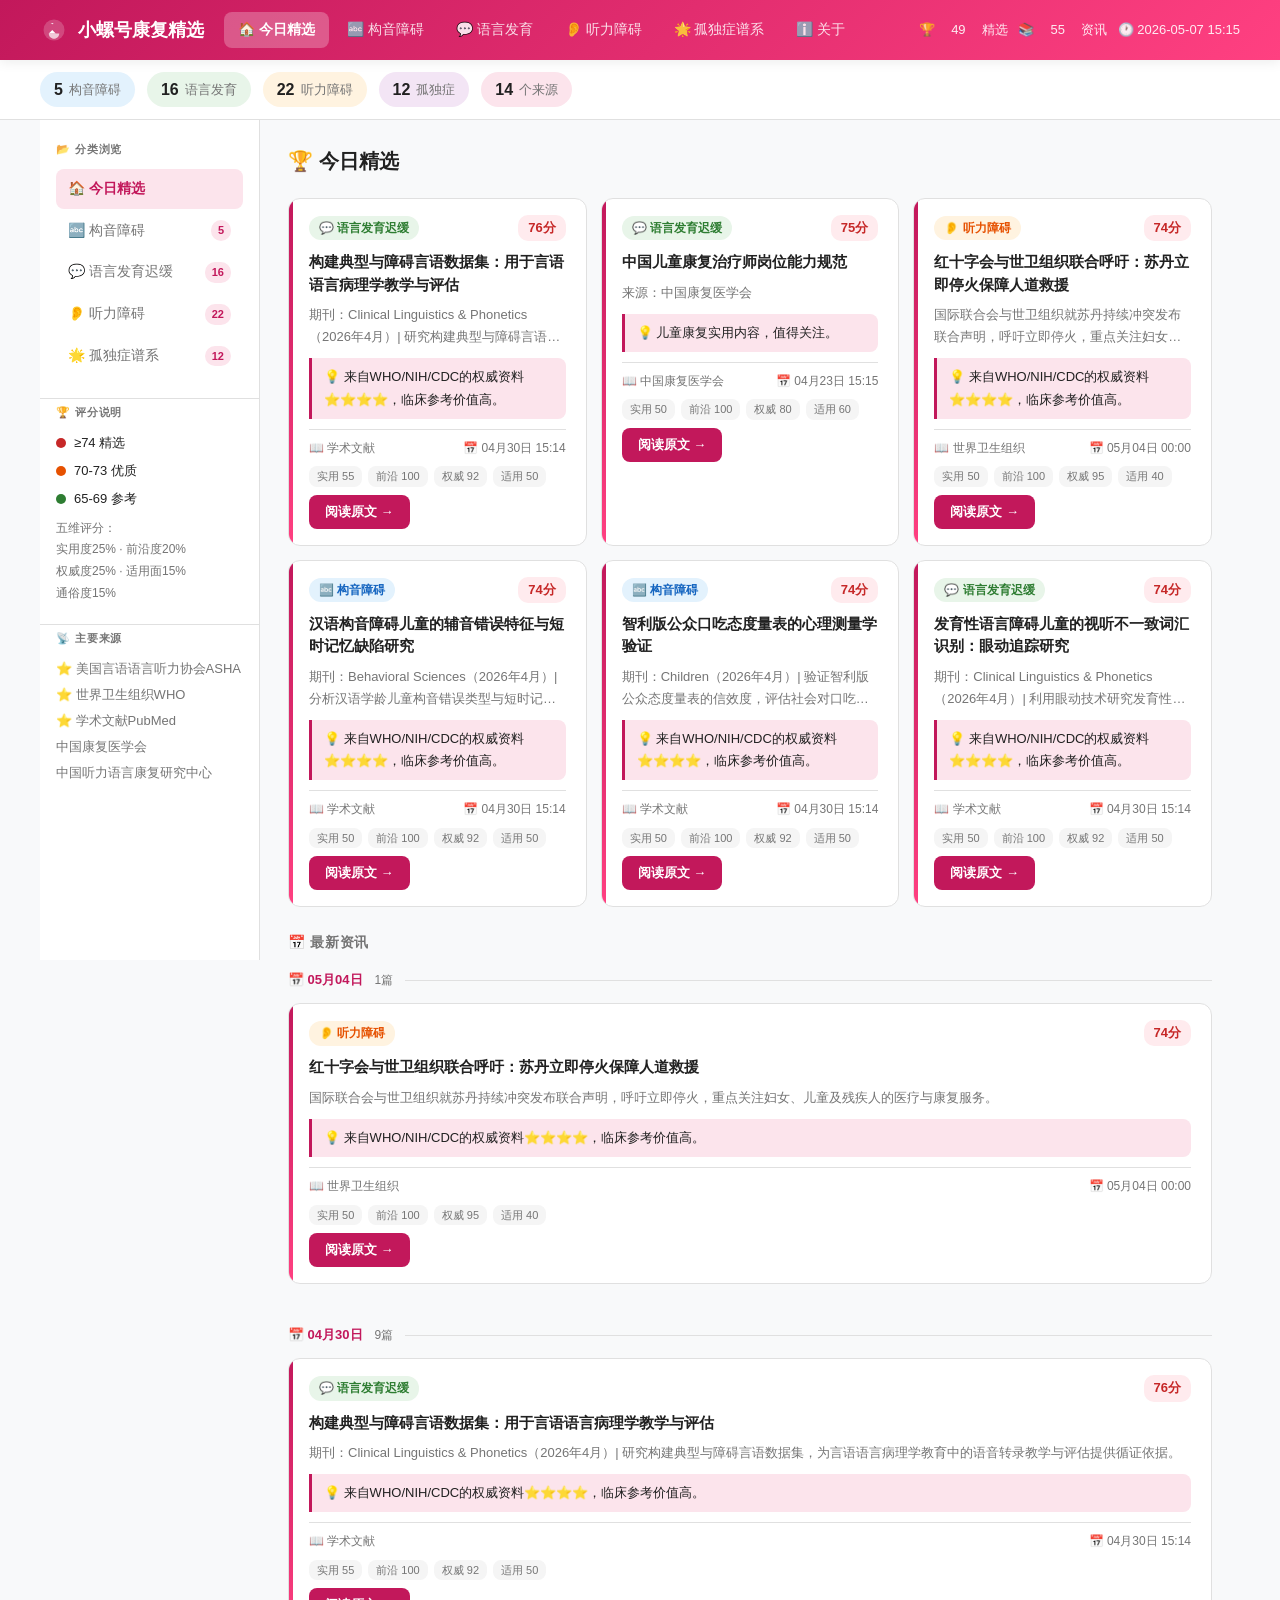
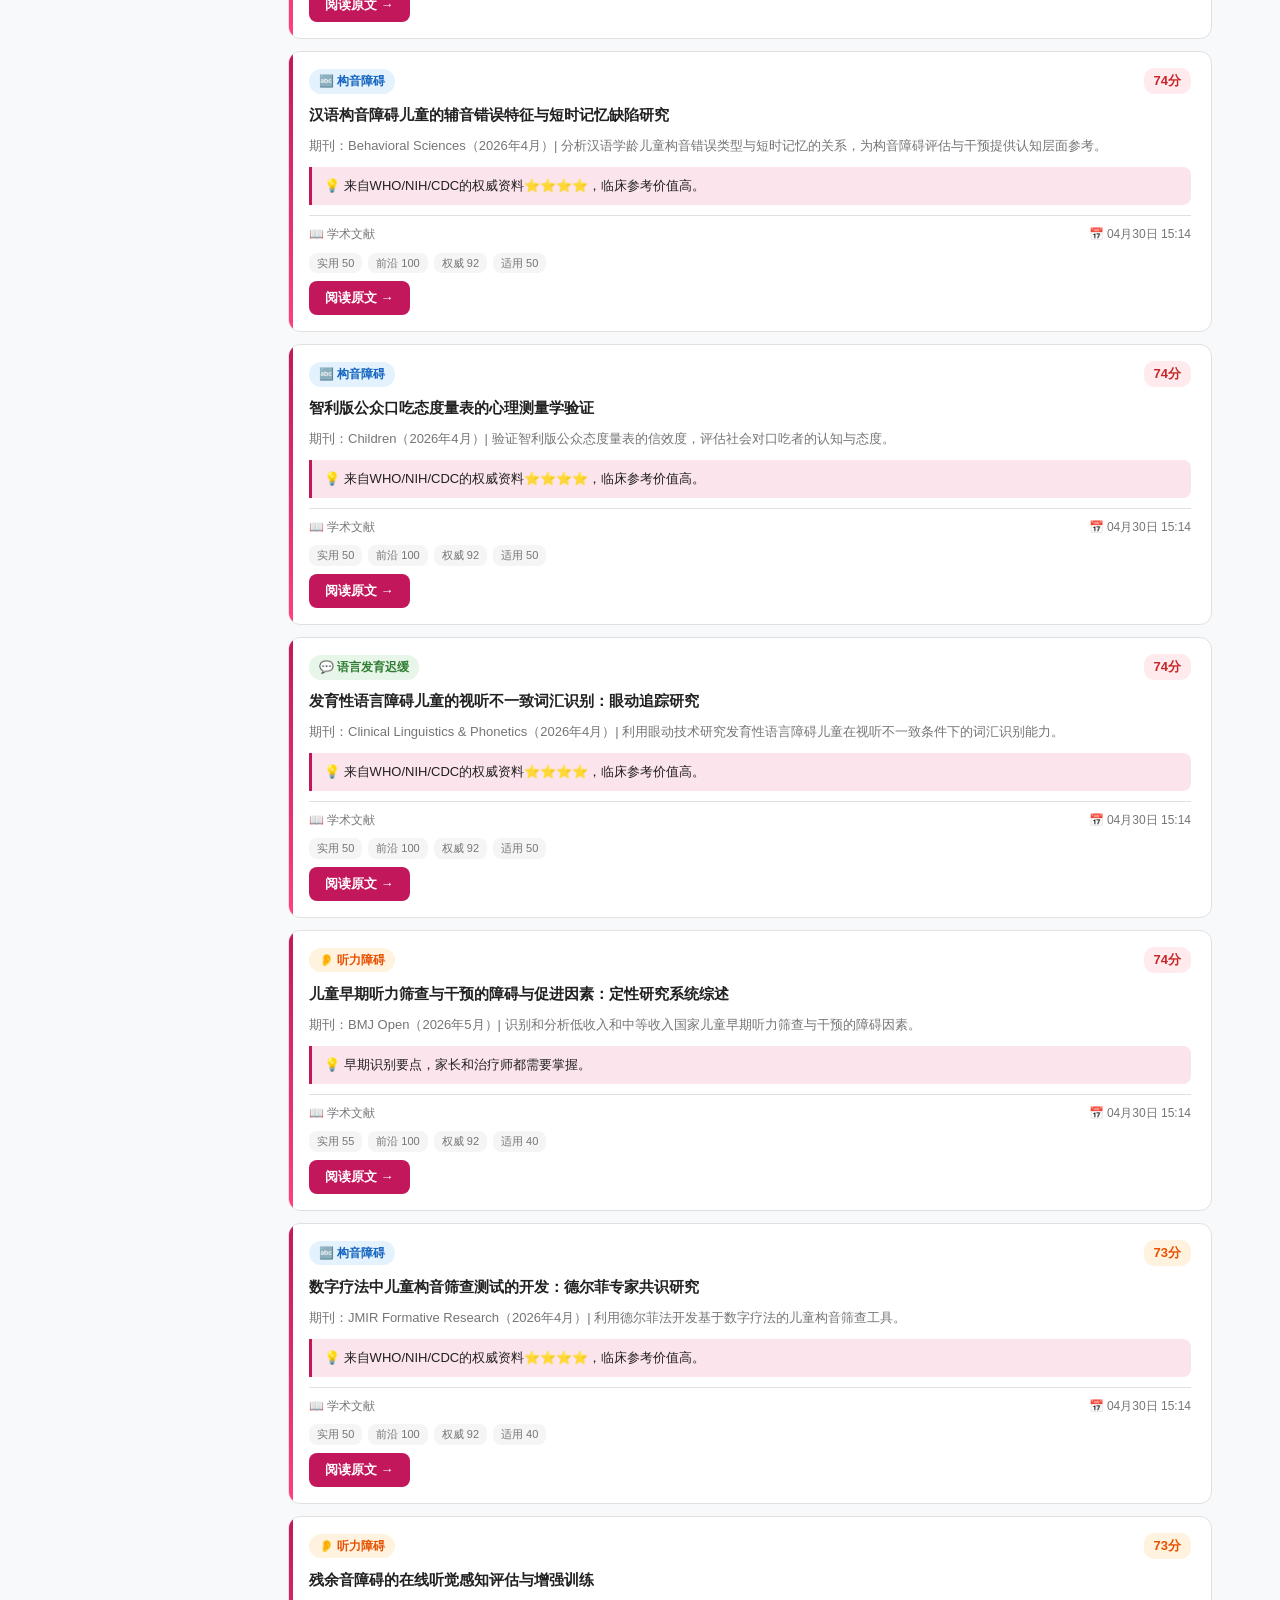
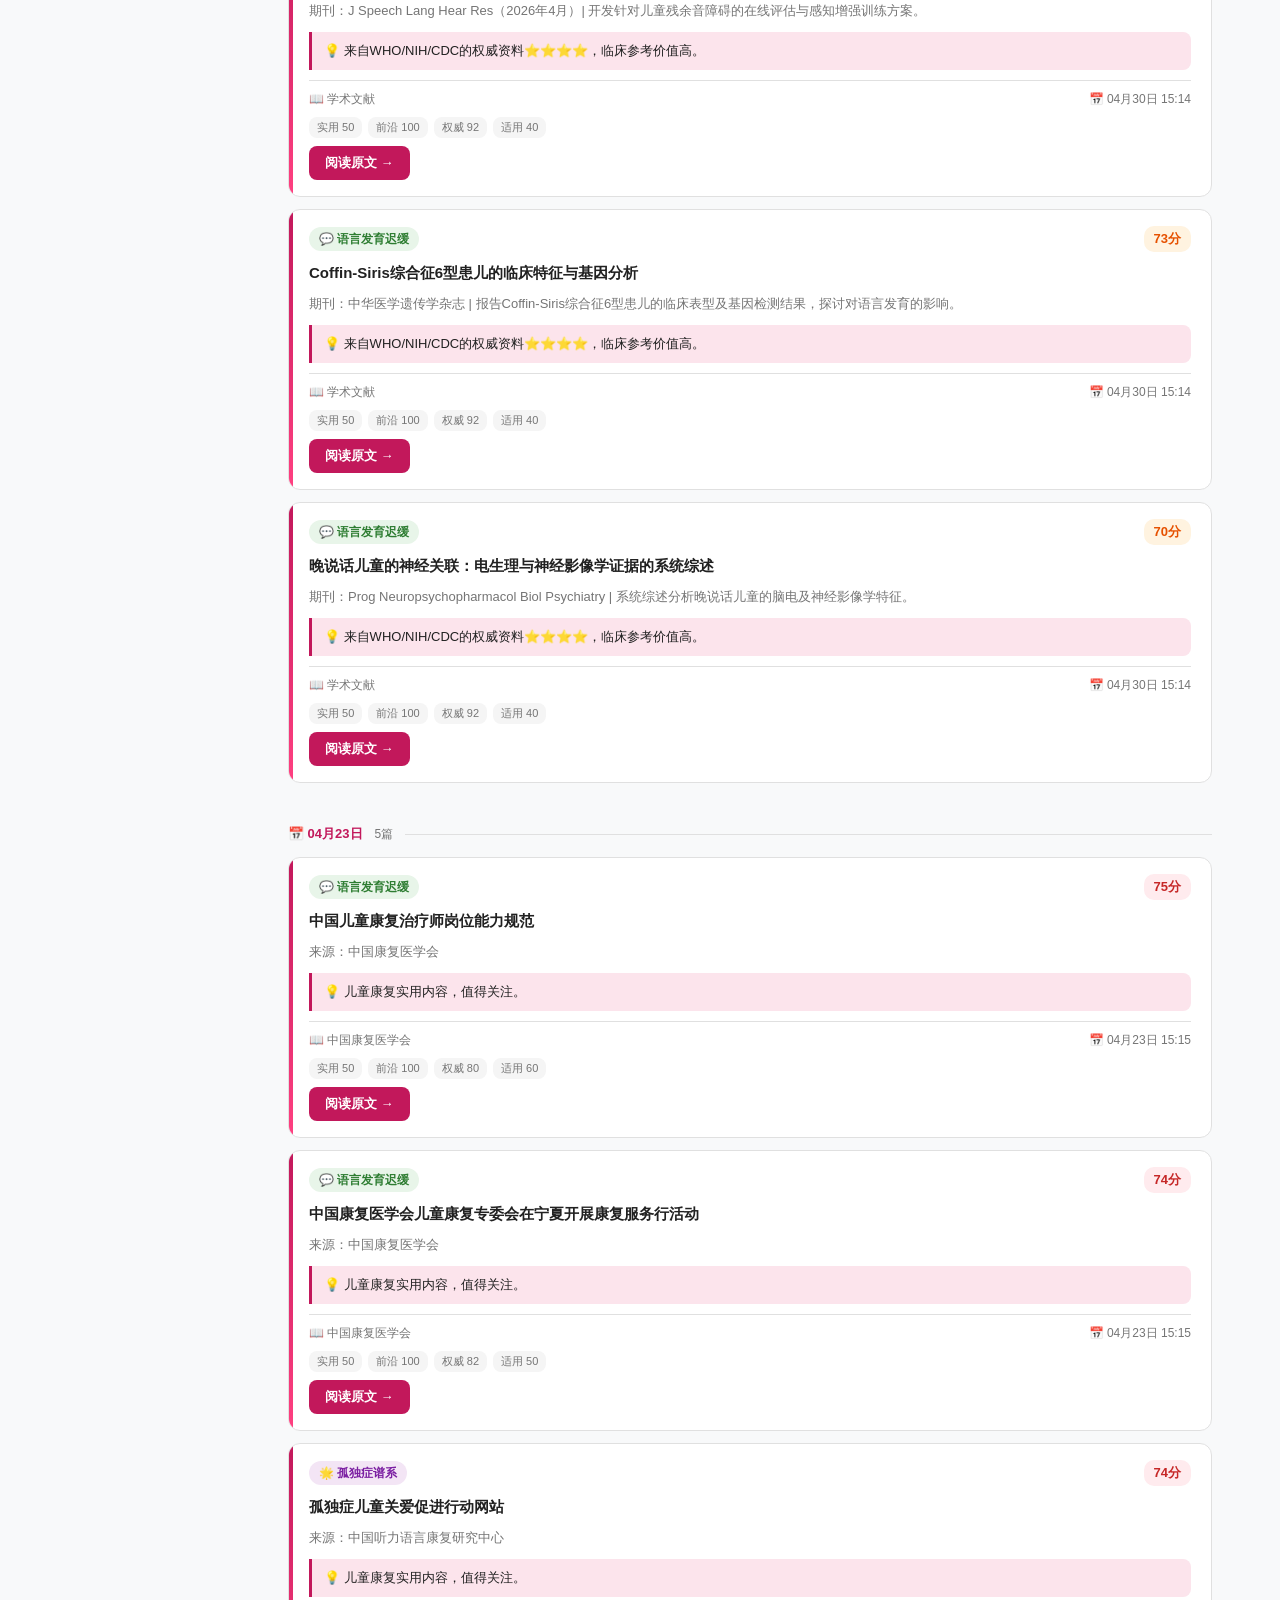
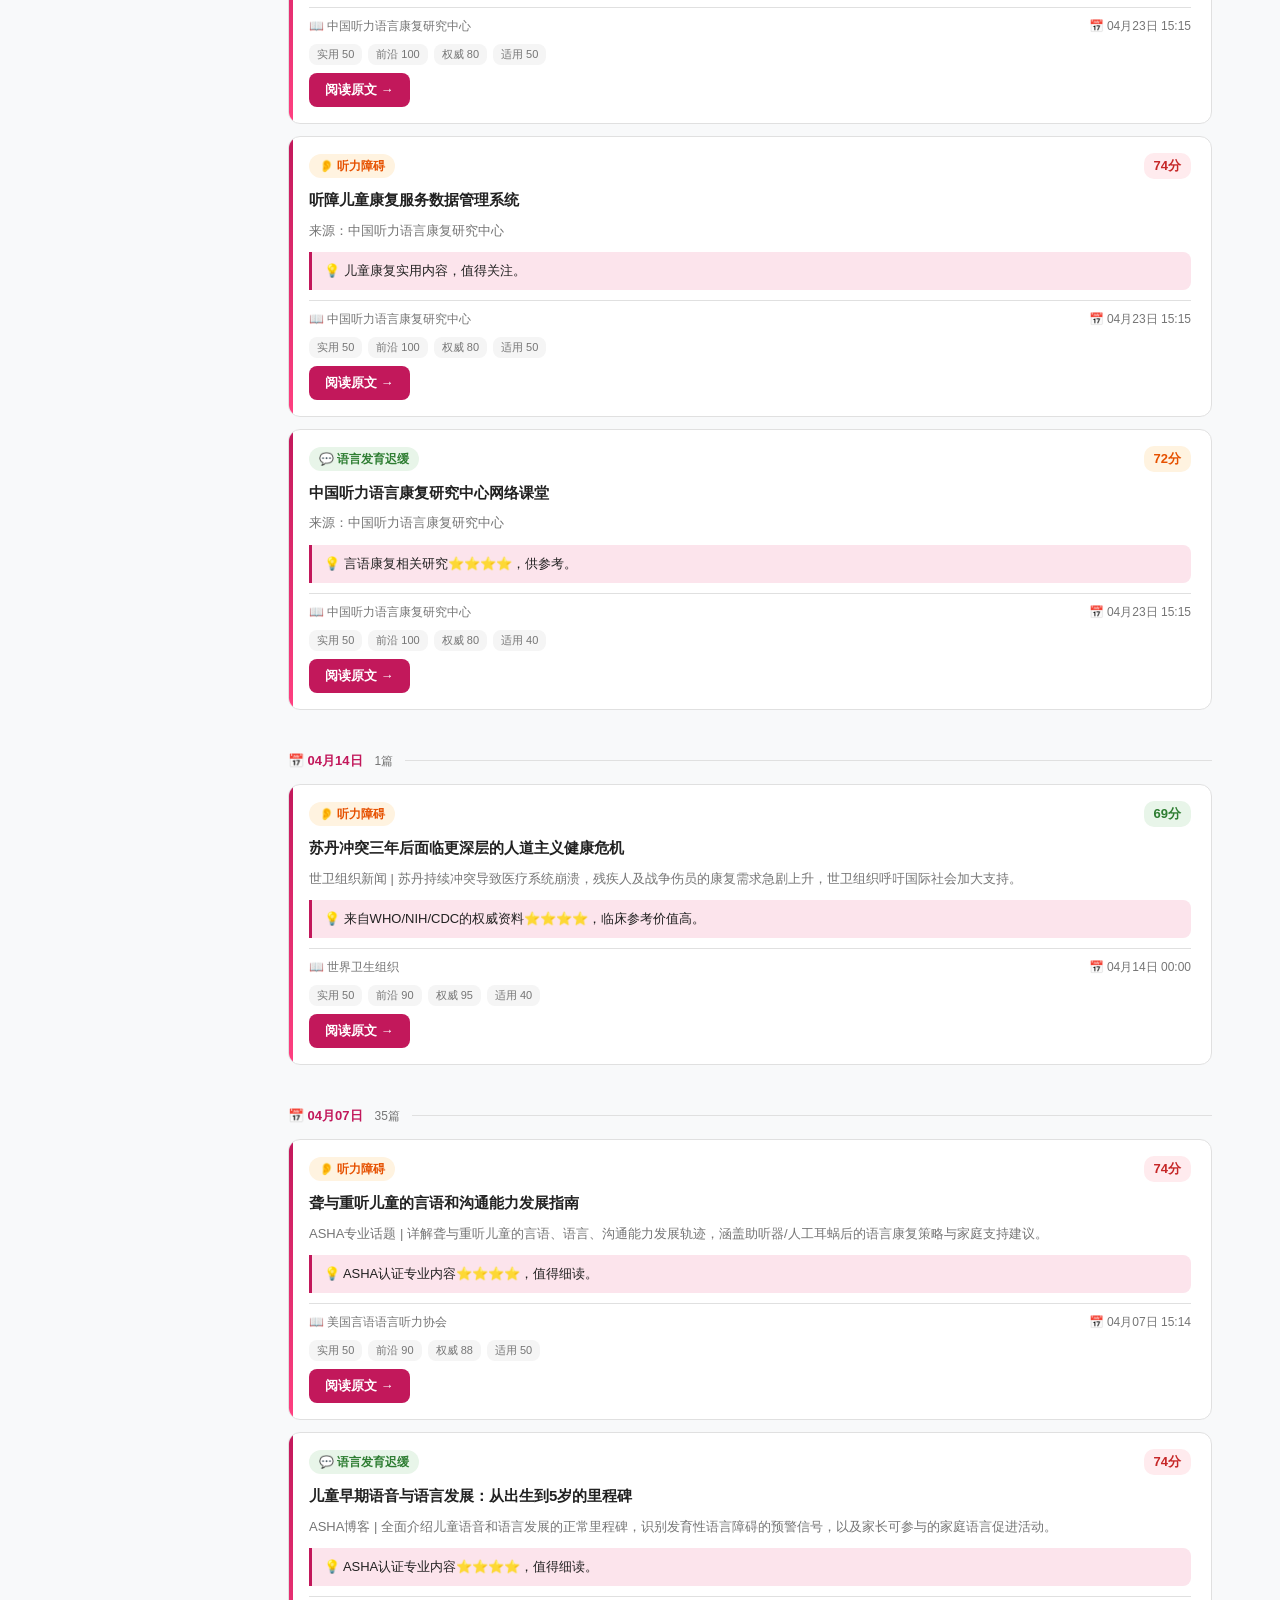
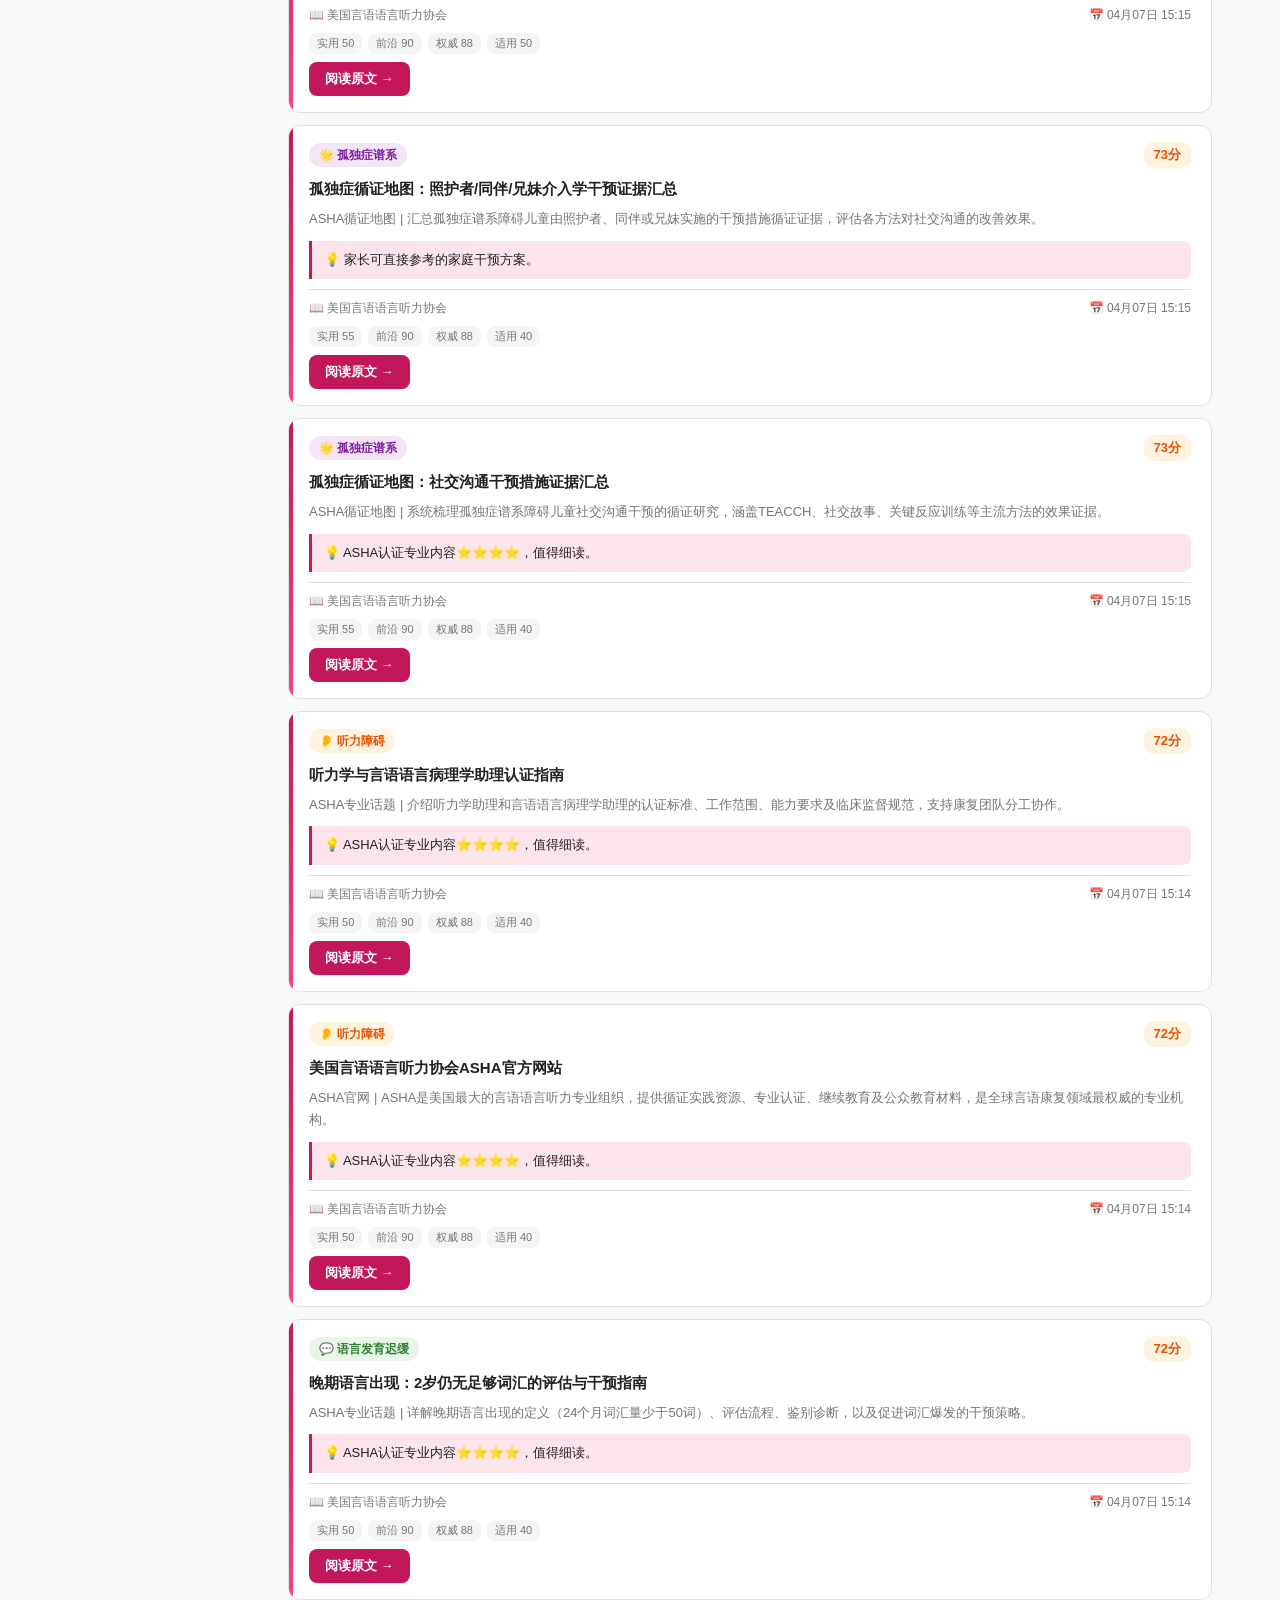
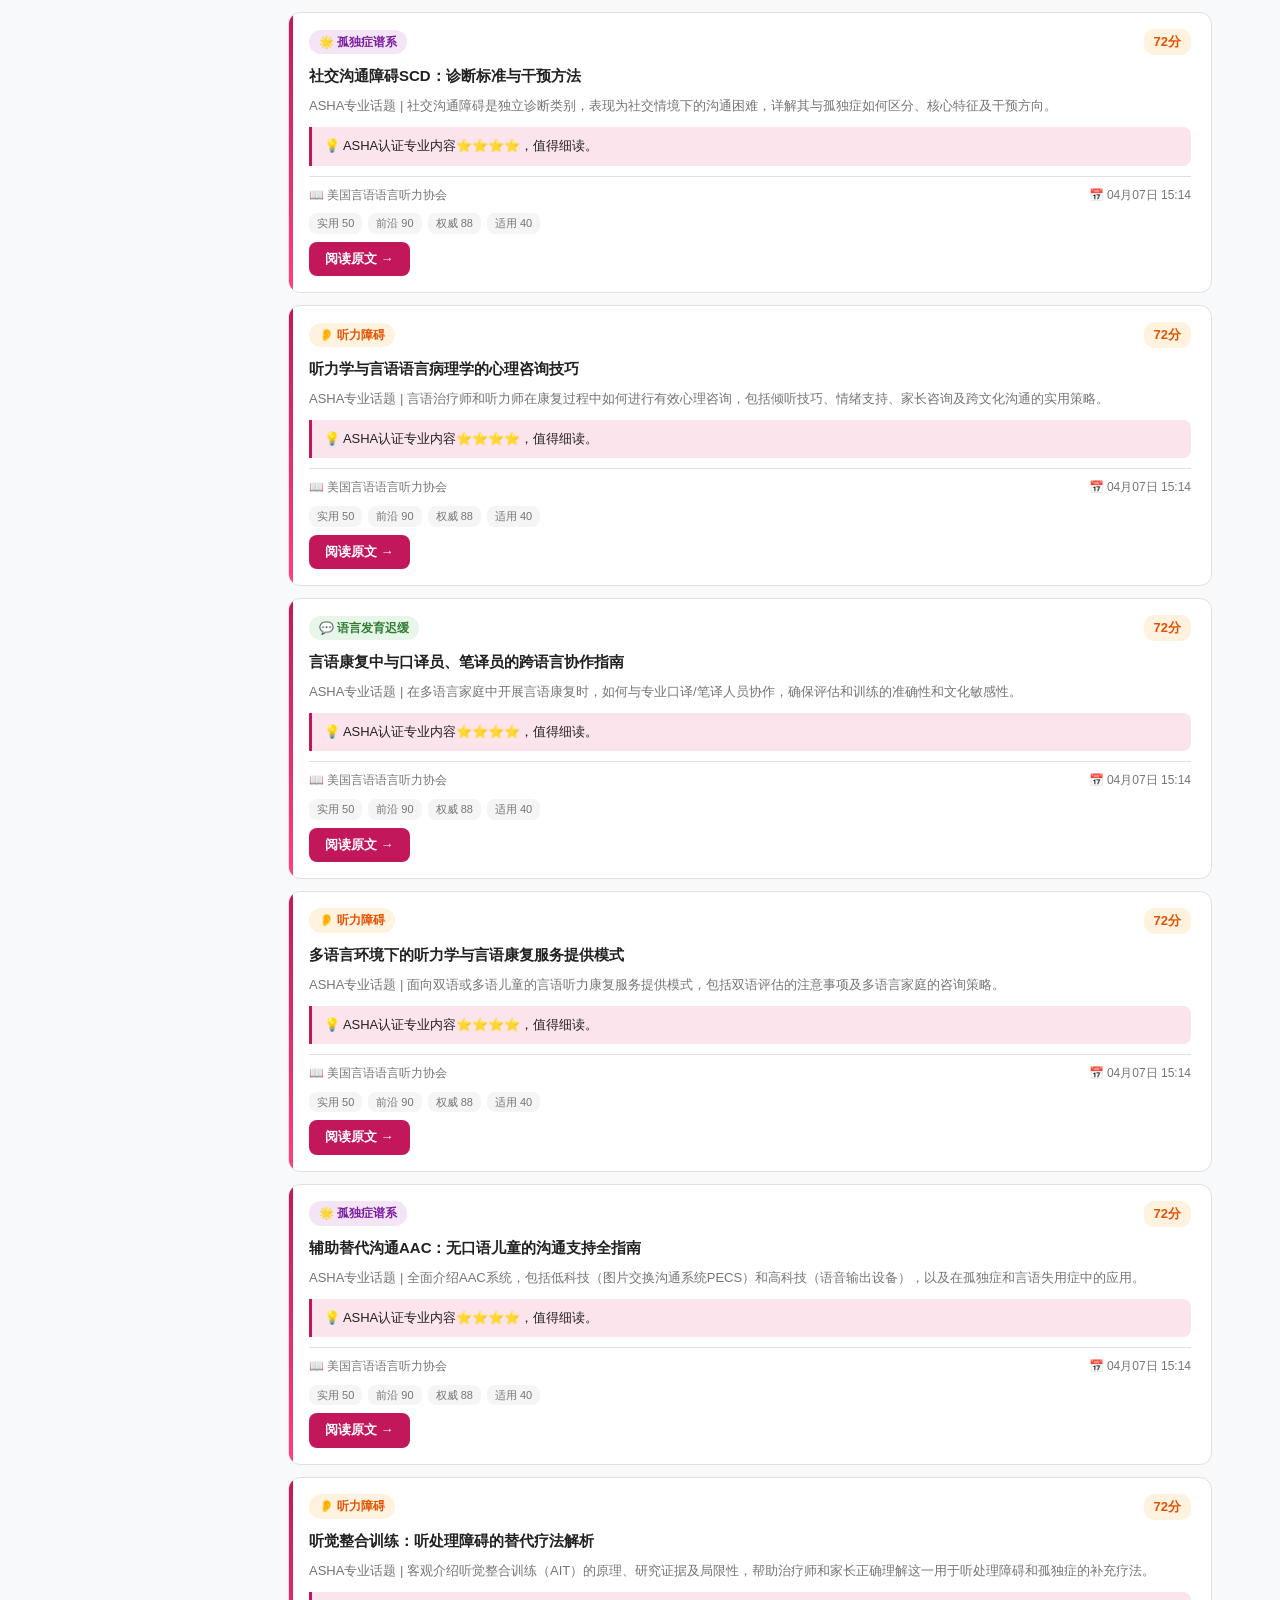
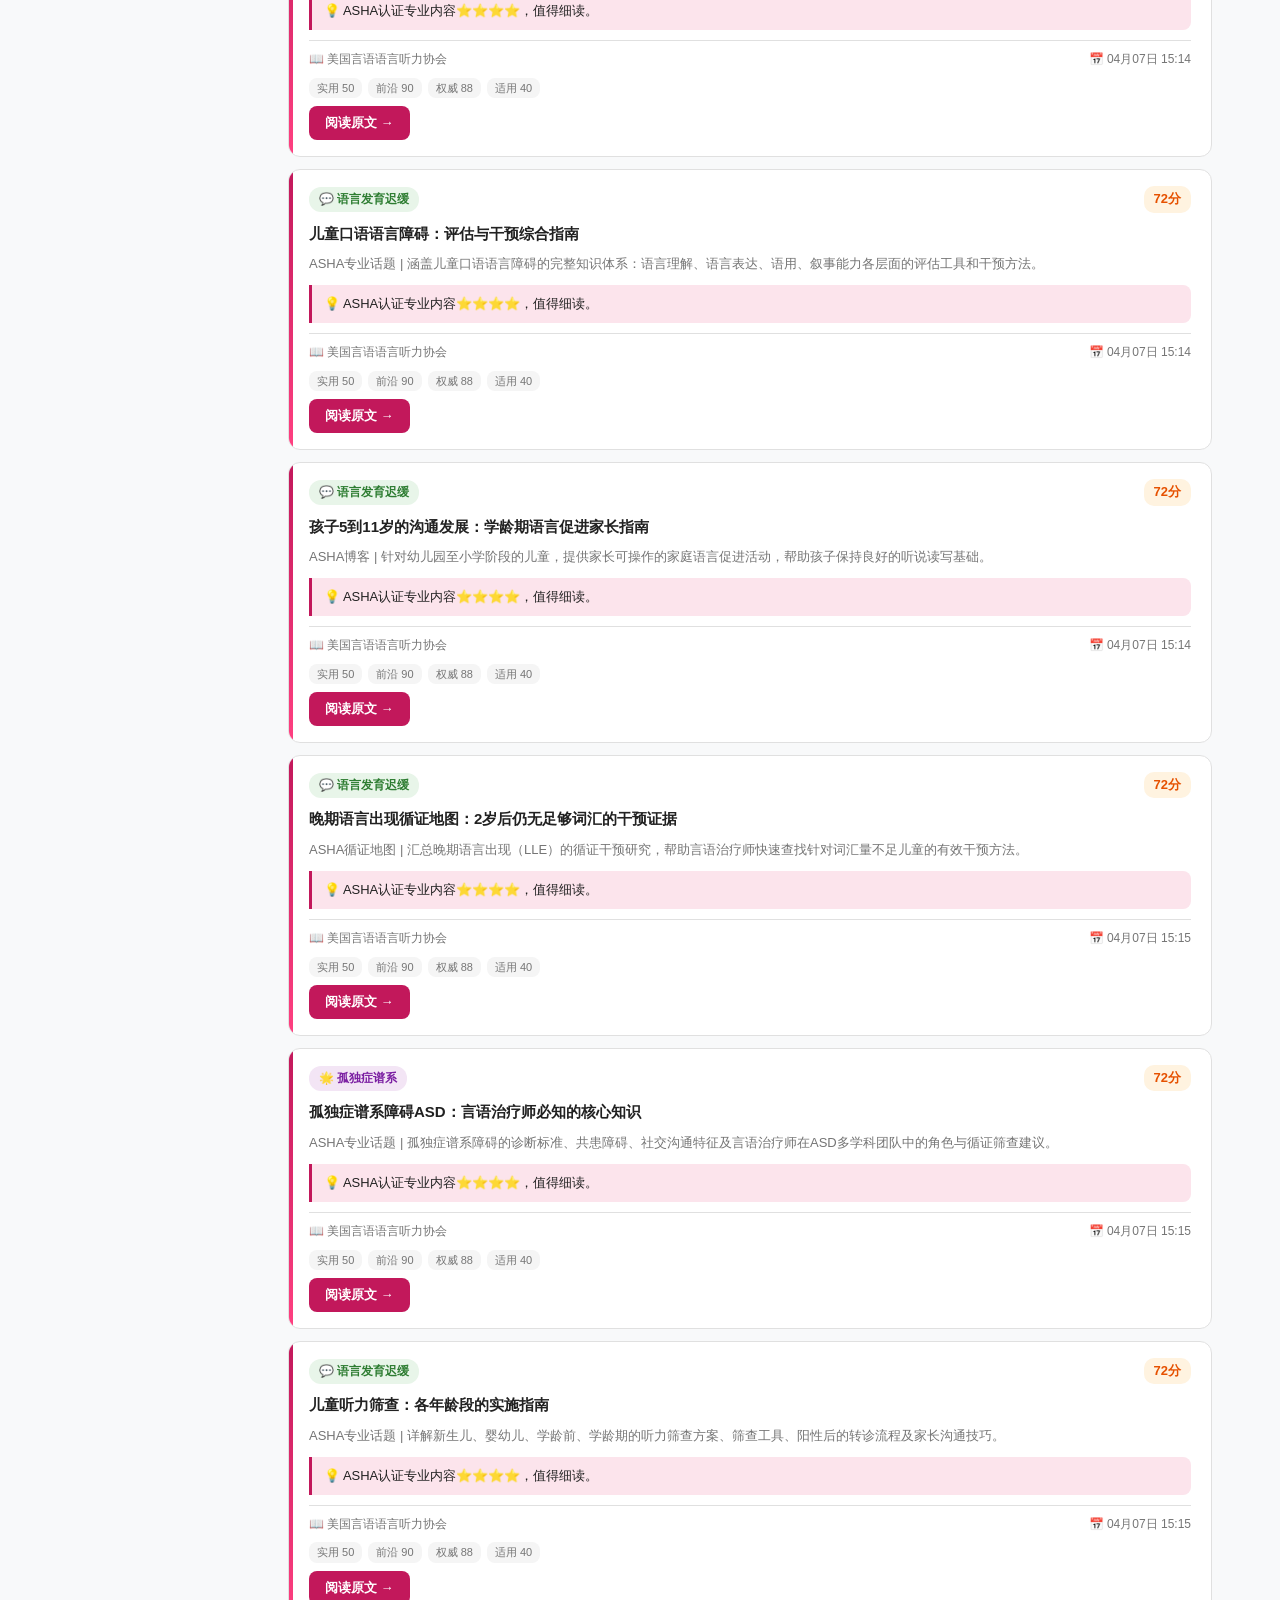
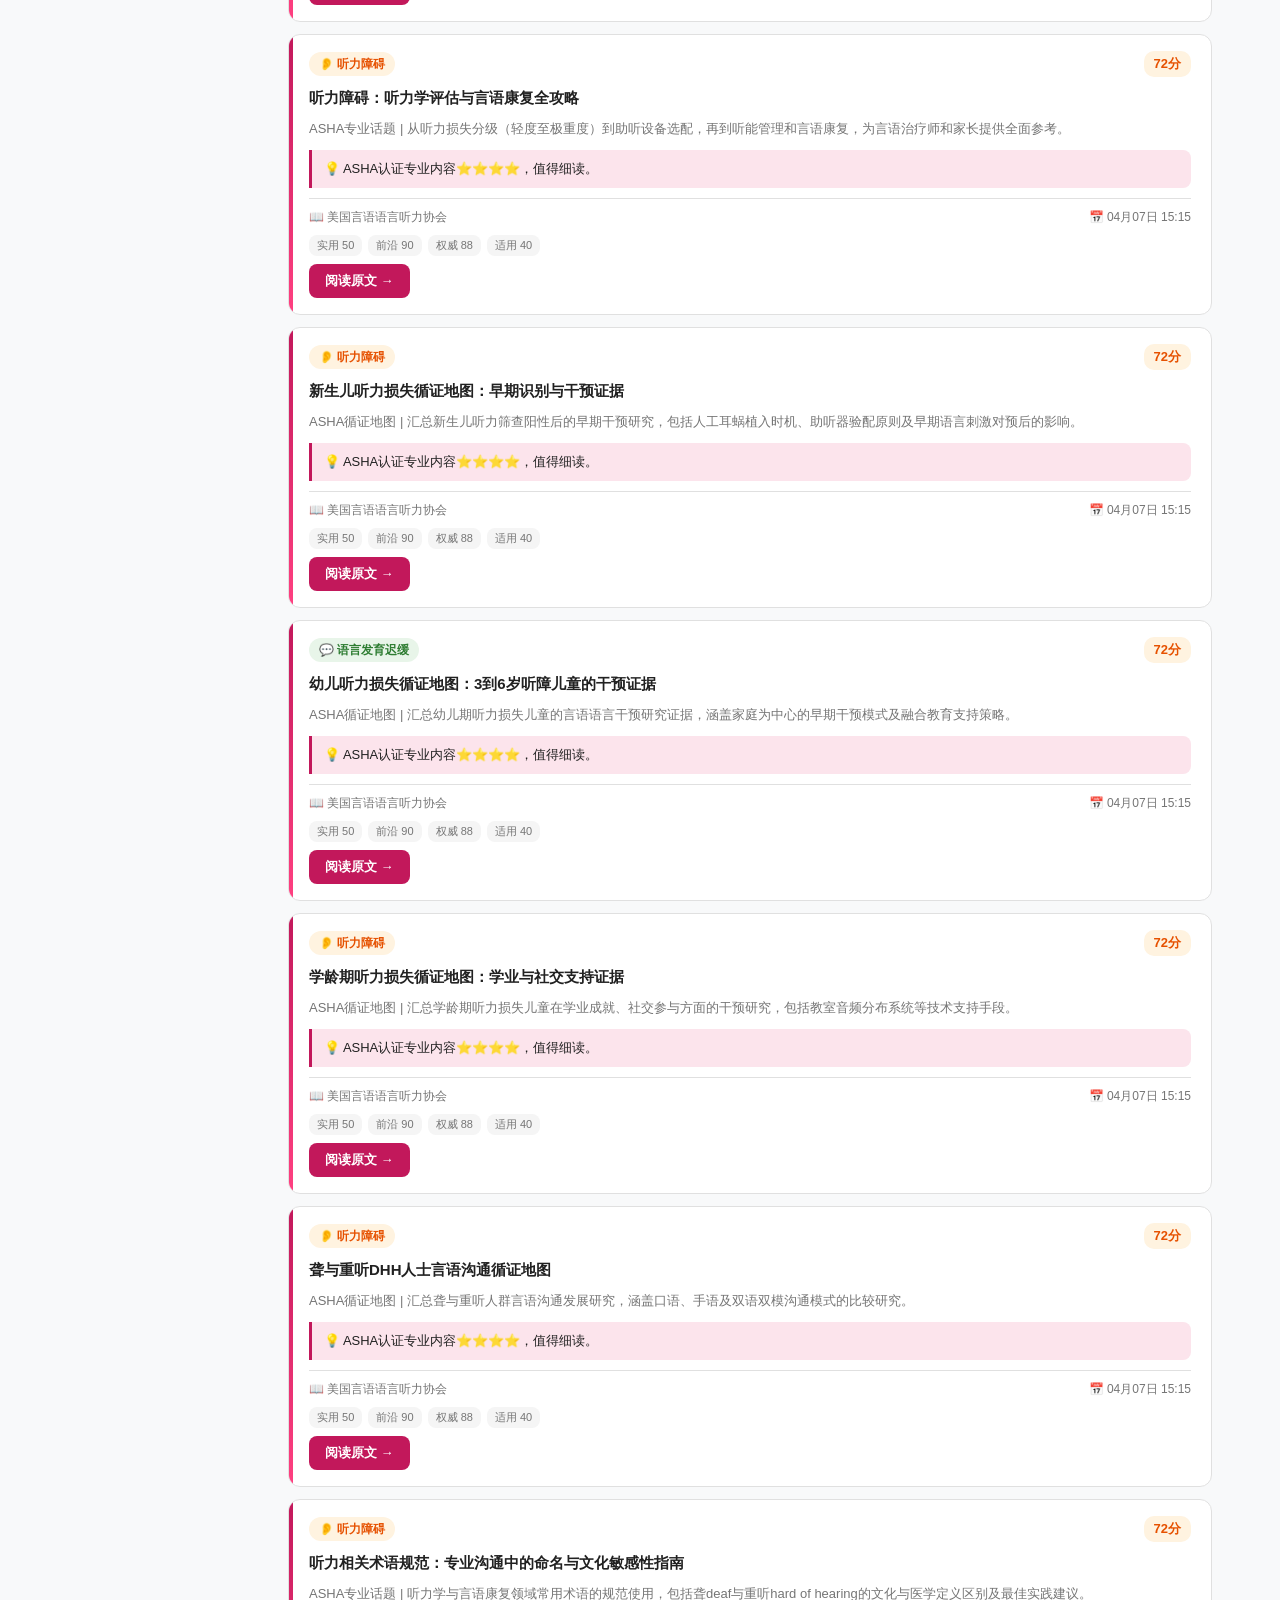
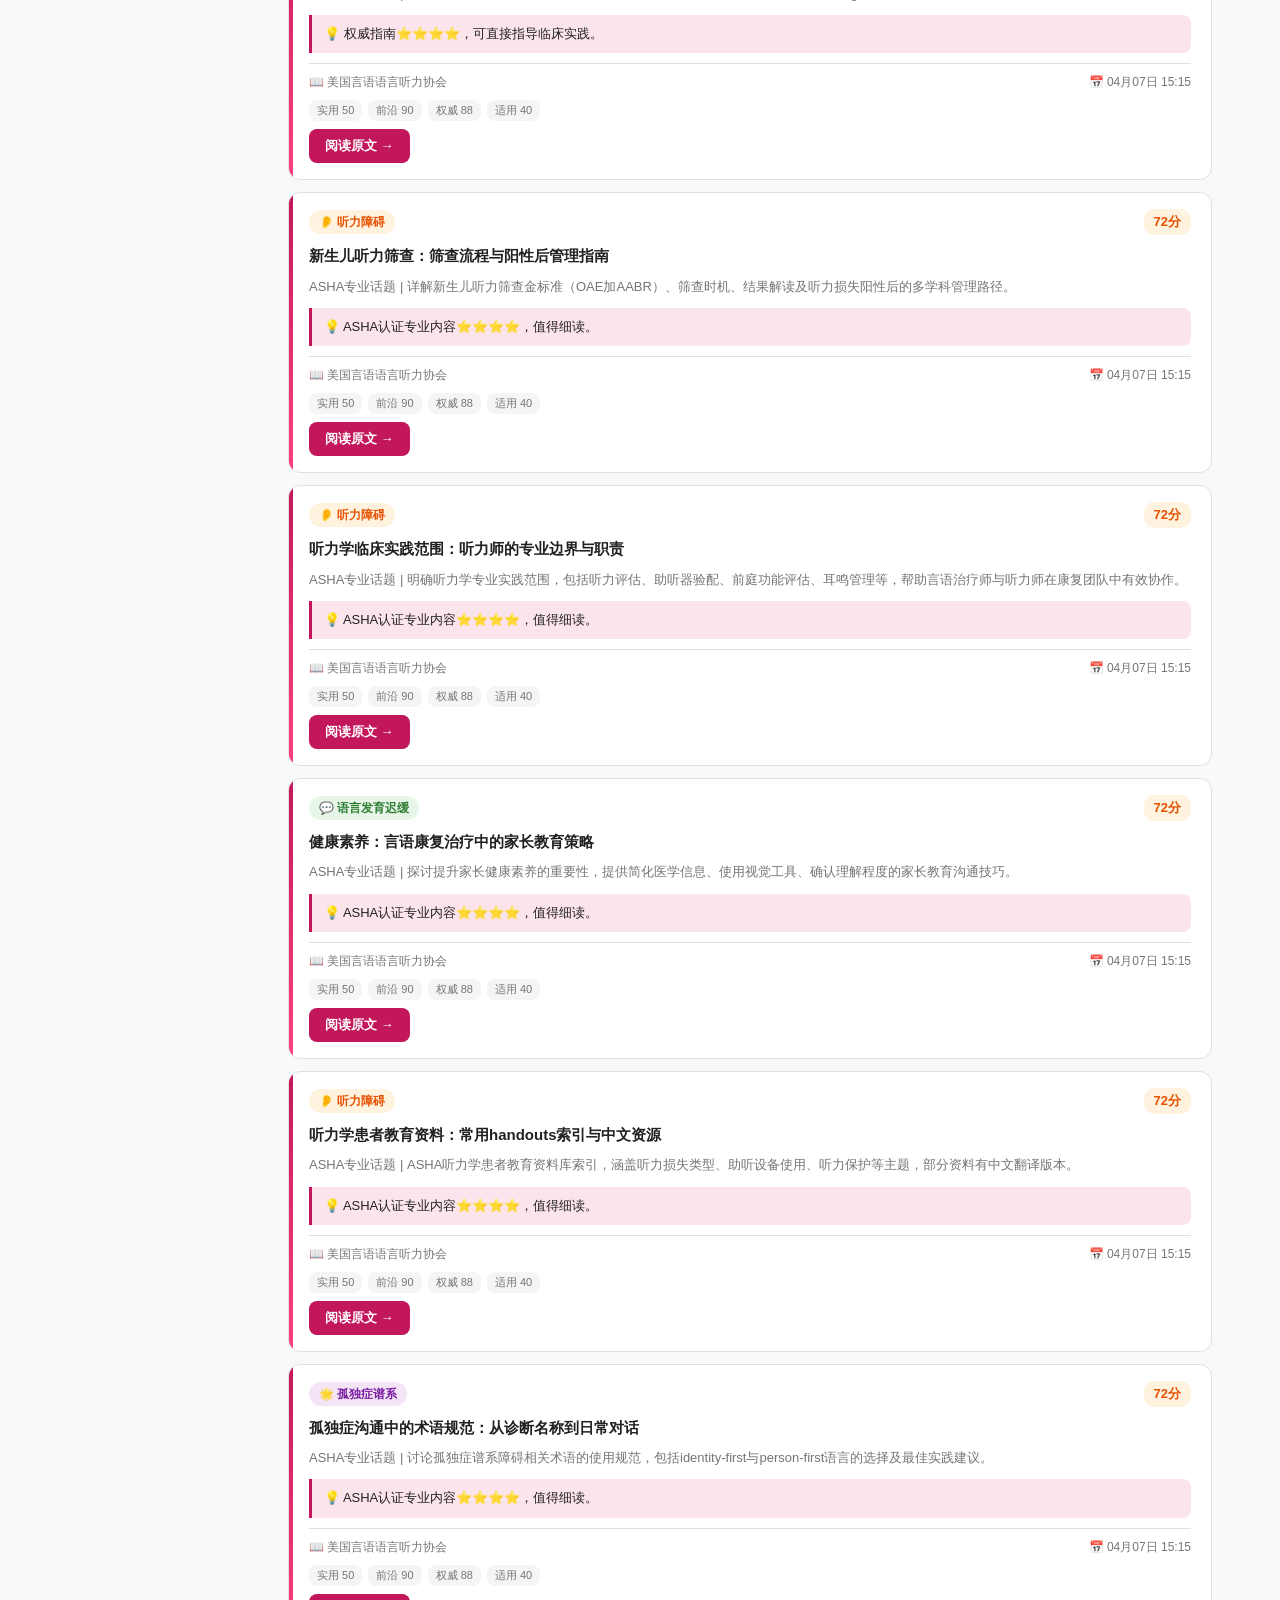
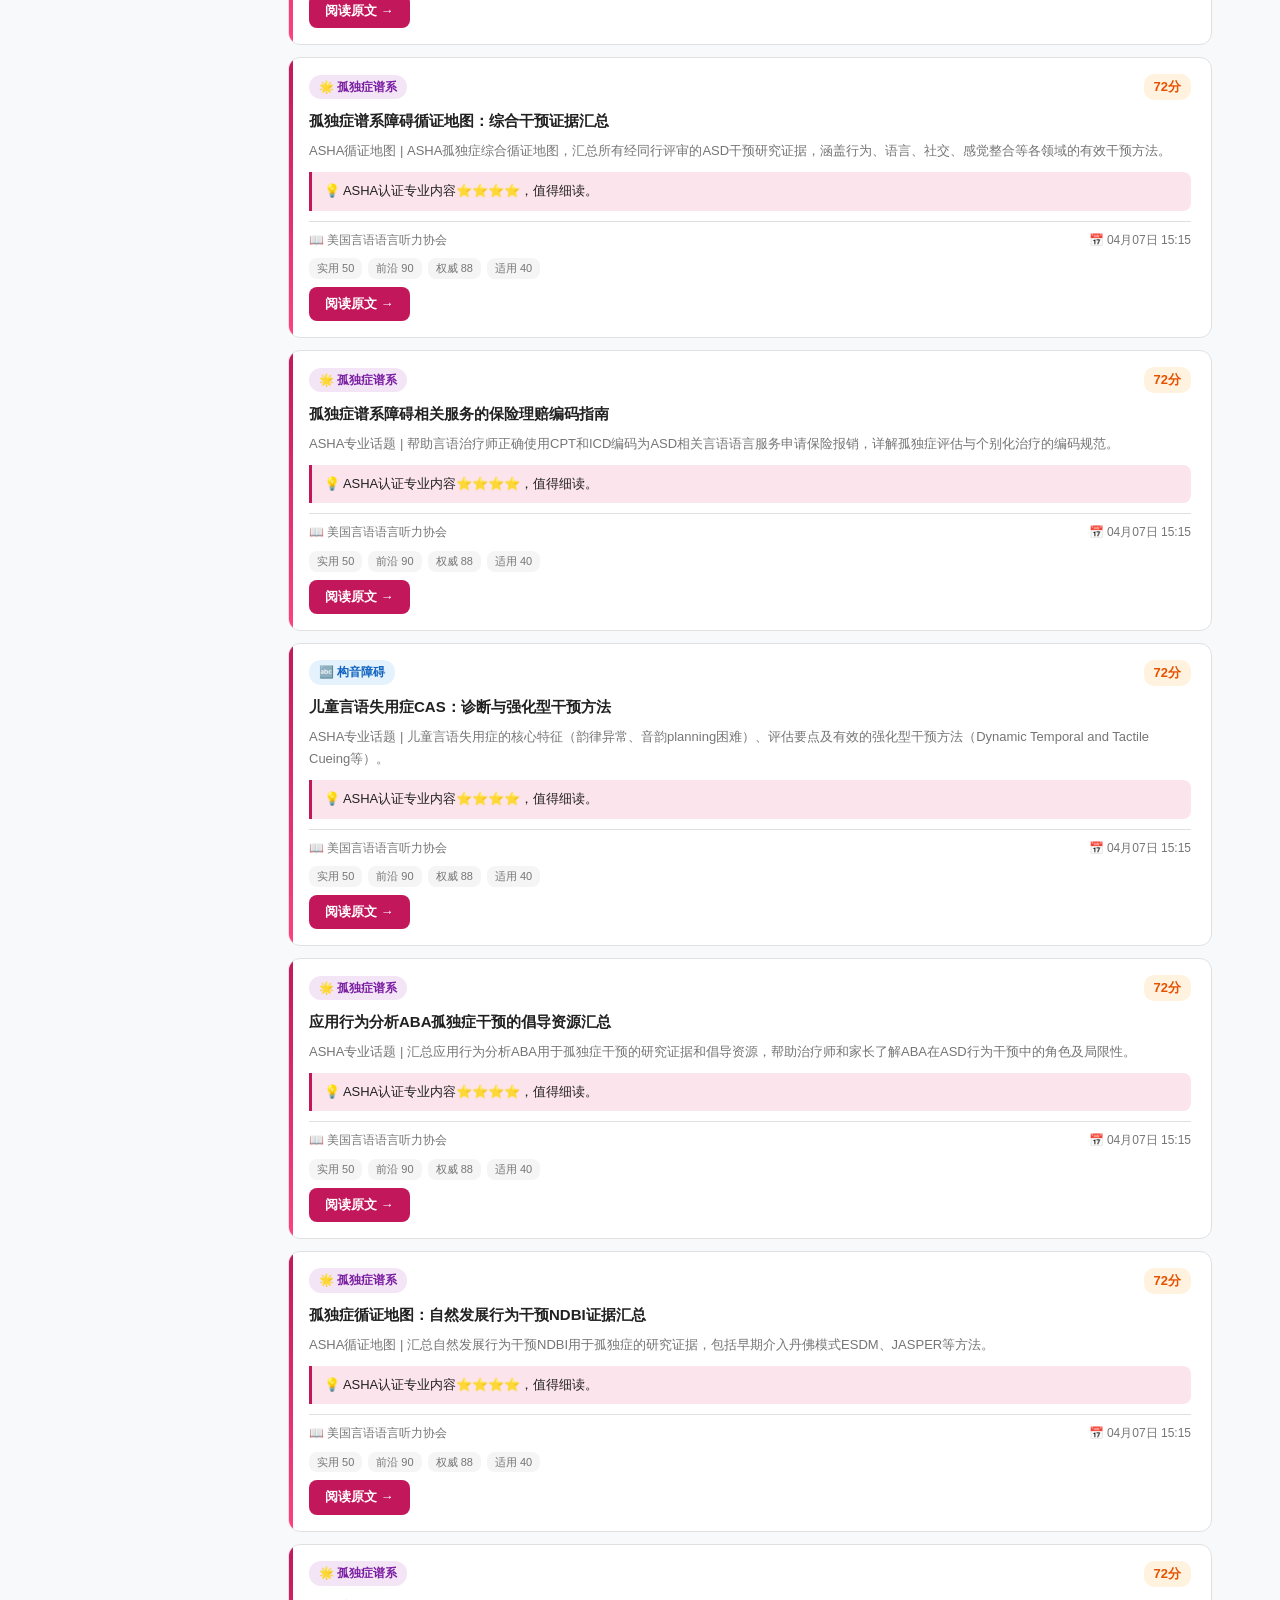
<file: index.html>
<!DOCTYPE html>
<html lang="zh-CN">
<head>
<meta charset="UTF-8">
<meta name="viewport" content="width=device-width, initial-scale=1.0">
<title>小螺号康复精选 — 每日精选言语康复/语言发育迟缓/听力障碍/孤独症资讯</title>
<link rel="icon" href="data:image/svg+xml,<svg xmlns='http://www.w3.org/2000/svg' viewBox='0 0 100 100'><text y='.9em' font-size='90'>🐚</text></svg>">
<style>
:root {
  --primary: #C2185B;
  --primary-light: #E91E8C;
  --primary-bg: #FCE4EC;
  --accent: #FF4081;
  --bg: #F8F9FA;
  --surface: #FFFFFF;
  --border: #E0E0E0;
  --text: #212121;
  --text-muted: #757575;
  --radius: 12px;
  --radius-sm: 8px;
  --shadow: 0 2px 12px rgba(0,0,0,.08);
  --shadow-lg: 0 8px 32px rgba(0,0,0,.12);
}
* { box-sizing: border-box; margin: 0; padding: 0; }
body { font-family: -apple-system, "PingFang SC", "Microsoft YaHei", sans-serif; background: var(--bg); color: var(--text); line-height: 1.7; }
.site-header { background: linear-gradient(135deg, var(--primary), var(--accent)); color: #fff; padding: 0 24px; position: sticky; top: 0; z-index: 100; box-shadow: var(--shadow); }
.header-inner { display: flex; align-items: center; gap: 20px; height: 60px; max-width: 1200px; margin: 0 auto; }
.logo { display: flex; align-items: center; gap: 10px; text-decoration: none; color: #fff; font-size: 18px; font-weight: 700; }
.logo svg { flex-shrink: 0; }
.header-nav { display: flex; gap: 4px; flex: 1; }
.header-nav a { color: rgba(255,255,255,.85); text-decoration: none; padding: 6px 14px; border-radius: var(--radius-sm); font-size: 14px; font-weight: 500; transition: all .2s; }
.header-nav a:hover { background: rgba(255,255,255,.2); color: #fff; }
.header-nav a.active { background: rgba(255,255,255,.25); color: #fff; font-weight: 700; }
.header-stats { display: flex; gap: 16px; font-size: 13px; opacity: .9; }
.stats-bar { background: var(--surface); border-bottom: 1px solid var(--border); padding: 12px 24px; }
.stats-inner { max-width: 1200px; margin: 0 auto; display: flex; gap: 12px; flex-wrap: wrap; }
.stat-pill { display: flex; align-items: center; gap: 6px; padding: 4px 14px; border-radius: 20px; font-size: 13px; }
.stat-num { font-weight: 800; font-size: 16px; }
.stat-label { color: var(--text-muted); }
.container { max-width: 1200px; margin: 0 auto; }
.content-grid { display: grid; grid-template-columns: 220px 1fr; gap: 0; min-height: calc(100vh - 120px); }
.sidebar { background: var(--surface); border-right: 1px solid var(--border); padding: 20px 0; position: sticky; top: 60px; height: calc(100vh - 60px); overflow-y: auto; }
.sidebar-section { padding: 0 16px 20px; border-bottom: 1px solid var(--border); margin-bottom: 4px; }
.sidebar-section:last-child { border-bottom: none; }
.sidebar-title { font-size: 11px; font-weight: 700; color: var(--text-muted); text-transform: uppercase; letter-spacing: .08em; margin-bottom: 10px; }
.sidebar-nav { list-style: none; }
.sidebar-nav li { margin-bottom: 2px; }
.sidebar-nav a { display: flex; align-items: center; gap: 8px; padding: 8px 12px; border-radius: var(--radius-sm); text-decoration: none; color: var(--text-muted); font-size: 14px; transition: all .2s; }
.sidebar-nav a:hover { background: var(--primary-bg); color: var(--primary); }
.sidebar-nav a.active { background: var(--primary-bg); color: var(--primary); font-weight: 700; }
.badge { background: var(--primary-bg); color: var(--primary); font-size: 11px; font-weight: 700; padding: 1px 7px; border-radius: 10px; margin-left: auto; }
.score-legend { display: flex; flex-direction: column; gap: 6px; margin-bottom: 8px; }
.legend-item { display: flex; align-items: center; gap: 8px; font-size: 13px; }
.legend-dot { width: 10px; height: 10px; border-radius: 50%; flex-shrink: 0; }
.sidebar-desc { font-size: 12px; color: var(--text-muted); line-height: 1.8; }
.source-list { display: flex; flex-direction: column; gap: 4px; }
.source-item { font-size: 13px; color: var(--text-muted); }
.articles-area { padding: 24px 28px; }
.articles-header { display: flex; align-items: center; justify-content: space-between; margin-bottom: 20px; flex-wrap: wrap; gap: 12px; }
.section-title { font-size: 20px; font-weight: 700; color: var(--text); }
.articles-controls { display: flex; gap: 10px; align-items: center; }
.search-input { padding: 8px 14px; border: 1px solid var(--border); border-radius: var(--radius-sm); font-size: 14px; width: 220px; outline: none; transition: border-color .2s; }
.search-input:focus { border-color: var(--primary); }
.filter-select { padding: 8px 12px; border: 1px solid var(--border); border-radius: var(--radius-sm); font-size: 14px; outline: none; background: #fff; cursor: pointer; }
.subsection-title { font-size: 14px; font-weight: 700; color: var(--text-muted); text-transform: uppercase; letter-spacing: .05em; margin-bottom: 14px; margin-top: 0; }
.date-group { margin-bottom: 28px; }
.date-label-row { display: flex; align-items: center; gap: 12px; margin-bottom: 12px; }
.date-label { font-size: 13px; font-weight: 700; color: var(--primary); white-space: nowrap; }
.date-label-row::after { content: ''; flex: 1; height: 1px; background: var(--border); }
.date-count { font-size: 12px; color: var(--text-muted); white-space: nowrap; }
.date-articles { display: flex; flex-direction: column; gap: 12px; }
.article-card { background: var(--surface); border: 1px solid var(--border); border-radius: var(--radius); padding: 16px 20px; transition: box-shadow .2s, transform .2s; position: relative; overflow: hidden; }
.article-card:hover { box-shadow: var(--shadow-lg); transform: translateY(-2px); }
.article-card::before { content: ''; position: absolute; left: 0; top: 0; bottom: 0; width: 4px; background: linear-gradient(to bottom, var(--primary), var(--accent)); border-radius: 0 2px 2px 0; }
.card-header { display: flex; align-items: center; justify-content: space-between; margin-bottom: 10px; gap: 10px; }
.cat-badge { display: inline-flex; align-items: center; gap: 4px; padding: 2px 10px; border-radius: 12px; font-size: 12px; font-weight: 600; }
.cat-articulation { background: #E3F2FD; color: #1565C0; }
.cat-language { background: #E8F5E9; color: #2E7D32; }
.cat-hearing { background: #FFF3E0; color: #E65100; }
.cat-autism { background: #F3E5F5; color: #7B1FA2; }
.score-badge { display: inline-flex; align-items: center; padding: 2px 10px; border-radius: 10px; font-size: 13px; font-weight: 800; }
.score-top { background: #FFEBEE; color: #C62828; }
.score-high { background: #FFF3E0; color: #E65100; }
.score-mid { background: #E8F5E9; color: #2E7D32; }
.card-title { font-size: 15px; font-weight: 600; margin-bottom: 8px; line-height: 1.5; }
.card-title a { color: var(--text); text-decoration: none; transition: color .2s; }
.card-title a:hover { color: var(--primary); }
.card-summary { font-size: 13px; color: var(--text-muted); line-height: 1.7; margin-bottom: 10px; display: -webkit-box; -webkit-line-clamp: 2; -webkit-box-orient: vertical; overflow: hidden; }
.card-reason { background: var(--primary-bg); border-left: 3px solid var(--primary); padding: 8px 12px; border-radius: 0 var(--radius-sm) var(--radius-sm) 0; font-size: 13px; color: var(--text); margin-bottom: 10px; }
.card-footer { display: flex; align-items: center; justify-content: space-between; font-size: 12px; color: var(--text-muted); padding-top: 8px; border-top: 1px solid var(--border); }
.card-scores { display: flex; gap: 6px; margin: 8px 0; flex-wrap: wrap; }
.score-dim { background: #f5f5f5; padding: 1px 8px; border-radius: 8px; font-size: 11px; color: var(--text-muted); }
.score-dim.ok { background: #E8F5E9; color: #2E7D32; }
.read-btn { display: inline-flex; align-items: center; padding: 6px 16px; border-radius: var(--radius-sm); background: var(--primary); color: #fff; text-decoration: none; font-size: 13px; font-weight: 600; transition: opacity .2s; }
.read-btn:hover { opacity: .8; }
.site-footer { background: var(--surface); border-top: 1px solid var(--border); padding: 20px 24px; text-align: center; }
.footer-inner { max-width: 1200px; margin: 0 auto; }
.site-footer p { font-size: 13px; color: var(--text-muted); }
.selected-grid { display: grid; grid-template-columns: repeat(auto-fill, minmax(280px, 1fr)); gap: 14px; margin-bottom: 24px; }
.about-content { max-width: 760px; padding: 36px 28px; }
.about-content h2 { font-size: 20px; margin: 28px 0 10px; color: var(--text); }
.about-content p { font-size: 15px; color: var(--text-muted); margin-bottom: 10px; }
.source-table { width: 100%; border-collapse: collapse; margin: 16px 0; font-size: 14px; }
.source-table th, .source-table td { padding: 10px 14px; text-align: left; border-bottom: 1px solid var(--border); }
.source-table th { background: var(--primary-bg); color: var(--primary); font-weight: 700; }
.source-table tr:hover { background: #FAFAFA; }
.status-ok { color: #2E7D32; font-weight: 700; }
@media (max-width: 768px) { .content-grid { grid-template-columns: 1fr; } .sidebar { position: static; height: auto; border-right: none; border-bottom: 1px solid var(--border); } .header-nav { display: none; } .header-stats { display: none; } .articles-area { padding: 16px; } }
</style>
</head>
<body>
<header class="site-header">
  <div class="header-inner">
    <a href="index.html" class="logo">
      <svg width="28" height="28" viewBox="0 0 32 32" fill="none">
        <circle cx="16" cy="16" r="12" fill="rgba(255,255,255,.2)"/>
        <path d="M16 8c-1.1 0-2 .9-2 2v6l-4 4h8l-4-4v-6c0-1.1-.9-2-2-2z" fill="#fff"/>
        <path d="M10 20c0 3.3 2.7 6 6 6s6-2.7 6-6H10z" fill="rgba(255,255,255,.7)"/>
      </svg>
      小螺号康复精选
    </a>
    <nav class="header-nav"><a href="index.html" class="active">🏠 今日精选</a><a href="articulation.html" class="">🔤 构音障碍</a><a href="language.html" class="">💬 语言发育</a><a href="hearing.html" class="">👂 听力障碍</a><a href="autism.html" class="">🌟 孤独症谱系</a><a href="about.html" class="">ℹ️ 关于</a></nav>
    <div class="header-stats">🏆 <span>49</span> 精选 &nbsp; 📚 <span>55</span> 资讯 &nbsp; 🕐 2026-05-07 15:15</div>
  </div>
</header>
<div class="stats-bar">
  <div class="stats-inner">
    <div class="stat-pill" style="background:#E3F2FD"><span class="stat-num">5</span><span class="stat-label">构音障碍</span></div>
    <div class="stat-pill" style="background:#E8F5E9"><span class="stat-num">16</span><span class="stat-label">语言发育</span></div>
    <div class="stat-pill" style="background:#FFF3E0"><span class="stat-num">22</span><span class="stat-label">听力障碍</span></div>
    <div class="stat-pill" style="background:#F3E5F5"><span class="stat-num">12</span><span class="stat-label">孤独症</span></div>
    <div class="stat-pill" style="background:#FCE4EC"><span class="stat-num">14</span><span class="stat-label">个来源</span></div>
  </div>
</div>
<div class="container">
  <div class="content-grid">
    <aside class="sidebar">
      <div class="sidebar-section">
        <h3 class="sidebar-title">📂 分类浏览</h3>
        <ul class="sidebar-nav">
          <li><a href="index.html" class="active">🏠 今日精选</a></li>
          <li><a href="articulation.html" class="">🔤 构音障碍 <span class="badge">5</span></a></li>
          <li><a href="language.html" class="">💬 语言发育迟缓 <span class="badge">16</span></a></li>
          <li><a href="hearing.html" class="">👂 听力障碍 <span class="badge">22</span></a></li>
          <li><a href="autism.html" class="">🌟 孤独症谱系 <span class="badge">12</span></a></li>
        </ul>
      </div>
      <div class="sidebar-section">
        <h3 class="sidebar-title">🏆 评分说明</h3>
        <div class="score-legend">
          <div class="legend-item"><span class="legend-dot" style="background:#C62828"></span> ≥74 精选</div>
          <div class="legend-item"><span class="legend-dot" style="background:#E65100"></span> 70-73 优质</div>
          <div class="legend-item"><span class="legend-dot" style="background:#2E7D32"></span> 65-69 参考</div>
        </div>
        <div class="sidebar-desc">五维评分：<br>实用度25% · 前沿度20%<br>权威度25% · 适用面15%<br>通俗度15%</div>
      </div>
      <div class="sidebar-section">
        <h3 class="sidebar-title">📡 主要来源</h3>
        <div class="source-list">
          <div class="source-item">⭐ 美国言语语言听力协会ASHA</div>
          <div class="source-item">⭐ 世界卫生组织WHO</div>
          <div class="source-item">⭐ 学术文献PubMed</div>
          <div class="source-item">中国康复医学会</div>
          <div class="source-item">中国听力语言康复研究中心</div>
        </div>
      </div>
    </aside>
    <section class="articles-area">
      <div class="articles-header"><h2 class="section-title">🏆 今日精选</h2></div>
      <div class="selected-grid"><div class="article-card">
  <div class="card-header">
    <span class="cat-badge cat-language">💬 语言发育迟缓</span>
    <span class="score-badge score-top">76分</span>
  </div>
  <h3 class="card-title"><a href="https://pubmed.ncbi.nlm.nih.gov/41979229/" target="_blank" rel="noopener">构建典型与障碍言语数据集：用于言语语言病理学教学与评估</a></h3>
  <p class="card-summary">期刊：Clinical Linguistics &amp; Phonetics（2026年4月）| 研究构建典型与障碍言语数据集，为言语语言病理学教育中的语音转录教学与评估提供循证依据。</p>
  <div class="card-reason">💡 来自WHO/NIH/CDC的权威资料⭐⭐⭐⭐，临床参考价值高。</div>
  <div class="card-footer">
    <span>📖 学术文献</span>
    <span>📅 04月30日 15:14</span>
  </div>
  <div class="card-scores">
    <span class="score-dim">实用 55</span>
    <span class="score-dim">前沿 100</span>
    <span class="score-dim">权威 92</span>
    <span class="score-dim">适用 50</span>
  </div>
  <a href="https://pubmed.ncbi.nlm.nih.gov/41979229/" target="_blank" rel="noopener" class="read-btn">阅读原文 →</a>
</div><div class="article-card">
  <div class="card-header">
    <span class="cat-badge cat-language">💬 语言发育迟缓</span>
    <span class="score-badge score-top">75分</span>
  </div>
  <h3 class="card-title"><a href="https://www.ttbz.org.cn/StandardManage/Detail/95576/" target="_blank" rel="noopener">中国儿童康复治疗师岗位能力规范</a></h3>
  <p class="card-summary">来源：中国康复医学会</p>
  <div class="card-reason">💡 儿童康复实用内容，值得关注。</div>
  <div class="card-footer">
    <span>📖 中国康复医学会</span>
    <span>📅 04月23日 15:15</span>
  </div>
  <div class="card-scores">
    <span class="score-dim">实用 50</span>
    <span class="score-dim">前沿 100</span>
    <span class="score-dim">权威 80</span>
    <span class="score-dim">适用 60</span>
  </div>
  <a href="https://www.ttbz.org.cn/StandardManage/Detail/95576/" target="_blank" rel="noopener" class="read-btn">阅读原文 →</a>
</div><div class="article-card">
  <div class="card-header">
    <span class="cat-badge cat-hearing">👂 听力障碍</span>
    <span class="score-badge score-top">74分</span>
  </div>
  <h3 class="card-title"><a href="https://www.who.int/news/item/04-05-2026-joint-call-by-the-president-of-the-icrc--the-director-general-of-who-and-the-international-president-of-msf" target="_blank" rel="noopener">红十字会与世卫组织联合呼吁：苏丹立即停火保障人道救援</a></h3>
  <p class="card-summary">国际联合会与世卫组织就苏丹持续冲突发布联合声明，呼吁立即停火，重点关注妇女、儿童及残疾人的医疗与康复服务。</p>
  <div class="card-reason">💡 来自WHO/NIH/CDC的权威资料⭐⭐⭐⭐，临床参考价值高。</div>
  <div class="card-footer">
    <span>📖 世界卫生组织</span>
    <span>📅 05月04日 00:00</span>
  </div>
  <div class="card-scores">
    <span class="score-dim">实用 50</span>
    <span class="score-dim">前沿 100</span>
    <span class="score-dim">权威 95</span>
    <span class="score-dim">适用 40</span>
  </div>
  <a href="https://www.who.int/news/item/04-05-2026-joint-call-by-the-president-of-the-icrc--the-director-general-of-who-and-the-international-president-of-msf" target="_blank" rel="noopener" class="read-btn">阅读原文 →</a>
</div><div class="article-card">
  <div class="card-header">
    <span class="cat-badge cat-articulation">🔤 构音障碍</span>
    <span class="score-badge score-top">74分</span>
  </div>
  <h3 class="card-title"><a href="https://pubmed.ncbi.nlm.nih.gov/42073903/" target="_blank" rel="noopener">汉语构音障碍儿童的辅音错误特征与短时记忆缺陷研究</a></h3>
  <p class="card-summary">期刊：Behavioral Sciences（2026年4月）| 分析汉语学龄儿童构音错误类型与短时记忆的关系，为构音障碍评估与干预提供认知层面参考。</p>
  <div class="card-reason">💡 来自WHO/NIH/CDC的权威资料⭐⭐⭐⭐，临床参考价值高。</div>
  <div class="card-footer">
    <span>📖 学术文献</span>
    <span>📅 04月30日 15:14</span>
  </div>
  <div class="card-scores">
    <span class="score-dim">实用 50</span>
    <span class="score-dim">前沿 100</span>
    <span class="score-dim">权威 92</span>
    <span class="score-dim">适用 50</span>
  </div>
  <a href="https://pubmed.ncbi.nlm.nih.gov/42073903/" target="_blank" rel="noopener" class="read-btn">阅读原文 →</a>
</div><div class="article-card">
  <div class="card-header">
    <span class="cat-badge cat-articulation">🔤 构音障碍</span>
    <span class="score-badge score-top">74分</span>
  </div>
  <h3 class="card-title"><a href="https://pubmed.ncbi.nlm.nih.gov/42073083/" target="_blank" rel="noopener">智利版公众口吃态度量表的心理测量学验证</a></h3>
  <p class="card-summary">期刊：Children（2026年4月）| 验证智利版公众态度量表的信效度，评估社会对口吃者的认知与态度。</p>
  <div class="card-reason">💡 来自WHO/NIH/CDC的权威资料⭐⭐⭐⭐，临床参考价值高。</div>
  <div class="card-footer">
    <span>📖 学术文献</span>
    <span>📅 04月30日 15:14</span>
  </div>
  <div class="card-scores">
    <span class="score-dim">实用 50</span>
    <span class="score-dim">前沿 100</span>
    <span class="score-dim">权威 92</span>
    <span class="score-dim">适用 50</span>
  </div>
  <a href="https://pubmed.ncbi.nlm.nih.gov/42073083/" target="_blank" rel="noopener" class="read-btn">阅读原文 →</a>
</div><div class="article-card">
  <div class="card-header">
    <span class="cat-badge cat-language">💬 语言发育迟缓</span>
    <span class="score-badge score-top">74分</span>
  </div>
  <h3 class="card-title"><a href="https://pubmed.ncbi.nlm.nih.gov/42017686/" target="_blank" rel="noopener">发育性语言障碍儿童的视听不一致词汇识别：眼动追踪研究</a></h3>
  <p class="card-summary">期刊：Clinical Linguistics &amp; Phonetics（2026年4月）| 利用眼动技术研究发育性语言障碍儿童在视听不一致条件下的词汇识别能力。</p>
  <div class="card-reason">💡 来自WHO/NIH/CDC的权威资料⭐⭐⭐⭐，临床参考价值高。</div>
  <div class="card-footer">
    <span>📖 学术文献</span>
    <span>📅 04月30日 15:14</span>
  </div>
  <div class="card-scores">
    <span class="score-dim">实用 50</span>
    <span class="score-dim">前沿 100</span>
    <span class="score-dim">权威 92</span>
    <span class="score-dim">适用 50</span>
  </div>
  <a href="https://pubmed.ncbi.nlm.nih.gov/42017686/" target="_blank" rel="noopener" class="read-btn">阅读原文 →</a>
</div></div>
      <h3 class="subsection-title">📅 最新资讯</h3>
      <div class="date-articles"><div class="date-group">
      <div class="date-label-row"><span class="date-label">📅 05月04日</span><span class="date-count">1篇</span></div>
      <div class="date-articles"><div class="article-card">
  <div class="card-header">
    <span class="cat-badge cat-hearing">👂 听力障碍</span>
    <span class="score-badge score-top">74分</span>
  </div>
  <h3 class="card-title"><a href="https://www.who.int/news/item/04-05-2026-joint-call-by-the-president-of-the-icrc--the-director-general-of-who-and-the-international-president-of-msf" target="_blank" rel="noopener">红十字会与世卫组织联合呼吁：苏丹立即停火保障人道救援</a></h3>
  <p class="card-summary">国际联合会与世卫组织就苏丹持续冲突发布联合声明，呼吁立即停火，重点关注妇女、儿童及残疾人的医疗与康复服务。</p>
  <div class="card-reason">💡 来自WHO/NIH/CDC的权威资料⭐⭐⭐⭐，临床参考价值高。</div>
  <div class="card-footer">
    <span>📖 世界卫生组织</span>
    <span>📅 05月04日 00:00</span>
  </div>
  <div class="card-scores">
    <span class="score-dim">实用 50</span>
    <span class="score-dim">前沿 100</span>
    <span class="score-dim">权威 95</span>
    <span class="score-dim">适用 40</span>
  </div>
  <a href="https://www.who.int/news/item/04-05-2026-joint-call-by-the-president-of-the-icrc--the-director-general-of-who-and-the-international-president-of-msf" target="_blank" rel="noopener" class="read-btn">阅读原文 →</a>
</div></div>
    </div><div class="date-group">
      <div class="date-label-row"><span class="date-label">📅 04月30日</span><span class="date-count">9篇</span></div>
      <div class="date-articles"><div class="article-card">
  <div class="card-header">
    <span class="cat-badge cat-language">💬 语言发育迟缓</span>
    <span class="score-badge score-top">76分</span>
  </div>
  <h3 class="card-title"><a href="https://pubmed.ncbi.nlm.nih.gov/41979229/" target="_blank" rel="noopener">构建典型与障碍言语数据集：用于言语语言病理学教学与评估</a></h3>
  <p class="card-summary">期刊：Clinical Linguistics &amp; Phonetics（2026年4月）| 研究构建典型与障碍言语数据集，为言语语言病理学教育中的语音转录教学与评估提供循证依据。</p>
  <div class="card-reason">💡 来自WHO/NIH/CDC的权威资料⭐⭐⭐⭐，临床参考价值高。</div>
  <div class="card-footer">
    <span>📖 学术文献</span>
    <span>📅 04月30日 15:14</span>
  </div>
  <div class="card-scores">
    <span class="score-dim">实用 55</span>
    <span class="score-dim">前沿 100</span>
    <span class="score-dim">权威 92</span>
    <span class="score-dim">适用 50</span>
  </div>
  <a href="https://pubmed.ncbi.nlm.nih.gov/41979229/" target="_blank" rel="noopener" class="read-btn">阅读原文 →</a>
</div><div class="article-card">
  <div class="card-header">
    <span class="cat-badge cat-articulation">🔤 构音障碍</span>
    <span class="score-badge score-top">74分</span>
  </div>
  <h3 class="card-title"><a href="https://pubmed.ncbi.nlm.nih.gov/42073903/" target="_blank" rel="noopener">汉语构音障碍儿童的辅音错误特征与短时记忆缺陷研究</a></h3>
  <p class="card-summary">期刊：Behavioral Sciences（2026年4月）| 分析汉语学龄儿童构音错误类型与短时记忆的关系，为构音障碍评估与干预提供认知层面参考。</p>
  <div class="card-reason">💡 来自WHO/NIH/CDC的权威资料⭐⭐⭐⭐，临床参考价值高。</div>
  <div class="card-footer">
    <span>📖 学术文献</span>
    <span>📅 04月30日 15:14</span>
  </div>
  <div class="card-scores">
    <span class="score-dim">实用 50</span>
    <span class="score-dim">前沿 100</span>
    <span class="score-dim">权威 92</span>
    <span class="score-dim">适用 50</span>
  </div>
  <a href="https://pubmed.ncbi.nlm.nih.gov/42073903/" target="_blank" rel="noopener" class="read-btn">阅读原文 →</a>
</div><div class="article-card">
  <div class="card-header">
    <span class="cat-badge cat-articulation">🔤 构音障碍</span>
    <span class="score-badge score-top">74分</span>
  </div>
  <h3 class="card-title"><a href="https://pubmed.ncbi.nlm.nih.gov/42073083/" target="_blank" rel="noopener">智利版公众口吃态度量表的心理测量学验证</a></h3>
  <p class="card-summary">期刊：Children（2026年4月）| 验证智利版公众态度量表的信效度，评估社会对口吃者的认知与态度。</p>
  <div class="card-reason">💡 来自WHO/NIH/CDC的权威资料⭐⭐⭐⭐，临床参考价值高。</div>
  <div class="card-footer">
    <span>📖 学术文献</span>
    <span>📅 04月30日 15:14</span>
  </div>
  <div class="card-scores">
    <span class="score-dim">实用 50</span>
    <span class="score-dim">前沿 100</span>
    <span class="score-dim">权威 92</span>
    <span class="score-dim">适用 50</span>
  </div>
  <a href="https://pubmed.ncbi.nlm.nih.gov/42073083/" target="_blank" rel="noopener" class="read-btn">阅读原文 →</a>
</div><div class="article-card">
  <div class="card-header">
    <span class="cat-badge cat-language">💬 语言发育迟缓</span>
    <span class="score-badge score-top">74分</span>
  </div>
  <h3 class="card-title"><a href="https://pubmed.ncbi.nlm.nih.gov/42017686/" target="_blank" rel="noopener">发育性语言障碍儿童的视听不一致词汇识别：眼动追踪研究</a></h3>
  <p class="card-summary">期刊：Clinical Linguistics &amp; Phonetics（2026年4月）| 利用眼动技术研究发育性语言障碍儿童在视听不一致条件下的词汇识别能力。</p>
  <div class="card-reason">💡 来自WHO/NIH/CDC的权威资料⭐⭐⭐⭐，临床参考价值高。</div>
  <div class="card-footer">
    <span>📖 学术文献</span>
    <span>📅 04月30日 15:14</span>
  </div>
  <div class="card-scores">
    <span class="score-dim">实用 50</span>
    <span class="score-dim">前沿 100</span>
    <span class="score-dim">权威 92</span>
    <span class="score-dim">适用 50</span>
  </div>
  <a href="https://pubmed.ncbi.nlm.nih.gov/42017686/" target="_blank" rel="noopener" class="read-btn">阅读原文 →</a>
</div><div class="article-card">
  <div class="card-header">
    <span class="cat-badge cat-hearing">👂 听力障碍</span>
    <span class="score-badge score-top">74分</span>
  </div>
  <h3 class="card-title"><a href="https://pubmed.ncbi.nlm.nih.gov/42082249/" target="_blank" rel="noopener">儿童早期听力筛查与干预的障碍与促进因素：定性研究系统综述</a></h3>
  <p class="card-summary">期刊：BMJ Open（2026年5月）| 识别和分析低收入和中等收入国家儿童早期听力筛查与干预的障碍因素。</p>
  <div class="card-reason">💡 早期识别要点，家长和治疗师都需要掌握。</div>
  <div class="card-footer">
    <span>📖 学术文献</span>
    <span>📅 04月30日 15:14</span>
  </div>
  <div class="card-scores">
    <span class="score-dim">实用 55</span>
    <span class="score-dim">前沿 100</span>
    <span class="score-dim">权威 92</span>
    <span class="score-dim">适用 40</span>
  </div>
  <a href="https://pubmed.ncbi.nlm.nih.gov/42082249/" target="_blank" rel="noopener" class="read-btn">阅读原文 →</a>
</div><div class="article-card">
  <div class="card-header">
    <span class="cat-badge cat-articulation">🔤 构音障碍</span>
    <span class="score-badge score-high">73分</span>
  </div>
  <h3 class="card-title"><a href="https://pubmed.ncbi.nlm.nih.gov/42024868/" target="_blank" rel="noopener">数字疗法中儿童构音筛查测试的开发：德尔菲专家共识研究</a></h3>
  <p class="card-summary">期刊：JMIR Formative Research（2026年4月）| 利用德尔菲法开发基于数字疗法的儿童构音筛查工具。</p>
  <div class="card-reason">💡 来自WHO/NIH/CDC的权威资料⭐⭐⭐⭐，临床参考价值高。</div>
  <div class="card-footer">
    <span>📖 学术文献</span>
    <span>📅 04月30日 15:14</span>
  </div>
  <div class="card-scores">
    <span class="score-dim">实用 50</span>
    <span class="score-dim">前沿 100</span>
    <span class="score-dim">权威 92</span>
    <span class="score-dim">适用 40</span>
  </div>
  <a href="https://pubmed.ncbi.nlm.nih.gov/42024868/" target="_blank" rel="noopener" class="read-btn">阅读原文 →</a>
</div><div class="article-card">
  <div class="card-header">
    <span class="cat-badge cat-hearing">👂 听力障碍</span>
    <span class="score-badge score-high">73分</span>
  </div>
  <h3 class="card-title"><a href="https://pubmed.ncbi.nlm.nih.gov/42017749/" target="_blank" rel="noopener">残余音障碍的在线听觉感知评估与增强训练</a></h3>
  <p class="card-summary">期刊：J Speech Lang Hear Res（2026年4月）| 开发针对儿童残余音障碍的在线评估与感知增强训练方案。</p>
  <div class="card-reason">💡 来自WHO/NIH/CDC的权威资料⭐⭐⭐⭐，临床参考价值高。</div>
  <div class="card-footer">
    <span>📖 学术文献</span>
    <span>📅 04月30日 15:14</span>
  </div>
  <div class="card-scores">
    <span class="score-dim">实用 50</span>
    <span class="score-dim">前沿 100</span>
    <span class="score-dim">权威 92</span>
    <span class="score-dim">适用 40</span>
  </div>
  <a href="https://pubmed.ncbi.nlm.nih.gov/42017749/" target="_blank" rel="noopener" class="read-btn">阅读原文 →</a>
</div><div class="article-card">
  <div class="card-header">
    <span class="cat-badge cat-language">💬 语言发育迟缓</span>
    <span class="score-badge score-high">73分</span>
  </div>
  <h3 class="card-title"><a href="https://pubmed.ncbi.nlm.nih.gov/42091196/" target="_blank" rel="noopener">Coffin-Siris综合征6型患儿的临床特征与基因分析</a></h3>
  <p class="card-summary">期刊：中华医学遗传学杂志 | 报告Coffin-Siris综合征6型患儿的临床表型及基因检测结果，探讨对语言发育的影响。</p>
  <div class="card-reason">💡 来自WHO/NIH/CDC的权威资料⭐⭐⭐⭐，临床参考价值高。</div>
  <div class="card-footer">
    <span>📖 学术文献</span>
    <span>📅 04月30日 15:14</span>
  </div>
  <div class="card-scores">
    <span class="score-dim">实用 50</span>
    <span class="score-dim">前沿 100</span>
    <span class="score-dim">权威 92</span>
    <span class="score-dim">适用 40</span>
  </div>
  <a href="https://pubmed.ncbi.nlm.nih.gov/42091196/" target="_blank" rel="noopener" class="read-btn">阅读原文 →</a>
</div><div class="article-card">
  <div class="card-header">
    <span class="cat-badge cat-language">💬 语言发育迟缓</span>
    <span class="score-badge score-high">70分</span>
  </div>
  <h3 class="card-title"><a href="https://pubmed.ncbi.nlm.nih.gov/42031205/" target="_blank" rel="noopener">晚说话儿童的神经关联：电生理与神经影像学证据的系统综述</a></h3>
  <p class="card-summary">期刊：Prog Neuropsychopharmacol Biol Psychiatry | 系统综述分析晚说话儿童的脑电及神经影像学特征。</p>
  <div class="card-reason">💡 来自WHO/NIH/CDC的权威资料⭐⭐⭐⭐，临床参考价值高。</div>
  <div class="card-footer">
    <span>📖 学术文献</span>
    <span>📅 04月30日 15:14</span>
  </div>
  <div class="card-scores">
    <span class="score-dim">实用 50</span>
    <span class="score-dim">前沿 100</span>
    <span class="score-dim">权威 92</span>
    <span class="score-dim">适用 40</span>
  </div>
  <a href="https://pubmed.ncbi.nlm.nih.gov/42031205/" target="_blank" rel="noopener" class="read-btn">阅读原文 →</a>
</div></div>
    </div><div class="date-group">
      <div class="date-label-row"><span class="date-label">📅 04月23日</span><span class="date-count">5篇</span></div>
      <div class="date-articles"><div class="article-card">
  <div class="card-header">
    <span class="cat-badge cat-language">💬 语言发育迟缓</span>
    <span class="score-badge score-top">75分</span>
  </div>
  <h3 class="card-title"><a href="https://www.ttbz.org.cn/StandardManage/Detail/95576/" target="_blank" rel="noopener">中国儿童康复治疗师岗位能力规范</a></h3>
  <p class="card-summary">来源：中国康复医学会</p>
  <div class="card-reason">💡 儿童康复实用内容，值得关注。</div>
  <div class="card-footer">
    <span>📖 中国康复医学会</span>
    <span>📅 04月23日 15:15</span>
  </div>
  <div class="card-scores">
    <span class="score-dim">实用 50</span>
    <span class="score-dim">前沿 100</span>
    <span class="score-dim">权威 80</span>
    <span class="score-dim">适用 60</span>
  </div>
  <a href="https://www.ttbz.org.cn/StandardManage/Detail/95576/" target="_blank" rel="noopener" class="read-btn">阅读原文 →</a>
</div><div class="article-card">
  <div class="card-header">
    <span class="cat-badge cat-language">💬 语言发育迟缓</span>
    <span class="score-badge score-top">74分</span>
  </div>
  <h3 class="card-title"><a href="https://www.carm.org.cn/djgz/kffwx/art/2025/art_d9cfa94c37af43e1a7e50ea7ba30970c.html" target="_blank" rel="noopener">中国康复医学会儿童康复专委会在宁夏开展康复服务行活动</a></h3>
  <p class="card-summary">来源：中国康复医学会</p>
  <div class="card-reason">💡 儿童康复实用内容，值得关注。</div>
  <div class="card-footer">
    <span>📖 中国康复医学会</span>
    <span>📅 04月23日 15:15</span>
  </div>
  <div class="card-scores">
    <span class="score-dim">实用 50</span>
    <span class="score-dim">前沿 100</span>
    <span class="score-dim">权威 82</span>
    <span class="score-dim">适用 50</span>
  </div>
  <a href="https://www.carm.org.cn/djgz/kffwx/art/2025/art_d9cfa94c37af43e1a7e50ea7ba30970c.html" target="_blank" rel="noopener" class="read-btn">阅读原文 →</a>
</div><div class="article-card">
  <div class="card-header">
    <span class="cat-badge cat-autism">🌟 孤独症谱系</span>
    <span class="score-badge score-top">74分</span>
  </div>
  <h3 class="card-title"><a href="https://www.aitongxing.cn
" target="_blank" rel="noopener">孤独症儿童关爱促进行动网站</a></h3>
  <p class="card-summary">来源：中国听力语言康复研究中心</p>
  <div class="card-reason">💡 儿童康复实用内容，值得关注。</div>
  <div class="card-footer">
    <span>📖 中国听力语言康复研究中心</span>
    <span>📅 04月23日 15:15</span>
  </div>
  <div class="card-scores">
    <span class="score-dim">实用 50</span>
    <span class="score-dim">前沿 100</span>
    <span class="score-dim">权威 80</span>
    <span class="score-dim">适用 50</span>
  </div>
  <a href="https://www.aitongxing.cn
" target="_blank" rel="noopener" class="read-btn">阅读原文 →</a>
</div><div class="article-card">
  <div class="card-header">
    <span class="cat-badge cat-hearing">👂 听力障碍</span>
    <span class="score-badge score-top">74分</span>
  </div>
  <h3 class="card-title"><a href="https://rdms.hearhealth.com/
" target="_blank" rel="noopener">听障儿童康复服务数据管理系统</a></h3>
  <p class="card-summary">来源：中国听力语言康复研究中心</p>
  <div class="card-reason">💡 儿童康复实用内容，值得关注。</div>
  <div class="card-footer">
    <span>📖 中国听力语言康复研究中心</span>
    <span>📅 04月23日 15:15</span>
  </div>
  <div class="card-scores">
    <span class="score-dim">实用 50</span>
    <span class="score-dim">前沿 100</span>
    <span class="score-dim">权威 80</span>
    <span class="score-dim">适用 50</span>
  </div>
  <a href="https://rdms.hearhealth.com/
" target="_blank" rel="noopener" class="read-btn">阅读原文 →</a>
</div><div class="article-card">
  <div class="card-header">
    <span class="cat-badge cat-language">💬 语言发育迟缓</span>
    <span class="score-badge score-high">72分</span>
  </div>
  <h3 class="card-title"><a href="https://crrchsi.webtrn.cn/cms/
" target="_blank" rel="noopener">中国听力语言康复研究中心网络课堂</a></h3>
  <p class="card-summary">来源：中国听力语言康复研究中心</p>
  <div class="card-reason">💡 言语康复相关研究⭐⭐⭐⭐，供参考。</div>
  <div class="card-footer">
    <span>📖 中国听力语言康复研究中心</span>
    <span>📅 04月23日 15:15</span>
  </div>
  <div class="card-scores">
    <span class="score-dim">实用 50</span>
    <span class="score-dim">前沿 100</span>
    <span class="score-dim">权威 80</span>
    <span class="score-dim">适用 40</span>
  </div>
  <a href="https://crrchsi.webtrn.cn/cms/
" target="_blank" rel="noopener" class="read-btn">阅读原文 →</a>
</div></div>
    </div><div class="date-group">
      <div class="date-label-row"><span class="date-label">📅 04月14日</span><span class="date-count">1篇</span></div>
      <div class="date-articles"><div class="article-card">
  <div class="card-header">
    <span class="cat-badge cat-hearing">👂 听力障碍</span>
    <span class="score-badge score-mid">69分</span>
  </div>
  <h3 class="card-title"><a href="https://www.who.int/news/item/14-04-2026-after-three-years-of-conflict--sudan-faces-a-deeper-health-crisis" target="_blank" rel="noopener">苏丹冲突三年后面临更深层的人道主义健康危机</a></h3>
  <p class="card-summary">世卫组织新闻 | 苏丹持续冲突导致医疗系统崩溃，残疾人及战争伤员的康复需求急剧上升，世卫组织呼吁国际社会加大支持。</p>
  <div class="card-reason">💡 来自WHO/NIH/CDC的权威资料⭐⭐⭐⭐，临床参考价值高。</div>
  <div class="card-footer">
    <span>📖 世界卫生组织</span>
    <span>📅 04月14日 00:00</span>
  </div>
  <div class="card-scores">
    <span class="score-dim">实用 50</span>
    <span class="score-dim">前沿 90</span>
    <span class="score-dim">权威 95</span>
    <span class="score-dim">适用 40</span>
  </div>
  <a href="https://www.who.int/news/item/14-04-2026-after-three-years-of-conflict--sudan-faces-a-deeper-health-crisis" target="_blank" rel="noopener" class="read-btn">阅读原文 →</a>
</div></div>
    </div><div class="date-group">
      <div class="date-label-row"><span class="date-label">📅 04月07日</span><span class="date-count">35篇</span></div>
      <div class="date-articles"><div class="article-card">
  <div class="card-header">
    <span class="cat-badge cat-hearing">👂 听力障碍</span>
    <span class="score-badge score-top">74分</span>
  </div>
  <h3 class="card-title"><a href="https://www.asha.org/practice-portal/professional-issues/language-communication-deaf-hard-of-hearing-children/" target="_blank" rel="noopener">聋与重听儿童的言语和沟通能力发展指南</a></h3>
  <p class="card-summary">ASHA专业话题 | 详解聋与重听儿童的言语、语言、沟通能力发展轨迹，涵盖助听器/人工耳蜗后的语言康复策略与家庭支持建议。</p>
  <div class="card-reason">💡 ASHA认证专业内容⭐⭐⭐⭐，值得细读。</div>
  <div class="card-footer">
    <span>📖 美国言语语言听力协会</span>
    <span>📅 04月07日 15:14</span>
  </div>
  <div class="card-scores">
    <span class="score-dim">实用 50</span>
    <span class="score-dim">前沿 90</span>
    <span class="score-dim">权威 88</span>
    <span class="score-dim">适用 50</span>
  </div>
  <a href="https://www.asha.org/practice-portal/professional-issues/language-communication-deaf-hard-of-hearing-children/" target="_blank" rel="noopener" class="read-btn">阅读原文 →</a>
</div><div class="article-card">
  <div class="card-header">
    <span class="cat-badge cat-language">💬 语言发育迟缓</span>
    <span class="score-badge score-top">74分</span>
  </div>
  <h3 class="card-title"><a href="http://blog.asha.org/2013/09/16/early-speech-and-language-development-of-children/" target="_blank" rel="noopener">儿童早期语音与语言发展：从出生到5岁的里程碑</a></h3>
  <p class="card-summary">ASHA博客 | 全面介绍儿童语音和语言发展的正常里程碑，识别发育性语言障碍的预警信号，以及家长可参与的家庭语言促进活动。</p>
  <div class="card-reason">💡 ASHA认证专业内容⭐⭐⭐⭐，值得细读。</div>
  <div class="card-footer">
    <span>📖 美国言语语言听力协会</span>
    <span>📅 04月07日 15:15</span>
  </div>
  <div class="card-scores">
    <span class="score-dim">实用 50</span>
    <span class="score-dim">前沿 90</span>
    <span class="score-dim">权威 88</span>
    <span class="score-dim">适用 50</span>
  </div>
  <a href="http://blog.asha.org/2013/09/16/early-speech-and-language-development-of-children/" target="_blank" rel="noopener" class="read-btn">阅读原文 →</a>
</div><div class="article-card">
  <div class="card-header">
    <span class="cat-badge cat-autism">🌟 孤独症谱系</span>
    <span class="score-badge score-high">73分</span>
  </div>
  <h3 class="card-title"><a href="https://apps.asha.org/EvidenceMaps/Maps/LandingPage/599c96cf-09d4-4b85-bec0-114b990ea30d?&amp;filters=/34d5aa91-29c7-4bef-b1fb-22c2dd2ad1e8,d8d90aab-ccbb-43b1-a99a-ba7f3758d8f1,2870e1e5-d703-47bc-a9a2-1f43b58c5d05,200be14e-8ebe-ed11-8145-005056834e2b/" target="_blank" rel="noopener">孤独症循证地图：照护者/同伴/兄妹介入学干预证据汇总</a></h3>
  <p class="card-summary">ASHA循证地图 | 汇总孤独症谱系障碍儿童由照护者、同伴或兄妹实施的干预措施循证证据，评估各方法对社交沟通的改善效果。</p>
  <div class="card-reason">💡 家长可直接参考的家庭干预方案。</div>
  <div class="card-footer">
    <span>📖 美国言语语言听力协会</span>
    <span>📅 04月07日 15:15</span>
  </div>
  <div class="card-scores">
    <span class="score-dim">实用 55</span>
    <span class="score-dim">前沿 90</span>
    <span class="score-dim">权威 88</span>
    <span class="score-dim">适用 40</span>
  </div>
  <a href="https://apps.asha.org/EvidenceMaps/Maps/LandingPage/599c96cf-09d4-4b85-bec0-114b990ea30d?&amp;filters=/34d5aa91-29c7-4bef-b1fb-22c2dd2ad1e8,d8d90aab-ccbb-43b1-a99a-ba7f3758d8f1,2870e1e5-d703-47bc-a9a2-1f43b58c5d05,200be14e-8ebe-ed11-8145-005056834e2b/" target="_blank" rel="noopener" class="read-btn">阅读原文 →</a>
</div><div class="article-card">
  <div class="card-header">
    <span class="cat-badge cat-autism">🌟 孤独症谱系</span>
    <span class="score-badge score-high">73分</span>
  </div>
  <h3 class="card-title"><a href="https://apps.asha.org/EvidenceMaps/Maps/LandingPage/599c96cf-09d4-4b85-bec0-114b990ea30d?&amp;filters=/34d5aa91-29c7-4bef-b1fb-22c2dd2ad1e8,25b5e7f6-ee0b-4a83-a2e1-6532c9d34ac0/" target="_blank" rel="noopener">孤独症循证地图：社交沟通干预措施证据汇总</a></h3>
  <p class="card-summary">ASHA循证地图 | 系统梳理孤独症谱系障碍儿童社交沟通干预的循证研究，涵盖TEACCH、社交故事、关键反应训练等主流方法的效果证据。</p>
  <div class="card-reason">💡 ASHA认证专业内容⭐⭐⭐⭐，值得细读。</div>
  <div class="card-footer">
    <span>📖 美国言语语言听力协会</span>
    <span>📅 04月07日 15:15</span>
  </div>
  <div class="card-scores">
    <span class="score-dim">实用 55</span>
    <span class="score-dim">前沿 90</span>
    <span class="score-dim">权威 88</span>
    <span class="score-dim">适用 40</span>
  </div>
  <a href="https://apps.asha.org/EvidenceMaps/Maps/LandingPage/599c96cf-09d4-4b85-bec0-114b990ea30d?&amp;filters=/34d5aa91-29c7-4bef-b1fb-22c2dd2ad1e8,25b5e7f6-ee0b-4a83-a2e1-6532c9d34ac0/" target="_blank" rel="noopener" class="read-btn">阅读原文 →</a>
</div><div class="article-card">
  <div class="card-header">
    <span class="cat-badge cat-hearing">👂 听力障碍</span>
    <span class="score-badge score-high">72分</span>
  </div>
  <h3 class="card-title"><a href="https://www.asha.org/assistants-certification-program/" target="_blank" rel="noopener">听力学与言语语言病理学助理认证指南</a></h3>
  <p class="card-summary">ASHA专业话题 | 介绍听力学助理和言语语言病理学助理的认证标准、工作范围、能力要求及临床监督规范，支持康复团队分工协作。</p>
  <div class="card-reason">💡 ASHA认证专业内容⭐⭐⭐⭐，值得细读。</div>
  <div class="card-footer">
    <span>📖 美国言语语言听力协会</span>
    <span>📅 04月07日 15:14</span>
  </div>
  <div class="card-scores">
    <span class="score-dim">实用 50</span>
    <span class="score-dim">前沿 90</span>
    <span class="score-dim">权威 88</span>
    <span class="score-dim">适用 40</span>
  </div>
  <a href="https://www.asha.org/assistants-certification-program/" target="_blank" rel="noopener" class="read-btn">阅读原文 →</a>
</div><div class="article-card">
  <div class="card-header">
    <span class="cat-badge cat-hearing">👂 听力障碍</span>
    <span class="score-badge score-high">72分</span>
  </div>
  <h3 class="card-title"><a href="https://www.asha.org/" target="_blank" rel="noopener">美国言语语言听力协会ASHA官方网站</a></h3>
  <p class="card-summary">ASHA官网 | ASHA是美国最大的言语语言听力专业组织，提供循证实践资源、专业认证、继续教育及公众教育材料，是全球言语康复领域最权威的专业机构。</p>
  <div class="card-reason">💡 ASHA认证专业内容⭐⭐⭐⭐，值得细读。</div>
  <div class="card-footer">
    <span>📖 美国言语语言听力协会</span>
    <span>📅 04月07日 15:14</span>
  </div>
  <div class="card-scores">
    <span class="score-dim">实用 50</span>
    <span class="score-dim">前沿 90</span>
    <span class="score-dim">权威 88</span>
    <span class="score-dim">适用 40</span>
  </div>
  <a href="https://www.asha.org/" target="_blank" rel="noopener" class="read-btn">阅读原文 →</a>
</div><div class="article-card">
  <div class="card-header">
    <span class="cat-badge cat-language">💬 语言发育迟缓</span>
    <span class="score-badge score-high">72分</span>
  </div>
  <h3 class="card-title"><a href="https://www.asha.org/practice-portal/clinical-topics/late-language-emergence/" target="_blank" rel="noopener">晚期语言出现：2岁仍无足够词汇的评估与干预指南</a></h3>
  <p class="card-summary">ASHA专业话题 | 详解晚期语言出现的定义（24个月词汇量少于50词）、评估流程、鉴别诊断，以及促进词汇爆发的干预策略。</p>
  <div class="card-reason">💡 ASHA认证专业内容⭐⭐⭐⭐，值得细读。</div>
  <div class="card-footer">
    <span>📖 美国言语语言听力协会</span>
    <span>📅 04月07日 15:14</span>
  </div>
  <div class="card-scores">
    <span class="score-dim">实用 50</span>
    <span class="score-dim">前沿 90</span>
    <span class="score-dim">权威 88</span>
    <span class="score-dim">适用 40</span>
  </div>
  <a href="https://www.asha.org/practice-portal/clinical-topics/late-language-emergence/" target="_blank" rel="noopener" class="read-btn">阅读原文 →</a>
</div><div class="article-card">
  <div class="card-header">
    <span class="cat-badge cat-autism">🌟 孤独症谱系</span>
    <span class="score-badge score-high">72分</span>
  </div>
  <h3 class="card-title"><a href="https://www.asha.org/practice-portal/clinical-topics/social-communication-disorder/" target="_blank" rel="noopener">社交沟通障碍SCD：诊断标准与干预方法</a></h3>
  <p class="card-summary">ASHA专业话题 | 社交沟通障碍是独立诊断类别，表现为社交情境下的沟通困难，详解其与孤独症如何区分、核心特征及干预方向。</p>
  <div class="card-reason">💡 ASHA认证专业内容⭐⭐⭐⭐，值得细读。</div>
  <div class="card-footer">
    <span>📖 美国言语语言听力协会</span>
    <span>📅 04月07日 15:14</span>
  </div>
  <div class="card-scores">
    <span class="score-dim">实用 50</span>
    <span class="score-dim">前沿 90</span>
    <span class="score-dim">权威 88</span>
    <span class="score-dim">适用 40</span>
  </div>
  <a href="https://www.asha.org/practice-portal/clinical-topics/social-communication-disorder/" target="_blank" rel="noopener" class="read-btn">阅读原文 →</a>
</div><div class="article-card">
  <div class="card-header">
    <span class="cat-badge cat-hearing">👂 听力障碍</span>
    <span class="score-badge score-high">72分</span>
  </div>
  <h3 class="card-title"><a href="https://www.asha.org/practice-portal/professional-issues/counseling-in-audiology-and-speech-language-pathology/" target="_blank" rel="noopener">听力学与言语语言病理学的心理咨询技巧</a></h3>
  <p class="card-summary">ASHA专业话题 | 言语治疗师和听力师在康复过程中如何进行有效心理咨询，包括倾听技巧、情绪支持、家长咨询及跨文化沟通的实用策略。</p>
  <div class="card-reason">💡 ASHA认证专业内容⭐⭐⭐⭐，值得细读。</div>
  <div class="card-footer">
    <span>📖 美国言语语言听力协会</span>
    <span>📅 04月07日 15:14</span>
  </div>
  <div class="card-scores">
    <span class="score-dim">实用 50</span>
    <span class="score-dim">前沿 90</span>
    <span class="score-dim">权威 88</span>
    <span class="score-dim">适用 40</span>
  </div>
  <a href="https://www.asha.org/practice-portal/professional-issues/counseling-in-audiology-and-speech-language-pathology/" target="_blank" rel="noopener" class="read-btn">阅读原文 →</a>
</div><div class="article-card">
  <div class="card-header">
    <span class="cat-badge cat-language">💬 语言发育迟缓</span>
    <span class="score-badge score-high">72分</span>
  </div>
  <h3 class="card-title"><a href="https://www.asha.org/practice-portal/professional-issues/collaborating-with-interpreters/" target="_blank" rel="noopener">言语康复中与口译员、笔译员的跨语言协作指南</a></h3>
  <p class="card-summary">ASHA专业话题 | 在多语言家庭中开展言语康复时，如何与专业口译/笔译人员协作，确保评估和训练的准确性和文化敏感性。</p>
  <div class="card-reason">💡 ASHA认证专业内容⭐⭐⭐⭐，值得细读。</div>
  <div class="card-footer">
    <span>📖 美国言语语言听力协会</span>
    <span>📅 04月07日 15:14</span>
  </div>
  <div class="card-scores">
    <span class="score-dim">实用 50</span>
    <span class="score-dim">前沿 90</span>
    <span class="score-dim">权威 88</span>
    <span class="score-dim">适用 40</span>
  </div>
  <a href="https://www.asha.org/practice-portal/professional-issues/collaborating-with-interpreters/" target="_blank" rel="noopener" class="read-btn">阅读原文 →</a>
</div><div class="article-card">
  <div class="card-header">
    <span class="cat-badge cat-hearing">👂 听力障碍</span>
    <span class="score-badge score-high">72分</span>
  </div>
  <h3 class="card-title"><a href="https://www.asha.org/practice-portal/professional-issues/multilingual-service-delivery/" target="_blank" rel="noopener">多语言环境下的听力学与言语康复服务提供模式</a></h3>
  <p class="card-summary">ASHA专业话题 | 面向双语或多语儿童的言语听力康复服务提供模式，包括双语评估的注意事项及多语言家庭的咨询策略。</p>
  <div class="card-reason">💡 ASHA认证专业内容⭐⭐⭐⭐，值得细读。</div>
  <div class="card-footer">
    <span>📖 美国言语语言听力协会</span>
    <span>📅 04月07日 15:14</span>
  </div>
  <div class="card-scores">
    <span class="score-dim">实用 50</span>
    <span class="score-dim">前沿 90</span>
    <span class="score-dim">权威 88</span>
    <span class="score-dim">适用 40</span>
  </div>
  <a href="https://www.asha.org/practice-portal/professional-issues/multilingual-service-delivery/" target="_blank" rel="noopener" class="read-btn">阅读原文 →</a>
</div><div class="article-card">
  <div class="card-header">
    <span class="cat-badge cat-autism">🌟 孤独症谱系</span>
    <span class="score-badge score-high">72分</span>
  </div>
  <h3 class="card-title"><a href="https://www.asha.org/practice-portal/professional-issues/augmentative-and-alternative-communication/" target="_blank" rel="noopener">辅助替代沟通AAC：无口语儿童的沟通支持全指南</a></h3>
  <p class="card-summary">ASHA专业话题 | 全面介绍AAC系统，包括低科技（图片交换沟通系统PECS）和高科技（语音输出设备），以及在孤独症和言语失用症中的应用。</p>
  <div class="card-reason">💡 ASHA认证专业内容⭐⭐⭐⭐，值得细读。</div>
  <div class="card-footer">
    <span>📖 美国言语语言听力协会</span>
    <span>📅 04月07日 15:14</span>
  </div>
  <div class="card-scores">
    <span class="score-dim">实用 50</span>
    <span class="score-dim">前沿 90</span>
    <span class="score-dim">权威 88</span>
    <span class="score-dim">适用 40</span>
  </div>
  <a href="https://www.asha.org/practice-portal/professional-issues/augmentative-and-alternative-communication/" target="_blank" rel="noopener" class="read-btn">阅读原文 →</a>
</div><div class="article-card">
  <div class="card-header">
    <span class="cat-badge cat-hearing">👂 听力障碍</span>
    <span class="score-badge score-high">72分</span>
  </div>
  <h3 class="card-title"><a href="https://www.asha.org/policy/ps2004-00218/" target="_blank" rel="noopener">听觉整合训练：听处理障碍的替代疗法解析</a></h3>
  <p class="card-summary">ASHA专业话题 | 客观介绍听觉整合训练（AIT）的原理、研究证据及局限性，帮助治疗师和家长正确理解这一用于听处理障碍和孤独症的补充疗法。</p>
  <div class="card-reason">💡 ASHA认证专业内容⭐⭐⭐⭐，值得细读。</div>
  <div class="card-footer">
    <span>📖 美国言语语言听力协会</span>
    <span>📅 04月07日 15:14</span>
  </div>
  <div class="card-scores">
    <span class="score-dim">实用 50</span>
    <span class="score-dim">前沿 90</span>
    <span class="score-dim">权威 88</span>
    <span class="score-dim">适用 40</span>
  </div>
  <a href="https://www.asha.org/policy/ps2004-00218/" target="_blank" rel="noopener" class="read-btn">阅读原文 →</a>
</div><div class="article-card">
  <div class="card-header">
    <span class="cat-badge cat-language">💬 语言发育迟缓</span>
    <span class="score-badge score-high">72分</span>
  </div>
  <h3 class="card-title"><a href="https://www.asha.org/public/speech/disorders/preschool-language-disorders/" target="_blank" rel="noopener">儿童口语语言障碍：评估与干预综合指南</a></h3>
  <p class="card-summary">ASHA专业话题 | 涵盖儿童口语语言障碍的完整知识体系：语言理解、语言表达、语用、叙事能力各层面的评估工具和干预方法。</p>
  <div class="card-reason">💡 ASHA认证专业内容⭐⭐⭐⭐，值得细读。</div>
  <div class="card-footer">
    <span>📖 美国言语语言听力协会</span>
    <span>📅 04月07日 15:14</span>
  </div>
  <div class="card-scores">
    <span class="score-dim">实用 50</span>
    <span class="score-dim">前沿 90</span>
    <span class="score-dim">权威 88</span>
    <span class="score-dim">适用 40</span>
  </div>
  <a href="https://www.asha.org/public/speech/disorders/preschool-language-disorders/" target="_blank" rel="noopener" class="read-btn">阅读原文 →</a>
</div><div class="article-card">
  <div class="card-header">
    <span class="cat-badge cat-language">💬 语言发育迟缓</span>
    <span class="score-badge score-high">72分</span>
  </div>
  <h3 class="card-title"><a href="https://www.asha.org/public/speech/development/communicationdevelopment/" target="_blank" rel="noopener">孩子5到11岁的沟通发展：学龄期语言促进家长指南</a></h3>
  <p class="card-summary">ASHA博客 | 针对幼儿园至小学阶段的儿童，提供家长可操作的家庭语言促进活动，帮助孩子保持良好的听说读写基础。</p>
  <div class="card-reason">💡 ASHA认证专业内容⭐⭐⭐⭐，值得细读。</div>
  <div class="card-footer">
    <span>📖 美国言语语言听力协会</span>
    <span>📅 04月07日 15:14</span>
  </div>
  <div class="card-scores">
    <span class="score-dim">实用 50</span>
    <span class="score-dim">前沿 90</span>
    <span class="score-dim">权威 88</span>
    <span class="score-dim">适用 40</span>
  </div>
  <a href="https://www.asha.org/public/speech/development/communicationdevelopment/" target="_blank" rel="noopener" class="read-btn">阅读原文 →</a>
</div><div class="article-card">
  <div class="card-header">
    <span class="cat-badge cat-language">💬 语言发育迟缓</span>
    <span class="score-badge score-high">72分</span>
  </div>
  <h3 class="card-title"><a href="https://apps.asha.org/EvidenceMaps/Maps/LandingPage/278c5022-32a7-4f3d-85ad-3ce292970cf5" target="_blank" rel="noopener">晚期语言出现循证地图：2岁后仍无足够词汇的干预证据</a></h3>
  <p class="card-summary">ASHA循证地图 | 汇总晚期语言出现（LLE）的循证干预研究，帮助言语治疗师快速查找针对词汇量不足儿童的有效干预方法。</p>
  <div class="card-reason">💡 ASHA认证专业内容⭐⭐⭐⭐，值得细读。</div>
  <div class="card-footer">
    <span>📖 美国言语语言听力协会</span>
    <span>📅 04月07日 15:15</span>
  </div>
  <div class="card-scores">
    <span class="score-dim">实用 50</span>
    <span class="score-dim">前沿 90</span>
    <span class="score-dim">权威 88</span>
    <span class="score-dim">适用 40</span>
  </div>
  <a href="https://apps.asha.org/EvidenceMaps/Maps/LandingPage/278c5022-32a7-4f3d-85ad-3ce292970cf5" target="_blank" rel="noopener" class="read-btn">阅读原文 →</a>
</div><div class="article-card">
  <div class="card-header">
    <span class="cat-badge cat-autism">🌟 孤独症谱系</span>
    <span class="score-badge score-high">72分</span>
  </div>
  <h3 class="card-title"><a href="https://www.asha.org/practice-portal/clinical-topics/autism/" target="_blank" rel="noopener">孤独症谱系障碍ASD：言语治疗师必知的核心知识</a></h3>
  <p class="card-summary">ASHA专业话题 | 孤独症谱系障碍的诊断标准、共患障碍、社交沟通特征及言语治疗师在ASD多学科团队中的角色与循证筛查建议。</p>
  <div class="card-reason">💡 ASHA认证专业内容⭐⭐⭐⭐，值得细读。</div>
  <div class="card-footer">
    <span>📖 美国言语语言听力协会</span>
    <span>📅 04月07日 15:15</span>
  </div>
  <div class="card-scores">
    <span class="score-dim">实用 50</span>
    <span class="score-dim">前沿 90</span>
    <span class="score-dim">权威 88</span>
    <span class="score-dim">适用 40</span>
  </div>
  <a href="https://www.asha.org/practice-portal/clinical-topics/autism/" target="_blank" rel="noopener" class="read-btn">阅读原文 →</a>
</div><div class="article-card">
  <div class="card-header">
    <span class="cat-badge cat-language">💬 语言发育迟缓</span>
    <span class="score-badge score-high">72分</span>
  </div>
  <h3 class="card-title"><a href="https://www.asha.org/practice-portal/professional-issues/childhood-hearing-screening/" target="_blank" rel="noopener">儿童听力筛查：各年龄段的实施指南</a></h3>
  <p class="card-summary">ASHA专业话题 | 详解新生儿、婴幼儿、学龄前、学龄期的听力筛查方案、筛查工具、阳性后的转诊流程及家长沟通技巧。</p>
  <div class="card-reason">💡 ASHA认证专业内容⭐⭐⭐⭐，值得细读。</div>
  <div class="card-footer">
    <span>📖 美国言语语言听力协会</span>
    <span>📅 04月07日 15:15</span>
  </div>
  <div class="card-scores">
    <span class="score-dim">实用 50</span>
    <span class="score-dim">前沿 90</span>
    <span class="score-dim">权威 88</span>
    <span class="score-dim">适用 40</span>
  </div>
  <a href="https://www.asha.org/practice-portal/professional-issues/childhood-hearing-screening/" target="_blank" rel="noopener" class="read-btn">阅读原文 →</a>
</div><div class="article-card">
  <div class="card-header">
    <span class="cat-badge cat-hearing">👂 听力障碍</span>
    <span class="score-badge score-high">72分</span>
  </div>
  <h3 class="card-title"><a href="https://www.asha.org/practice-portal/clinical-topics/hearing-loss-in-children/" target="_blank" rel="noopener">听力障碍：听力学评估与言语康复全攻略</a></h3>
  <p class="card-summary">ASHA专业话题 | 从听力损失分级（轻度至极重度）到助听设备选配，再到听能管理和言语康复，为言语治疗师和家长提供全面参考。</p>
  <div class="card-reason">💡 ASHA认证专业内容⭐⭐⭐⭐，值得细读。</div>
  <div class="card-footer">
    <span>📖 美国言语语言听力协会</span>
    <span>📅 04月07日 15:15</span>
  </div>
  <div class="card-scores">
    <span class="score-dim">实用 50</span>
    <span class="score-dim">前沿 90</span>
    <span class="score-dim">权威 88</span>
    <span class="score-dim">适用 40</span>
  </div>
  <a href="https://www.asha.org/practice-portal/clinical-topics/hearing-loss-in-children/" target="_blank" rel="noopener" class="read-btn">阅读原文 →</a>
</div><div class="article-card">
  <div class="card-header">
    <span class="cat-badge cat-hearing">👂 听力障碍</span>
    <span class="score-badge score-high">72分</span>
  </div>
  <h3 class="card-title"><a href="https://apps.asha.org/EvidenceMaps/Maps/LandingPage/2a8c13cc-ecf5-4fbb-891f-3f986aacdd35" target="_blank" rel="noopener">新生儿听力损失循证地图：早期识别与干预证据</a></h3>
  <p class="card-summary">ASHA循证地图 | 汇总新生儿听力筛查阳性后的早期干预研究，包括人工耳蜗植入时机、助听器验配原则及早期语言刺激对预后的影响。</p>
  <div class="card-reason">💡 ASHA认证专业内容⭐⭐⭐⭐，值得细读。</div>
  <div class="card-footer">
    <span>📖 美国言语语言听力协会</span>
    <span>📅 04月07日 15:15</span>
  </div>
  <div class="card-scores">
    <span class="score-dim">实用 50</span>
    <span class="score-dim">前沿 90</span>
    <span class="score-dim">权威 88</span>
    <span class="score-dim">适用 40</span>
  </div>
  <a href="https://apps.asha.org/EvidenceMaps/Maps/LandingPage/2a8c13cc-ecf5-4fbb-891f-3f986aacdd35" target="_blank" rel="noopener" class="read-btn">阅读原文 →</a>
</div><div class="article-card">
  <div class="card-header">
    <span class="cat-badge cat-language">💬 语言发育迟缓</span>
    <span class="score-badge score-high">72分</span>
  </div>
  <h3 class="card-title"><a href="https://apps.asha.org/EvidenceMaps/Maps/LandingPage/1b4718bc-349f-488e-9ee2-090e9bd18871" target="_blank" rel="noopener">幼儿听力损失循证地图：3到6岁听障儿童的干预证据</a></h3>
  <p class="card-summary">ASHA循证地图 | 汇总幼儿期听力损失儿童的言语语言干预研究证据，涵盖家庭为中心的早期干预模式及融合教育支持策略。</p>
  <div class="card-reason">💡 ASHA认证专业内容⭐⭐⭐⭐，值得细读。</div>
  <div class="card-footer">
    <span>📖 美国言语语言听力协会</span>
    <span>📅 04月07日 15:15</span>
  </div>
  <div class="card-scores">
    <span class="score-dim">实用 50</span>
    <span class="score-dim">前沿 90</span>
    <span class="score-dim">权威 88</span>
    <span class="score-dim">适用 40</span>
  </div>
  <a href="https://apps.asha.org/EvidenceMaps/Maps/LandingPage/1b4718bc-349f-488e-9ee2-090e9bd18871" target="_blank" rel="noopener" class="read-btn">阅读原文 →</a>
</div><div class="article-card">
  <div class="card-header">
    <span class="cat-badge cat-hearing">👂 听力障碍</span>
    <span class="score-badge score-high">72分</span>
  </div>
  <h3 class="card-title"><a href="https://apps.asha.org/EvidenceMaps/Maps/LandingPage/2c9112ba-f296-4bb7-8b83-8a8b33585e9d" target="_blank" rel="noopener">学龄期听力损失循证地图：学业与社交支持证据</a></h3>
  <p class="card-summary">ASHA循证地图 | 汇总学龄期听力损失儿童在学业成就、社交参与方面的干预研究，包括教室音频分布系统等技术支持手段。</p>
  <div class="card-reason">💡 ASHA认证专业内容⭐⭐⭐⭐，值得细读。</div>
  <div class="card-footer">
    <span>📖 美国言语语言听力协会</span>
    <span>📅 04月07日 15:15</span>
  </div>
  <div class="card-scores">
    <span class="score-dim">实用 50</span>
    <span class="score-dim">前沿 90</span>
    <span class="score-dim">权威 88</span>
    <span class="score-dim">适用 40</span>
  </div>
  <a href="https://apps.asha.org/EvidenceMaps/Maps/LandingPage/2c9112ba-f296-4bb7-8b83-8a8b33585e9d" target="_blank" rel="noopener" class="read-btn">阅读原文 →</a>
</div><div class="article-card">
  <div class="card-header">
    <span class="cat-badge cat-hearing">👂 听力障碍</span>
    <span class="score-badge score-high">72分</span>
  </div>
  <h3 class="card-title"><a href="https://apps.asha.org/EvidenceMaps/Maps/LandingPage/04c03287-8b12-ed11-8135-005056834e2b" target="_blank" rel="noopener">聋与重听DHH人士言语沟通循证地图</a></h3>
  <p class="card-summary">ASHA循证地图 | 汇总聋与重听人群言语沟通发展研究，涵盖口语、手语及双语双模沟通模式的比较研究。</p>
  <div class="card-reason">💡 ASHA认证专业内容⭐⭐⭐⭐，值得细读。</div>
  <div class="card-footer">
    <span>📖 美国言语语言听力协会</span>
    <span>📅 04月07日 15:15</span>
  </div>
  <div class="card-scores">
    <span class="score-dim">实用 50</span>
    <span class="score-dim">前沿 90</span>
    <span class="score-dim">权威 88</span>
    <span class="score-dim">适用 40</span>
  </div>
  <a href="https://apps.asha.org/EvidenceMaps/Maps/LandingPage/04c03287-8b12-ed11-8135-005056834e2b" target="_blank" rel="noopener" class="read-btn">阅读原文 →</a>
</div><div class="article-card">
  <div class="card-header">
    <span class="cat-badge cat-hearing">👂 听力障碍</span>
    <span class="score-badge score-high">72分</span>
  </div>
  <h3 class="card-title"><a href="https://www.asha.org/practice-portal/hearing-related-topics-terminology-guidance/" target="_blank" rel="noopener">听力相关术语规范：专业沟通中的命名与文化敏感性指南</a></h3>
  <p class="card-summary">ASHA专业话题 | 听力学与言语康复领域常用术语的规范使用，包括聋deaf与重听hard of hearing的文化与医学定义区别及最佳实践建议。</p>
  <div class="card-reason">💡 权威指南⭐⭐⭐⭐，可直接指导临床实践。</div>
  <div class="card-footer">
    <span>📖 美国言语语言听力协会</span>
    <span>📅 04月07日 15:15</span>
  </div>
  <div class="card-scores">
    <span class="score-dim">实用 50</span>
    <span class="score-dim">前沿 90</span>
    <span class="score-dim">权威 88</span>
    <span class="score-dim">适用 40</span>
  </div>
  <a href="https://www.asha.org/practice-portal/hearing-related-topics-terminology-guidance/" target="_blank" rel="noopener" class="read-btn">阅读原文 →</a>
</div><div class="article-card">
  <div class="card-header">
    <span class="cat-badge cat-hearing">👂 听力障碍</span>
    <span class="score-badge score-high">72分</span>
  </div>
  <h3 class="card-title"><a href="https://www.asha.org/practice-portal/professional-issues/newborn-hearing-screening/" target="_blank" rel="noopener">新生儿听力筛查：筛查流程与阳性后管理指南</a></h3>
  <p class="card-summary">ASHA专业话题 | 详解新生儿听力筛查金标准（OAE加AABR）、筛查时机、结果解读及听力损失阳性后的多学科管理路径。</p>
  <div class="card-reason">💡 ASHA认证专业内容⭐⭐⭐⭐，值得细读。</div>
  <div class="card-footer">
    <span>📖 美国言语语言听力协会</span>
    <span>📅 04月07日 15:15</span>
  </div>
  <div class="card-scores">
    <span class="score-dim">实用 50</span>
    <span class="score-dim">前沿 90</span>
    <span class="score-dim">权威 88</span>
    <span class="score-dim">适用 40</span>
  </div>
  <a href="https://www.asha.org/practice-portal/professional-issues/newborn-hearing-screening/" target="_blank" rel="noopener" class="read-btn">阅读原文 →</a>
</div><div class="article-card">
  <div class="card-header">
    <span class="cat-badge cat-hearing">👂 听力障碍</span>
    <span class="score-badge score-high">72分</span>
  </div>
  <h3 class="card-title"><a href="https://www.asha.org/policy/sp2018-00353/" target="_blank" rel="noopener">听力学临床实践范围：听力师的专业边界与职责</a></h3>
  <p class="card-summary">ASHA专业话题 | 明确听力学专业实践范围，包括听力评估、助听器验配、前庭功能评估、耳鸣管理等，帮助言语治疗师与听力师在康复团队中有效协作。</p>
  <div class="card-reason">💡 ASHA认证专业内容⭐⭐⭐⭐，值得细读。</div>
  <div class="card-footer">
    <span>📖 美国言语语言听力协会</span>
    <span>📅 04月07日 15:15</span>
  </div>
  <div class="card-scores">
    <span class="score-dim">实用 50</span>
    <span class="score-dim">前沿 90</span>
    <span class="score-dim">权威 88</span>
    <span class="score-dim">适用 40</span>
  </div>
  <a href="https://www.asha.org/policy/sp2018-00353/" target="_blank" rel="noopener" class="read-btn">阅读原文 →</a>
</div><div class="article-card">
  <div class="card-header">
    <span class="cat-badge cat-language">💬 语言发育迟缓</span>
    <span class="score-badge score-high">72分</span>
  </div>
  <h3 class="card-title"><a href="https://www.asha.org/practice/health-literacy/" target="_blank" rel="noopener">健康素养：言语康复治疗中的家长教育策略</a></h3>
  <p class="card-summary">ASHA专业话题 | 探讨提升家长健康素养的重要性，提供简化医学信息、使用视觉工具、确认理解程度的家长教育沟通技巧。</p>
  <div class="card-reason">💡 ASHA认证专业内容⭐⭐⭐⭐，值得细读。</div>
  <div class="card-footer">
    <span>📖 美国言语语言听力协会</span>
    <span>📅 04月07日 15:15</span>
  </div>
  <div class="card-scores">
    <span class="score-dim">实用 50</span>
    <span class="score-dim">前沿 90</span>
    <span class="score-dim">权威 88</span>
    <span class="score-dim">适用 40</span>
  </div>
  <a href="https://www.asha.org/practice/health-literacy/" target="_blank" rel="noopener" class="read-btn">阅读原文 →</a>
</div><div class="article-card">
  <div class="card-header">
    <span class="cat-badge cat-hearing">👂 听力障碍</span>
    <span class="score-badge score-high">72分</span>
  </div>
  <h3 class="card-title"><a href="https://www.asha.org/aud/pei/" target="_blank" rel="noopener">听力学患者教育资料：常用handouts索引与中文资源</a></h3>
  <p class="card-summary">ASHA专业话题 | ASHA听力学患者教育资料库索引，涵盖听力损失类型、助听设备使用、听力保护等主题，部分资料有中文翻译版本。</p>
  <div class="card-reason">💡 ASHA认证专业内容⭐⭐⭐⭐，值得细读。</div>
  <div class="card-footer">
    <span>📖 美国言语语言听力协会</span>
    <span>📅 04月07日 15:15</span>
  </div>
  <div class="card-scores">
    <span class="score-dim">实用 50</span>
    <span class="score-dim">前沿 90</span>
    <span class="score-dim">权威 88</span>
    <span class="score-dim">适用 40</span>
  </div>
  <a href="https://www.asha.org/aud/pei/" target="_blank" rel="noopener" class="read-btn">阅读原文 →</a>
</div><div class="article-card">
  <div class="card-header">
    <span class="cat-badge cat-autism">🌟 孤独症谱系</span>
    <span class="score-badge score-high">72分</span>
  </div>
  <h3 class="card-title"><a href="https://www.asha.org/practice-portal/clinical-topics/autism/communication-about-autism/" target="_blank" rel="noopener">孤独症沟通中的术语规范：从诊断名称到日常对话</a></h3>
  <p class="card-summary">ASHA专业话题 | 讨论孤独症谱系障碍相关术语的使用规范，包括identity-first与person-first语言的选择及最佳实践建议。</p>
  <div class="card-reason">💡 ASHA认证专业内容⭐⭐⭐⭐，值得细读。</div>
  <div class="card-footer">
    <span>📖 美国言语语言听力协会</span>
    <span>📅 04月07日 15:15</span>
  </div>
  <div class="card-scores">
    <span class="score-dim">实用 50</span>
    <span class="score-dim">前沿 90</span>
    <span class="score-dim">权威 88</span>
    <span class="score-dim">适用 40</span>
  </div>
  <a href="https://www.asha.org/practice-portal/clinical-topics/autism/communication-about-autism/" target="_blank" rel="noopener" class="read-btn">阅读原文 →</a>
</div><div class="article-card">
  <div class="card-header">
    <span class="cat-badge cat-autism">🌟 孤独症谱系</span>
    <span class="score-badge score-high">72分</span>
  </div>
  <h3 class="card-title"><a href="https://apps.asha.org/EvidenceMaps/Maps/LandingPage/599c96cf-09d4-4b85-bec0-114b990ea30d" target="_blank" rel="noopener">孤独症谱系障碍循证地图：综合干预证据汇总</a></h3>
  <p class="card-summary">ASHA循证地图 | ASHA孤独症综合循证地图，汇总所有经同行评审的ASD干预研究证据，涵盖行为、语言、社交、感觉整合等各领域的有效干预方法。</p>
  <div class="card-reason">💡 ASHA认证专业内容⭐⭐⭐⭐，值得细读。</div>
  <div class="card-footer">
    <span>📖 美国言语语言听力协会</span>
    <span>📅 04月07日 15:15</span>
  </div>
  <div class="card-scores">
    <span class="score-dim">实用 50</span>
    <span class="score-dim">前沿 90</span>
    <span class="score-dim">权威 88</span>
    <span class="score-dim">适用 40</span>
  </div>
  <a href="https://apps.asha.org/EvidenceMaps/Maps/LandingPage/599c96cf-09d4-4b85-bec0-114b990ea30d" target="_blank" rel="noopener" class="read-btn">阅读原文 →</a>
</div><div class="article-card">
  <div class="card-header">
    <span class="cat-badge cat-autism">🌟 孤独症谱系</span>
    <span class="score-badge score-high">72分</span>
  </div>
  <h3 class="card-title"><a href="https://leader.pubs.asha.org/doi/10.1044/leader.BML.24052019.32" target="_blank" rel="noopener">孤独症谱系障碍相关服务的保险理赔编码指南</a></h3>
  <p class="card-summary">ASHA专业话题 | 帮助言语治疗师正确使用CPT和ICD编码为ASD相关言语语言服务申请保险报销，详解孤独症评估与个别化治疗的编码规范。</p>
  <div class="card-reason">💡 ASHA认证专业内容⭐⭐⭐⭐，值得细读。</div>
  <div class="card-footer">
    <span>📖 美国言语语言听力协会</span>
    <span>📅 04月07日 15:15</span>
  </div>
  <div class="card-scores">
    <span class="score-dim">实用 50</span>
    <span class="score-dim">前沿 90</span>
    <span class="score-dim">权威 88</span>
    <span class="score-dim">适用 40</span>
  </div>
  <a href="https://leader.pubs.asha.org/doi/10.1044/leader.BML.24052019.32" target="_blank" rel="noopener" class="read-btn">阅读原文 →</a>
</div><div class="article-card">
  <div class="card-header">
    <span class="cat-badge cat-articulation">🔤 构音障碍</span>
    <span class="score-badge score-high">72分</span>
  </div>
  <h3 class="card-title"><a href="https://www.asha.org/practice-portal/clinical-topics/childhood-apraxia-of-speech/" target="_blank" rel="noopener">儿童言语失用症CAS：诊断与强化型干预方法</a></h3>
  <p class="card-summary">ASHA专业话题 | 儿童言语失用症的核心特征（韵律异常、音韵planning困难）、评估要点及有效的强化型干预方法（Dynamic Temporal and Tactile Cueing等）。</p>
  <div class="card-reason">💡 ASHA认证专业内容⭐⭐⭐⭐，值得细读。</div>
  <div class="card-footer">
    <span>📖 美国言语语言听力协会</span>
    <span>📅 04月07日 15:15</span>
  </div>
  <div class="card-scores">
    <span class="score-dim">实用 50</span>
    <span class="score-dim">前沿 90</span>
    <span class="score-dim">权威 88</span>
    <span class="score-dim">适用 40</span>
  </div>
  <a href="https://www.asha.org/practice-portal/clinical-topics/childhood-apraxia-of-speech/" target="_blank" rel="noopener" class="read-btn">阅读原文 →</a>
</div><div class="article-card">
  <div class="card-header">
    <span class="cat-badge cat-autism">🌟 孤独症谱系</span>
    <span class="score-badge score-high">72分</span>
  </div>
  <h3 class="card-title"><a href="https://www.asha.org/advocacy/applied-behavior-analysis/" target="_blank" rel="noopener">应用行为分析ABA孤独症干预的倡导资源汇总</a></h3>
  <p class="card-summary">ASHA专业话题 | 汇总应用行为分析ABA用于孤独症干预的研究证据和倡导资源，帮助治疗师和家长了解ABA在ASD行为干预中的角色及局限性。</p>
  <div class="card-reason">💡 ASHA认证专业内容⭐⭐⭐⭐，值得细读。</div>
  <div class="card-footer">
    <span>📖 美国言语语言听力协会</span>
    <span>📅 04月07日 15:15</span>
  </div>
  <div class="card-scores">
    <span class="score-dim">实用 50</span>
    <span class="score-dim">前沿 90</span>
    <span class="score-dim">权威 88</span>
    <span class="score-dim">适用 40</span>
  </div>
  <a href="https://www.asha.org/advocacy/applied-behavior-analysis/" target="_blank" rel="noopener" class="read-btn">阅读原文 →</a>
</div><div class="article-card">
  <div class="card-header">
    <span class="cat-badge cat-autism">🌟 孤独症谱系</span>
    <span class="score-badge score-high">72分</span>
  </div>
  <h3 class="card-title"><a href="https://apps.asha.org/EvidenceMaps/Maps/LandingPage/599c96cf-09d4-4b85-bec0-114b990ea30d?&amp;filters=/34d5aa91-29c7-4bef-b1fb-22c2dd2ad1e8,26ba4458-29c4-ed11-8145-005056834e2b/" target="_blank" rel="noopener">孤独症循证地图：自然发展行为干预NDBI证据汇总</a></h3>
  <p class="card-summary">ASHA循证地图 | 汇总自然发展行为干预NDBI用于孤独症的研究证据，包括早期介入丹佛模式ESDM、JASPER等方法。</p>
  <div class="card-reason">💡 ASHA认证专业内容⭐⭐⭐⭐，值得细读。</div>
  <div class="card-footer">
    <span>📖 美国言语语言听力协会</span>
    <span>📅 04月07日 15:15</span>
  </div>
  <div class="card-scores">
    <span class="score-dim">实用 50</span>
    <span class="score-dim">前沿 90</span>
    <span class="score-dim">权威 88</span>
    <span class="score-dim">适用 40</span>
  </div>
  <a href="https://apps.asha.org/EvidenceMaps/Maps/LandingPage/599c96cf-09d4-4b85-bec0-114b990ea30d?&amp;filters=/34d5aa91-29c7-4bef-b1fb-22c2dd2ad1e8,26ba4458-29c4-ed11-8145-005056834e2b/" target="_blank" rel="noopener" class="read-btn">阅读原文 →</a>
</div><div class="article-card">
  <div class="card-header">
    <span class="cat-badge cat-autism">🌟 孤独症谱系</span>
    <span class="score-badge score-high">72分</span>
  </div>
  <h3 class="card-title"><a href="https://apps.asha.org/EvidenceMaps/Maps/LandingPage/599c96cf-09d4-4b85-bec0-114b990ea30d?&amp;filters=/34d5aa91-29c7-4bef-b1fb-22c2dd2ad1e8,c7c3cdf3-6caa-450a-a924-3dab3bf41448/" target="_blank" rel="noopener">孤独症循证地图：辅助替代沟通AAC干预证据汇总</a></h3>
  <p class="card-summary">ASHA循证地图 | 汇总AAC用于孤独症的循证研究证据，涵盖图片交换系统PECS和语音输出设备VOCA对无口语ASD患者的效果。</p>
  <div class="card-reason">💡 ASHA认证专业内容⭐⭐⭐⭐，值得细读。</div>
  <div class="card-footer">
    <span>📖 美国言语语言听力协会</span>
    <span>📅 04月07日 15:15</span>
  </div>
  <div class="card-scores">
    <span class="score-dim">实用 50</span>
    <span class="score-dim">前沿 90</span>
    <span class="score-dim">权威 88</span>
    <span class="score-dim">适用 40</span>
  </div>
  <a href="https://apps.asha.org/EvidenceMaps/Maps/LandingPage/599c96cf-09d4-4b85-bec0-114b990ea30d?&amp;filters=/34d5aa91-29c7-4bef-b1fb-22c2dd2ad1e8,c7c3cdf3-6caa-450a-a924-3dab3bf41448/" target="_blank" rel="noopener" class="read-btn">阅读原文 →</a>
</div></div>
    </div><div class="date-group">
      <div class="date-label-row"><span class="date-label">📅 03月24日</span><span class="date-count">1篇</span></div>
      <div class="date-articles"><div class="article-card">
  <div class="card-header">
    <span class="cat-badge cat-hearing">👂 听力障碍</span>
    <span class="score-badge score-mid">67分</span>
  </div>
  <h3 class="card-title"><a href="https://www.who.int/news/item/24-03-2026-who-recommends-new-diagnostic-tools-to-help-end-tb" target="_blank" rel="noopener">世卫组织推荐新型诊断工具助力终结结核病</a></h3>
  <p class="card-summary">世卫组织新闻 | 世卫组织发布结核病诊断新工具指南，涵盖儿童及合并听力障碍患者的检测建议，强调早期诊断对康复预后的重要意义。</p>
  <div class="card-reason">💡 来自WHO/NIH/CDC的权威资料⭐⭐⭐⭐，临床参考价值高。</div>
  <div class="card-footer">
    <span>📖 世界卫生组织</span>
    <span>📅 03月24日 00:00</span>
  </div>
  <div class="card-scores">
    <span class="score-dim">实用 50</span>
    <span class="score-dim">前沿 80</span>
    <span class="score-dim">权威 95</span>
    <span class="score-dim">适用 40</span>
  </div>
  <a href="https://www.who.int/news/item/24-03-2026-who-recommends-new-diagnostic-tools-to-help-end-tb" target="_blank" rel="noopener" class="read-btn">阅读原文 →</a>
</div></div>
    </div><div class="date-group">
      <div class="date-label-row"><span class="date-label">📅 02月23日</span><span class="date-count">1篇</span></div>
      <div class="date-articles"><div class="article-card">
  <div class="card-header">
    <span class="cat-badge cat-hearing">👂 听力障碍</span>
    <span class="score-badge score-mid">67分</span>
  </div>
  <h3 class="card-title"><a href="https://www.who.int/news/item/23-02-2026-attacks-on-ukraine-s-health-care-increased-by-20-in-2025" target="_blank" rel="noopener">2025年乌克兰医疗系统遭受攻击同比增加20%</a></h3>
  <p class="card-summary">世卫组织新闻 | 世卫组织记录显示2025年针对乌克兰医疗卫生设施的攻击显著增加，战伤康复、截肢后康复及心理重建需求激增。</p>
  <div class="card-reason">💡 早期识别要点，家长和治疗师都需要掌握。</div>
  <div class="card-footer">
    <span>📖 世界卫生组织</span>
    <span>📅 02月23日 00:00</span>
  </div>
  <div class="card-scores">
    <span class="score-dim">实用 50</span>
    <span class="score-dim">前沿 80</span>
    <span class="score-dim">权威 95</span>
    <span class="score-dim">适用 40</span>
  </div>
  <a href="https://www.who.int/news/item/23-02-2026-attacks-on-ukraine-s-health-care-increased-by-20-in-2025" target="_blank" rel="noopener" class="read-btn">阅读原文 →</a>
</div></div>
    </div><div class="date-group">
      <div class="date-label-row"><span class="date-label">📅 01月01日</span><span class="date-count">2篇</span></div>
      <div class="date-articles"><div class="article-card">
  <div class="card-header">
    <span class="cat-badge cat-articulation">🔤 构音障碍</span>
    <span class="score-badge score-mid">67分</span>
  </div>
  <h3 class="card-title"><a href="https://pubmed.ncbi.nlm.nih.gov/42028038/" target="_blank" rel="noopener">揭秘口吃：从临床与生理视角解析表现评估与治疗</a></h3>
  <p class="card-summary">期刊：Frontiers in Human Neuroscience | 综合分析口吃的神经生理机制、临床评估方法及干预手段的最新进展。</p>
  <div class="card-reason">💡 来自WHO/NIH/CDC的权威资料⭐⭐⭐⭐，临床参考价值高。</div>
  <div class="card-footer">
    <span>📖 学术文献</span>
    <span>📅 01月01日 00:00</span>
  </div>
  <div class="card-scores">
    <span class="score-dim">实用 50</span>
    <span class="score-dim">前沿 70</span>
    <span class="score-dim">权威 92</span>
    <span class="score-dim">适用 40</span>
  </div>
  <a href="https://pubmed.ncbi.nlm.nih.gov/42028038/" target="_blank" rel="noopener" class="read-btn">阅读原文 →</a>
</div><div class="article-card">
  <div class="card-header">
    <span class="cat-badge cat-hearing">👂 听力障碍</span>
    <span class="score-badge score-mid">67分</span>
  </div>
  <h3 class="card-title"><a href="https://pubmed.ncbi.nlm.nih.gov/41983811/" target="_blank" rel="noopener">声学控制听力阈值测试中皮层听觉诱发电位的后掩蔽效应</a></h3>
  <p class="card-summary">期刊：Codas | 探讨不同听力损失儿童在皮层听觉诱发电位测试中的后掩蔽现象。</p>
  <div class="card-reason">💡 来自WHO/NIH/CDC的权威资料⭐⭐⭐⭐，临床参考价值高。</div>
  <div class="card-footer">
    <span>📖 学术文献</span>
    <span>📅 01月01日 00:00</span>
  </div>
  <div class="card-scores">
    <span class="score-dim">实用 50</span>
    <span class="score-dim">前沿 70</span>
    <span class="score-dim">权威 92</span>
    <span class="score-dim">适用 40</span>
  </div>
  <a href="https://pubmed.ncbi.nlm.nih.gov/41983811/" target="_blank" rel="noopener" class="read-btn">阅读原文 →</a>
</div></div>
    </div></div>
    </section>
  </div>
</div>
<footer class="site-footer">
  <div class="footer-inner">
    <p>小螺号康复精选 · 每日自动抓取 · 更新时间：2026-05-07 15:15</p>
    <p>信息来源：ASHA · WHO · 学术文献 · 中国康复医学会 · 中国听力语言康复研究中心</p>
  </div>
</footer>
</body>
</html>
</file>
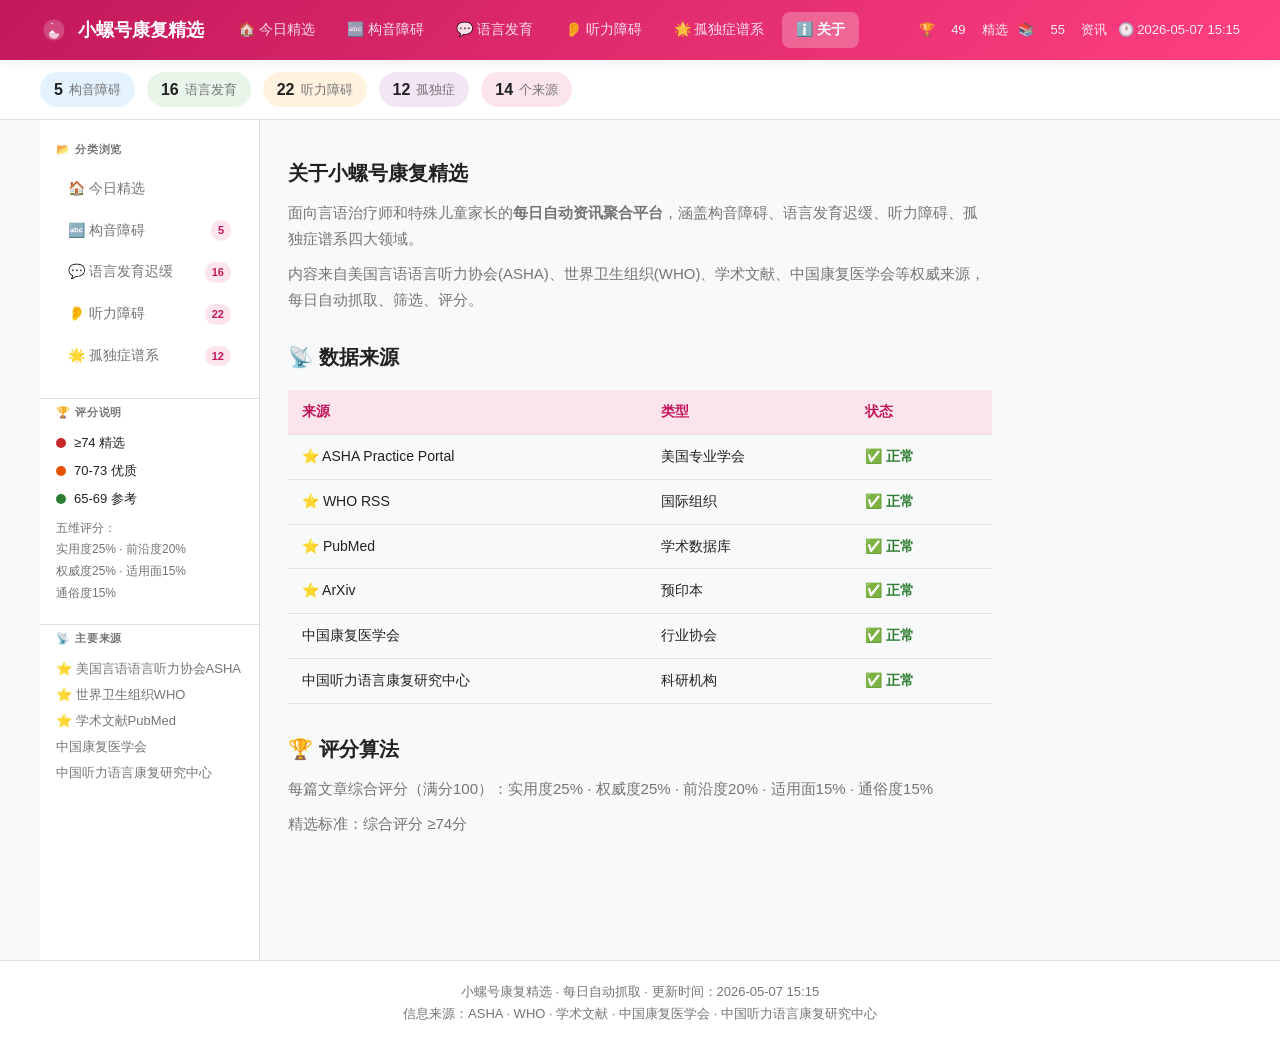
<file: about.html>
<!DOCTYPE html>
<html lang="zh-CN">
<head>
<meta charset="UTF-8">
<meta name="viewport" content="width=device-width, initial-scale=1.0">
<title>关于 — 小螺号康复精选</title>
<link rel="icon" href="data:image/svg+xml,<svg xmlns='http://www.w3.org/2000/svg' viewBox='0 0 100 100'><text y='.9em' font-size='90'>🐚</text></svg>">
<style>
:root {
  --primary: #C2185B;
  --primary-light: #E91E8C;
  --primary-bg: #FCE4EC;
  --accent: #FF4081;
  --bg: #F8F9FA;
  --surface: #FFFFFF;
  --border: #E0E0E0;
  --text: #212121;
  --text-muted: #757575;
  --radius: 12px;
  --radius-sm: 8px;
  --shadow: 0 2px 12px rgba(0,0,0,.08);
  --shadow-lg: 0 8px 32px rgba(0,0,0,.12);
}
* { box-sizing: border-box; margin: 0; padding: 0; }
body { font-family: -apple-system, "PingFang SC", "Microsoft YaHei", sans-serif; background: var(--bg); color: var(--text); line-height: 1.7; }
.site-header { background: linear-gradient(135deg, var(--primary), var(--accent)); color: #fff; padding: 0 24px; position: sticky; top: 0; z-index: 100; box-shadow: var(--shadow); }
.header-inner { display: flex; align-items: center; gap: 20px; height: 60px; max-width: 1200px; margin: 0 auto; }
.logo { display: flex; align-items: center; gap: 10px; text-decoration: none; color: #fff; font-size: 18px; font-weight: 700; }
.logo svg { flex-shrink: 0; }
.header-nav { display: flex; gap: 4px; flex: 1; }
.header-nav a { color: rgba(255,255,255,.85); text-decoration: none; padding: 6px 14px; border-radius: var(--radius-sm); font-size: 14px; font-weight: 500; transition: all .2s; }
.header-nav a:hover { background: rgba(255,255,255,.2); color: #fff; }
.header-nav a.active { background: rgba(255,255,255,.25); color: #fff; font-weight: 700; }
.header-stats { display: flex; gap: 16px; font-size: 13px; opacity: .9; }
.stats-bar { background: var(--surface); border-bottom: 1px solid var(--border); padding: 12px 24px; }
.stats-inner { max-width: 1200px; margin: 0 auto; display: flex; gap: 12px; flex-wrap: wrap; }
.stat-pill { display: flex; align-items: center; gap: 6px; padding: 4px 14px; border-radius: 20px; font-size: 13px; }
.stat-num { font-weight: 800; font-size: 16px; }
.stat-label { color: var(--text-muted); }
.container { max-width: 1200px; margin: 0 auto; }
.content-grid { display: grid; grid-template-columns: 220px 1fr; gap: 0; min-height: calc(100vh - 120px); }
.sidebar { background: var(--surface); border-right: 1px solid var(--border); padding: 20px 0; position: sticky; top: 60px; height: calc(100vh - 60px); overflow-y: auto; }
.sidebar-section { padding: 0 16px 20px; border-bottom: 1px solid var(--border); margin-bottom: 4px; }
.sidebar-section:last-child { border-bottom: none; }
.sidebar-title { font-size: 11px; font-weight: 700; color: var(--text-muted); text-transform: uppercase; letter-spacing: .08em; margin-bottom: 10px; }
.sidebar-nav { list-style: none; }
.sidebar-nav li { margin-bottom: 2px; }
.sidebar-nav a { display: flex; align-items: center; gap: 8px; padding: 8px 12px; border-radius: var(--radius-sm); text-decoration: none; color: var(--text-muted); font-size: 14px; transition: all .2s; }
.sidebar-nav a:hover { background: var(--primary-bg); color: var(--primary); }
.sidebar-nav a.active { background: var(--primary-bg); color: var(--primary); font-weight: 700; }
.badge { background: var(--primary-bg); color: var(--primary); font-size: 11px; font-weight: 700; padding: 1px 7px; border-radius: 10px; margin-left: auto; }
.score-legend { display: flex; flex-direction: column; gap: 6px; margin-bottom: 8px; }
.legend-item { display: flex; align-items: center; gap: 8px; font-size: 13px; }
.legend-dot { width: 10px; height: 10px; border-radius: 50%; flex-shrink: 0; }
.sidebar-desc { font-size: 12px; color: var(--text-muted); line-height: 1.8; }
.source-list { display: flex; flex-direction: column; gap: 4px; }
.source-item { font-size: 13px; color: var(--text-muted); }
.articles-area { padding: 24px 28px; }
.articles-header { display: flex; align-items: center; justify-content: space-between; margin-bottom: 20px; flex-wrap: wrap; gap: 12px; }
.section-title { font-size: 20px; font-weight: 700; color: var(--text); }
.articles-controls { display: flex; gap: 10px; align-items: center; }
.search-input { padding: 8px 14px; border: 1px solid var(--border); border-radius: var(--radius-sm); font-size: 14px; width: 220px; outline: none; transition: border-color .2s; }
.search-input:focus { border-color: var(--primary); }
.filter-select { padding: 8px 12px; border: 1px solid var(--border); border-radius: var(--radius-sm); font-size: 14px; outline: none; background: #fff; cursor: pointer; }
.subsection-title { font-size: 14px; font-weight: 700; color: var(--text-muted); text-transform: uppercase; letter-spacing: .05em; margin-bottom: 14px; margin-top: 0; }
.date-group { margin-bottom: 28px; }
.date-label-row { display: flex; align-items: center; gap: 12px; margin-bottom: 12px; }
.date-label { font-size: 13px; font-weight: 700; color: var(--primary); white-space: nowrap; }
.date-label-row::after { content: ''; flex: 1; height: 1px; background: var(--border); }
.date-count { font-size: 12px; color: var(--text-muted); white-space: nowrap; }
.date-articles { display: flex; flex-direction: column; gap: 12px; }
.article-card { background: var(--surface); border: 1px solid var(--border); border-radius: var(--radius); padding: 16px 20px; transition: box-shadow .2s, transform .2s; position: relative; overflow: hidden; }
.article-card:hover { box-shadow: var(--shadow-lg); transform: translateY(-2px); }
.article-card::before { content: ''; position: absolute; left: 0; top: 0; bottom: 0; width: 4px; background: linear-gradient(to bottom, var(--primary), var(--accent)); border-radius: 0 2px 2px 0; }
.card-header { display: flex; align-items: center; justify-content: space-between; margin-bottom: 10px; gap: 10px; }
.cat-badge { display: inline-flex; align-items: center; gap: 4px; padding: 2px 10px; border-radius: 12px; font-size: 12px; font-weight: 600; }
.cat-articulation { background: #E3F2FD; color: #1565C0; }
.cat-language { background: #E8F5E9; color: #2E7D32; }
.cat-hearing { background: #FFF3E0; color: #E65100; }
.cat-autism { background: #F3E5F5; color: #7B1FA2; }
.score-badge { display: inline-flex; align-items: center; padding: 2px 10px; border-radius: 10px; font-size: 13px; font-weight: 800; }
.score-top { background: #FFEBEE; color: #C62828; }
.score-high { background: #FFF3E0; color: #E65100; }
.score-mid { background: #E8F5E9; color: #2E7D32; }
.card-title { font-size: 15px; font-weight: 600; margin-bottom: 8px; line-height: 1.5; }
.card-title a { color: var(--text); text-decoration: none; transition: color .2s; }
.card-title a:hover { color: var(--primary); }
.card-summary { font-size: 13px; color: var(--text-muted); line-height: 1.7; margin-bottom: 10px; display: -webkit-box; -webkit-line-clamp: 2; -webkit-box-orient: vertical; overflow: hidden; }
.card-reason { background: var(--primary-bg); border-left: 3px solid var(--primary); padding: 8px 12px; border-radius: 0 var(--radius-sm) var(--radius-sm) 0; font-size: 13px; color: var(--text); margin-bottom: 10px; }
.card-footer { display: flex; align-items: center; justify-content: space-between; font-size: 12px; color: var(--text-muted); padding-top: 8px; border-top: 1px solid var(--border); }
.card-scores { display: flex; gap: 6px; margin: 8px 0; flex-wrap: wrap; }
.score-dim { background: #f5f5f5; padding: 1px 8px; border-radius: 8px; font-size: 11px; color: var(--text-muted); }
.score-dim.ok { background: #E8F5E9; color: #2E7D32; }
.read-btn { display: inline-flex; align-items: center; padding: 6px 16px; border-radius: var(--radius-sm); background: var(--primary); color: #fff; text-decoration: none; font-size: 13px; font-weight: 600; transition: opacity .2s; }
.read-btn:hover { opacity: .8; }
.site-footer { background: var(--surface); border-top: 1px solid var(--border); padding: 20px 24px; text-align: center; }
.footer-inner { max-width: 1200px; margin: 0 auto; }
.site-footer p { font-size: 13px; color: var(--text-muted); }
.selected-grid { display: grid; grid-template-columns: repeat(auto-fill, minmax(280px, 1fr)); gap: 14px; margin-bottom: 24px; }
.about-content { max-width: 760px; padding: 36px 28px; }
.about-content h2 { font-size: 20px; margin: 28px 0 10px; color: var(--text); }
.about-content p { font-size: 15px; color: var(--text-muted); margin-bottom: 10px; }
.source-table { width: 100%; border-collapse: collapse; margin: 16px 0; font-size: 14px; }
.source-table th, .source-table td { padding: 10px 14px; text-align: left; border-bottom: 1px solid var(--border); }
.source-table th { background: var(--primary-bg); color: var(--primary); font-weight: 700; }
.source-table tr:hover { background: #FAFAFA; }
.status-ok { color: #2E7D32; font-weight: 700; }
@media (max-width: 768px) { .content-grid { grid-template-columns: 1fr; } .sidebar { position: static; height: auto; border-right: none; border-bottom: 1px solid var(--border); } .header-nav { display: none; } .header-stats { display: none; } .articles-area { padding: 16px; } }
</style>
</head>
<body>
<header class="site-header">
  <div class="header-inner">
    <a href="index.html" class="logo">
      <svg width="28" height="28" viewBox="0 0 32 32" fill="none">
        <circle cx="16" cy="16" r="12" fill="rgba(255,255,255,.2)"/>
        <path d="M16 8c-1.1 0-2 .9-2 2v6l-4 4h8l-4-4v-6c0-1.1-.9-2-2-2z" fill="#fff"/>
        <path d="M10 20c0 3.3 2.7 6 6 6s6-2.7 6-6H10z" fill="rgba(255,255,255,.7)"/>
      </svg>
      小螺号康复精选
    </a>
    <nav class="header-nav"><a href="index.html" class="">🏠 今日精选</a><a href="articulation.html" class="">🔤 构音障碍</a><a href="language.html" class="">💬 语言发育</a><a href="hearing.html" class="">👂 听力障碍</a><a href="autism.html" class="">🌟 孤独症谱系</a><a href="about.html" class="active">ℹ️ 关于</a></nav>
    <div class="header-stats">🏆 <span>49</span> 精选 &nbsp; 📚 <span>55</span> 资讯 &nbsp; 🕐 2026-05-07 15:15</div>
  </div>
</header>
<div class="stats-bar">
  <div class="stats-inner">
    <div class="stat-pill" style="background:#E3F2FD"><span class="stat-num">5</span><span class="stat-label">构音障碍</span></div>
    <div class="stat-pill" style="background:#E8F5E9"><span class="stat-num">16</span><span class="stat-label">语言发育</span></div>
    <div class="stat-pill" style="background:#FFF3E0"><span class="stat-num">22</span><span class="stat-label">听力障碍</span></div>
    <div class="stat-pill" style="background:#F3E5F5"><span class="stat-num">12</span><span class="stat-label">孤独症</span></div>
    <div class="stat-pill" style="background:#FCE4EC"><span class="stat-num">14</span><span class="stat-label">个来源</span></div>
  </div>
</div>
<div class="container">
  <div class="content-grid">
    <aside class="sidebar">
      <div class="sidebar-section">
        <h3 class="sidebar-title">📂 分类浏览</h3>
        <ul class="sidebar-nav">
          <li><a href="index.html" class="">🏠 今日精选</a></li>
          <li><a href="articulation.html" class="">🔤 构音障碍 <span class="badge">5</span></a></li>
          <li><a href="language.html" class="">💬 语言发育迟缓 <span class="badge">16</span></a></li>
          <li><a href="hearing.html" class="">👂 听力障碍 <span class="badge">22</span></a></li>
          <li><a href="autism.html" class="">🌟 孤独症谱系 <span class="badge">12</span></a></li>
        </ul>
      </div>
      <div class="sidebar-section">
        <h3 class="sidebar-title">🏆 评分说明</h3>
        <div class="score-legend">
          <div class="legend-item"><span class="legend-dot" style="background:#C62828"></span> ≥74 精选</div>
          <div class="legend-item"><span class="legend-dot" style="background:#E65100"></span> 70-73 优质</div>
          <div class="legend-item"><span class="legend-dot" style="background:#2E7D32"></span> 65-69 参考</div>
        </div>
        <div class="sidebar-desc">五维评分：<br>实用度25% · 前沿度20%<br>权威度25% · 适用面15%<br>通俗度15%</div>
      </div>
      <div class="sidebar-section">
        <h3 class="sidebar-title">📡 主要来源</h3>
        <div class="source-list">
          <div class="source-item">⭐ 美国言语语言听力协会ASHA</div>
          <div class="source-item">⭐ 世界卫生组织WHO</div>
          <div class="source-item">⭐ 学术文献PubMed</div>
          <div class="source-item">中国康复医学会</div>
          <div class="source-item">中国听力语言康复研究中心</div>
        </div>
      </div>
    </aside>
    <section class="articles-area about-content">
      <h2 style="margin-top:0">关于小螺号康复精选</h2>
      <p>面向言语治疗师和特殊儿童家长的<strong>每日自动资讯聚合平台</strong>，涵盖构音障碍、语言发育迟缓、听力障碍、孤独症谱系四大领域。</p>
      <p>内容来自美国言语语言听力协会(ASHA)、世界卫生组织(WHO)、学术文献、中国康复医学会等权威来源，每日自动抓取、筛选、评分。</p>
      <h2>📡 数据来源</h2>
      <table class="source-table"><tr><th>来源</th><th>类型</th><th>状态</th></tr>
      <tr><td>⭐ ASHA Practice Portal</td><td>美国专业学会</td><td class="status-ok">✅ 正常</td></tr>
      <tr><td>⭐ WHO RSS</td><td>国际组织</td><td class="status-ok">✅ 正常</td></tr>
      <tr><td>⭐ PubMed</td><td>学术数据库</td><td class="status-ok">✅ 正常</td></tr>
      <tr><td>⭐ ArXiv</td><td>预印本</td><td class="status-ok">✅ 正常</td></tr>
      <tr><td>中国康复医学会</td><td>行业协会</td><td class="status-ok">✅ 正常</td></tr>
      <tr><td>中国听力语言康复研究中心</td><td>科研机构</td><td class="status-ok">✅ 正常</td></tr></table>
      <h2>🏆 评分算法</h2>
      <p>每篇文章综合评分（满分100）：实用度25% · 权威度25% · 前沿度20% · 适用面15% · 通俗度15%</p>
      <p>精选标准：综合评分 ≥74分</p>
    </section>
  </div>
</div>
<footer class="site-footer">
  <div class="footer-inner">
    <p>小螺号康复精选 · 每日自动抓取 · 更新时间：2026-05-07 15:15</p>
    <p>信息来源：ASHA · WHO · 学术文献 · 中国康复医学会 · 中国听力语言康复研究中心</p>
  </div>
</footer>
</body>
</html>
</file>
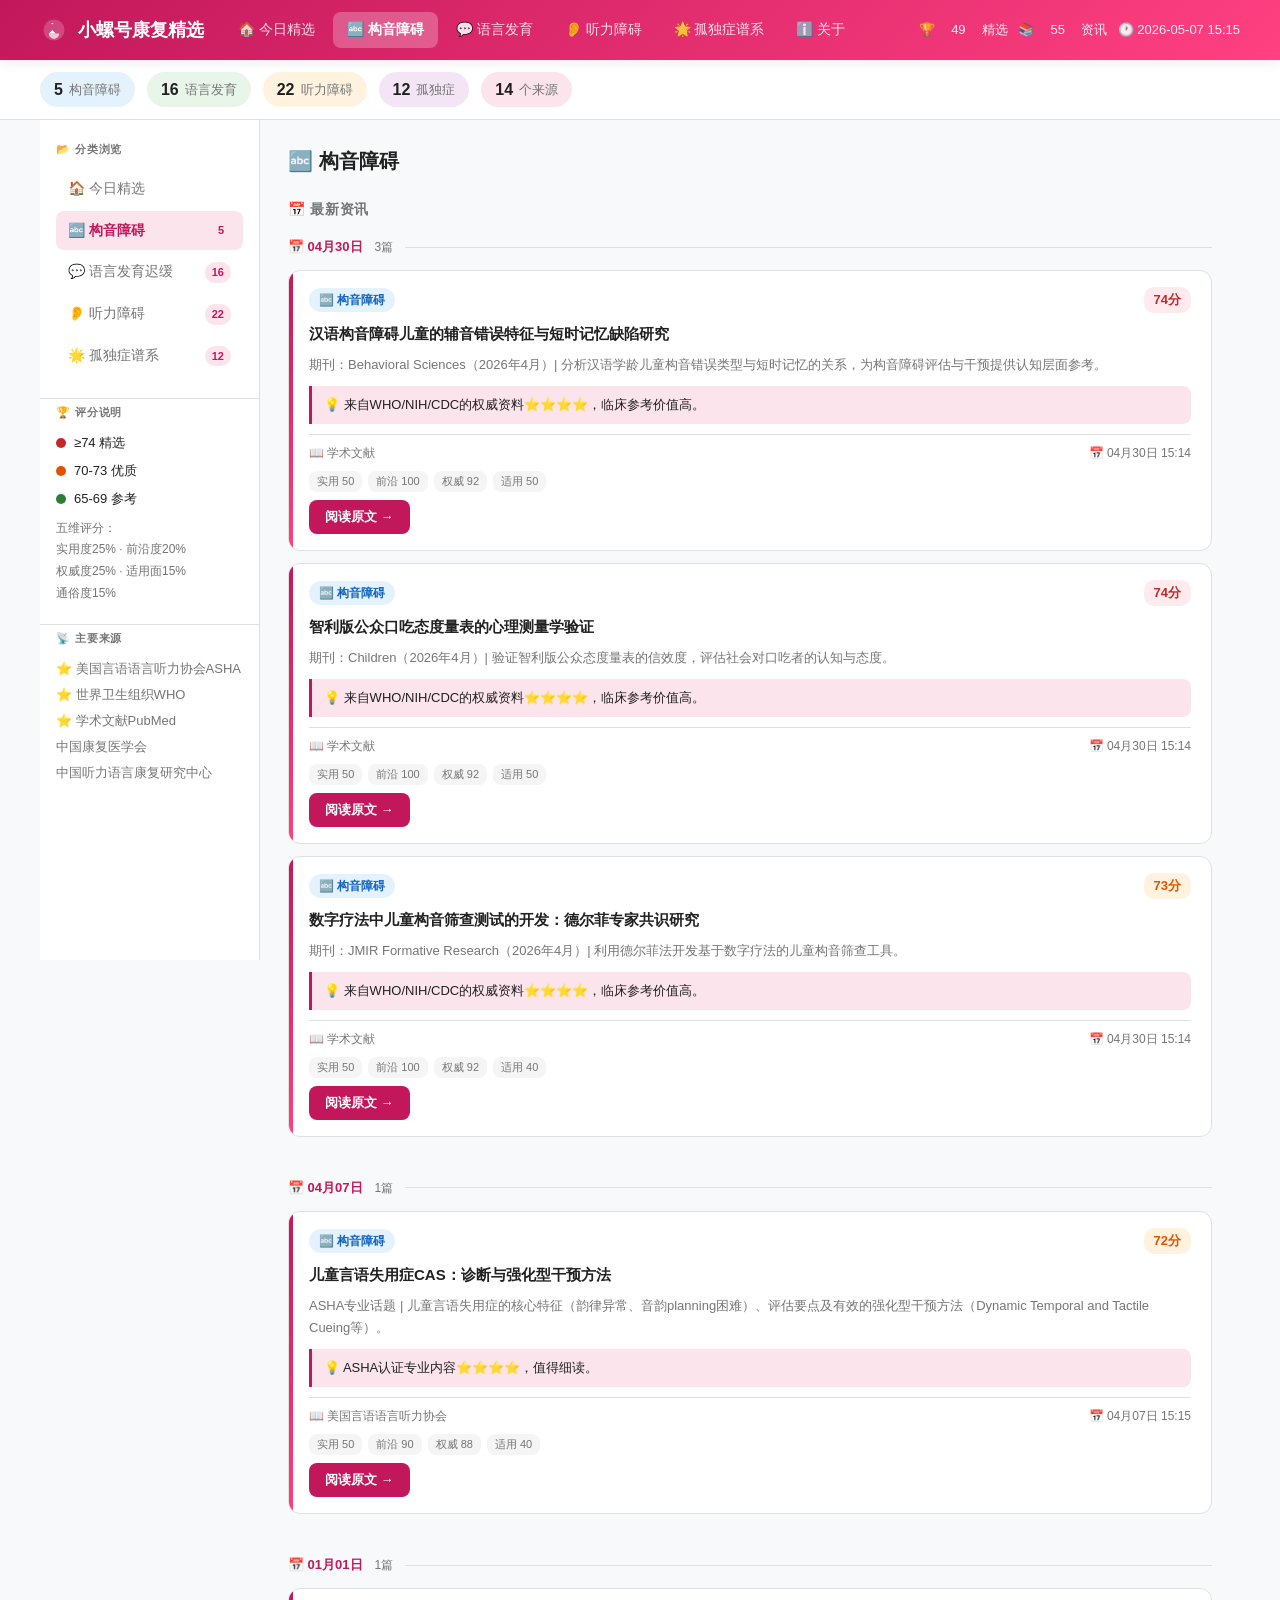
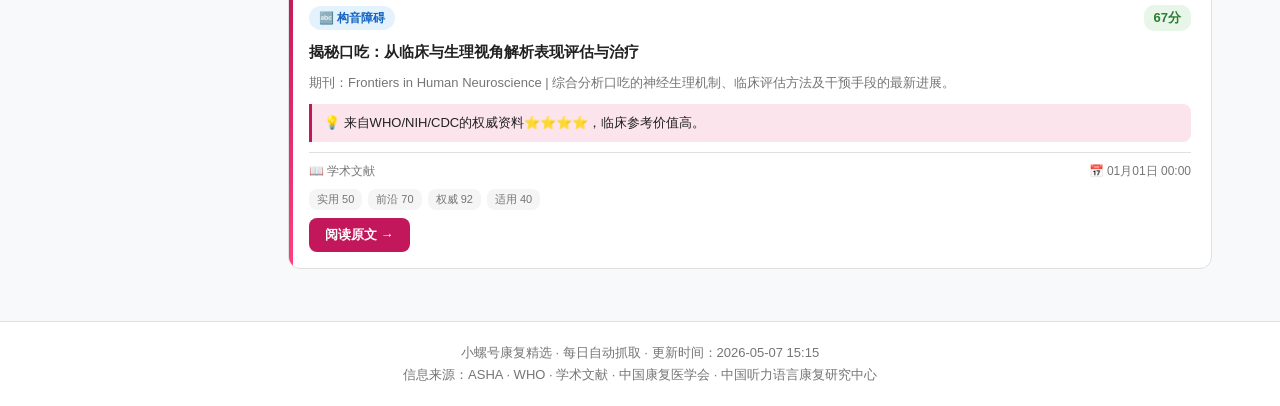
<file: articulation.html>
<!DOCTYPE html>
<html lang="zh-CN">
<head>
<meta charset="UTF-8">
<meta name="viewport" content="width=device-width, initial-scale=1.0">
<title>🔤 构音障碍 — 小螺号康复精选</title>
<link rel="icon" href="data:image/svg+xml,<svg xmlns='http://www.w3.org/2000/svg' viewBox='0 0 100 100'><text y='.9em' font-size='90'>🐚</text></svg>">
<style>
:root {
  --primary: #C2185B;
  --primary-light: #E91E8C;
  --primary-bg: #FCE4EC;
  --accent: #FF4081;
  --bg: #F8F9FA;
  --surface: #FFFFFF;
  --border: #E0E0E0;
  --text: #212121;
  --text-muted: #757575;
  --radius: 12px;
  --radius-sm: 8px;
  --shadow: 0 2px 12px rgba(0,0,0,.08);
  --shadow-lg: 0 8px 32px rgba(0,0,0,.12);
}
* { box-sizing: border-box; margin: 0; padding: 0; }
body { font-family: -apple-system, "PingFang SC", "Microsoft YaHei", sans-serif; background: var(--bg); color: var(--text); line-height: 1.7; }
.site-header { background: linear-gradient(135deg, var(--primary), var(--accent)); color: #fff; padding: 0 24px; position: sticky; top: 0; z-index: 100; box-shadow: var(--shadow); }
.header-inner { display: flex; align-items: center; gap: 20px; height: 60px; max-width: 1200px; margin: 0 auto; }
.logo { display: flex; align-items: center; gap: 10px; text-decoration: none; color: #fff; font-size: 18px; font-weight: 700; }
.logo svg { flex-shrink: 0; }
.header-nav { display: flex; gap: 4px; flex: 1; }
.header-nav a { color: rgba(255,255,255,.85); text-decoration: none; padding: 6px 14px; border-radius: var(--radius-sm); font-size: 14px; font-weight: 500; transition: all .2s; }
.header-nav a:hover { background: rgba(255,255,255,.2); color: #fff; }
.header-nav a.active { background: rgba(255,255,255,.25); color: #fff; font-weight: 700; }
.header-stats { display: flex; gap: 16px; font-size: 13px; opacity: .9; }
.stats-bar { background: var(--surface); border-bottom: 1px solid var(--border); padding: 12px 24px; }
.stats-inner { max-width: 1200px; margin: 0 auto; display: flex; gap: 12px; flex-wrap: wrap; }
.stat-pill { display: flex; align-items: center; gap: 6px; padding: 4px 14px; border-radius: 20px; font-size: 13px; }
.stat-num { font-weight: 800; font-size: 16px; }
.stat-label { color: var(--text-muted); }
.container { max-width: 1200px; margin: 0 auto; }
.content-grid { display: grid; grid-template-columns: 220px 1fr; gap: 0; min-height: calc(100vh - 120px); }
.sidebar { background: var(--surface); border-right: 1px solid var(--border); padding: 20px 0; position: sticky; top: 60px; height: calc(100vh - 60px); overflow-y: auto; }
.sidebar-section { padding: 0 16px 20px; border-bottom: 1px solid var(--border); margin-bottom: 4px; }
.sidebar-section:last-child { border-bottom: none; }
.sidebar-title { font-size: 11px; font-weight: 700; color: var(--text-muted); text-transform: uppercase; letter-spacing: .08em; margin-bottom: 10px; }
.sidebar-nav { list-style: none; }
.sidebar-nav li { margin-bottom: 2px; }
.sidebar-nav a { display: flex; align-items: center; gap: 8px; padding: 8px 12px; border-radius: var(--radius-sm); text-decoration: none; color: var(--text-muted); font-size: 14px; transition: all .2s; }
.sidebar-nav a:hover { background: var(--primary-bg); color: var(--primary); }
.sidebar-nav a.active { background: var(--primary-bg); color: var(--primary); font-weight: 700; }
.badge { background: var(--primary-bg); color: var(--primary); font-size: 11px; font-weight: 700; padding: 1px 7px; border-radius: 10px; margin-left: auto; }
.score-legend { display: flex; flex-direction: column; gap: 6px; margin-bottom: 8px; }
.legend-item { display: flex; align-items: center; gap: 8px; font-size: 13px; }
.legend-dot { width: 10px; height: 10px; border-radius: 50%; flex-shrink: 0; }
.sidebar-desc { font-size: 12px; color: var(--text-muted); line-height: 1.8; }
.source-list { display: flex; flex-direction: column; gap: 4px; }
.source-item { font-size: 13px; color: var(--text-muted); }
.articles-area { padding: 24px 28px; }
.articles-header { display: flex; align-items: center; justify-content: space-between; margin-bottom: 20px; flex-wrap: wrap; gap: 12px; }
.section-title { font-size: 20px; font-weight: 700; color: var(--text); }
.articles-controls { display: flex; gap: 10px; align-items: center; }
.search-input { padding: 8px 14px; border: 1px solid var(--border); border-radius: var(--radius-sm); font-size: 14px; width: 220px; outline: none; transition: border-color .2s; }
.search-input:focus { border-color: var(--primary); }
.filter-select { padding: 8px 12px; border: 1px solid var(--border); border-radius: var(--radius-sm); font-size: 14px; outline: none; background: #fff; cursor: pointer; }
.subsection-title { font-size: 14px; font-weight: 700; color: var(--text-muted); text-transform: uppercase; letter-spacing: .05em; margin-bottom: 14px; margin-top: 0; }
.date-group { margin-bottom: 28px; }
.date-label-row { display: flex; align-items: center; gap: 12px; margin-bottom: 12px; }
.date-label { font-size: 13px; font-weight: 700; color: var(--primary); white-space: nowrap; }
.date-label-row::after { content: ''; flex: 1; height: 1px; background: var(--border); }
.date-count { font-size: 12px; color: var(--text-muted); white-space: nowrap; }
.date-articles { display: flex; flex-direction: column; gap: 12px; }
.article-card { background: var(--surface); border: 1px solid var(--border); border-radius: var(--radius); padding: 16px 20px; transition: box-shadow .2s, transform .2s; position: relative; overflow: hidden; }
.article-card:hover { box-shadow: var(--shadow-lg); transform: translateY(-2px); }
.article-card::before { content: ''; position: absolute; left: 0; top: 0; bottom: 0; width: 4px; background: linear-gradient(to bottom, var(--primary), var(--accent)); border-radius: 0 2px 2px 0; }
.card-header { display: flex; align-items: center; justify-content: space-between; margin-bottom: 10px; gap: 10px; }
.cat-badge { display: inline-flex; align-items: center; gap: 4px; padding: 2px 10px; border-radius: 12px; font-size: 12px; font-weight: 600; }
.cat-articulation { background: #E3F2FD; color: #1565C0; }
.cat-language { background: #E8F5E9; color: #2E7D32; }
.cat-hearing { background: #FFF3E0; color: #E65100; }
.cat-autism { background: #F3E5F5; color: #7B1FA2; }
.score-badge { display: inline-flex; align-items: center; padding: 2px 10px; border-radius: 10px; font-size: 13px; font-weight: 800; }
.score-top { background: #FFEBEE; color: #C62828; }
.score-high { background: #FFF3E0; color: #E65100; }
.score-mid { background: #E8F5E9; color: #2E7D32; }
.card-title { font-size: 15px; font-weight: 600; margin-bottom: 8px; line-height: 1.5; }
.card-title a { color: var(--text); text-decoration: none; transition: color .2s; }
.card-title a:hover { color: var(--primary); }
.card-summary { font-size: 13px; color: var(--text-muted); line-height: 1.7; margin-bottom: 10px; display: -webkit-box; -webkit-line-clamp: 2; -webkit-box-orient: vertical; overflow: hidden; }
.card-reason { background: var(--primary-bg); border-left: 3px solid var(--primary); padding: 8px 12px; border-radius: 0 var(--radius-sm) var(--radius-sm) 0; font-size: 13px; color: var(--text); margin-bottom: 10px; }
.card-footer { display: flex; align-items: center; justify-content: space-between; font-size: 12px; color: var(--text-muted); padding-top: 8px; border-top: 1px solid var(--border); }
.card-scores { display: flex; gap: 6px; margin: 8px 0; flex-wrap: wrap; }
.score-dim { background: #f5f5f5; padding: 1px 8px; border-radius: 8px; font-size: 11px; color: var(--text-muted); }
.score-dim.ok { background: #E8F5E9; color: #2E7D32; }
.read-btn { display: inline-flex; align-items: center; padding: 6px 16px; border-radius: var(--radius-sm); background: var(--primary); color: #fff; text-decoration: none; font-size: 13px; font-weight: 600; transition: opacity .2s; }
.read-btn:hover { opacity: .8; }
.site-footer { background: var(--surface); border-top: 1px solid var(--border); padding: 20px 24px; text-align: center; }
.footer-inner { max-width: 1200px; margin: 0 auto; }
.site-footer p { font-size: 13px; color: var(--text-muted); }
.selected-grid { display: grid; grid-template-columns: repeat(auto-fill, minmax(280px, 1fr)); gap: 14px; margin-bottom: 24px; }
.about-content { max-width: 760px; padding: 36px 28px; }
.about-content h2 { font-size: 20px; margin: 28px 0 10px; color: var(--text); }
.about-content p { font-size: 15px; color: var(--text-muted); margin-bottom: 10px; }
.source-table { width: 100%; border-collapse: collapse; margin: 16px 0; font-size: 14px; }
.source-table th, .source-table td { padding: 10px 14px; text-align: left; border-bottom: 1px solid var(--border); }
.source-table th { background: var(--primary-bg); color: var(--primary); font-weight: 700; }
.source-table tr:hover { background: #FAFAFA; }
.status-ok { color: #2E7D32; font-weight: 700; }
@media (max-width: 768px) { .content-grid { grid-template-columns: 1fr; } .sidebar { position: static; height: auto; border-right: none; border-bottom: 1px solid var(--border); } .header-nav { display: none; } .header-stats { display: none; } .articles-area { padding: 16px; } }
</style>
</head>
<body>
<header class="site-header">
  <div class="header-inner">
    <a href="index.html" class="logo">
      <svg width="28" height="28" viewBox="0 0 32 32" fill="none">
        <circle cx="16" cy="16" r="12" fill="rgba(255,255,255,.2)"/>
        <path d="M16 8c-1.1 0-2 .9-2 2v6l-4 4h8l-4-4v-6c0-1.1-.9-2-2-2z" fill="#fff"/>
        <path d="M10 20c0 3.3 2.7 6 6 6s6-2.7 6-6H10z" fill="rgba(255,255,255,.7)"/>
      </svg>
      小螺号康复精选
    </a>
    <nav class="header-nav"><a href="index.html" class="">🏠 今日精选</a><a href="articulation.html" class="active">🔤 构音障碍</a><a href="language.html" class="">💬 语言发育</a><a href="hearing.html" class="">👂 听力障碍</a><a href="autism.html" class="">🌟 孤独症谱系</a><a href="about.html" class="">ℹ️ 关于</a></nav>
    <div class="header-stats">🏆 <span>49</span> 精选 &nbsp; 📚 <span>55</span> 资讯 &nbsp; 🕐 2026-05-07 15:15</div>
  </div>
</header>
<div class="stats-bar">
  <div class="stats-inner">
    <div class="stat-pill" style="background:#E3F2FD"><span class="stat-num">5</span><span class="stat-label">构音障碍</span></div>
    <div class="stat-pill" style="background:#E8F5E9"><span class="stat-num">16</span><span class="stat-label">语言发育</span></div>
    <div class="stat-pill" style="background:#FFF3E0"><span class="stat-num">22</span><span class="stat-label">听力障碍</span></div>
    <div class="stat-pill" style="background:#F3E5F5"><span class="stat-num">12</span><span class="stat-label">孤独症</span></div>
    <div class="stat-pill" style="background:#FCE4EC"><span class="stat-num">14</span><span class="stat-label">个来源</span></div>
  </div>
</div>
<div class="container">
  <div class="content-grid">
    <aside class="sidebar">
      <div class="sidebar-section">
        <h3 class="sidebar-title">📂 分类浏览</h3>
        <ul class="sidebar-nav">
          <li><a href="index.html" class="">🏠 今日精选</a></li>
          <li><a href="articulation.html" class="active">🔤 构音障碍 <span class="badge">5</span></a></li>
          <li><a href="language.html" class="">💬 语言发育迟缓 <span class="badge">16</span></a></li>
          <li><a href="hearing.html" class="">👂 听力障碍 <span class="badge">22</span></a></li>
          <li><a href="autism.html" class="">🌟 孤独症谱系 <span class="badge">12</span></a></li>
        </ul>
      </div>
      <div class="sidebar-section">
        <h3 class="sidebar-title">🏆 评分说明</h3>
        <div class="score-legend">
          <div class="legend-item"><span class="legend-dot" style="background:#C62828"></span> ≥74 精选</div>
          <div class="legend-item"><span class="legend-dot" style="background:#E65100"></span> 70-73 优质</div>
          <div class="legend-item"><span class="legend-dot" style="background:#2E7D32"></span> 65-69 参考</div>
        </div>
        <div class="sidebar-desc">五维评分：<br>实用度25% · 前沿度20%<br>权威度25% · 适用面15%<br>通俗度15%</div>
      </div>
      <div class="sidebar-section">
        <h3 class="sidebar-title">📡 主要来源</h3>
        <div class="source-list">
          <div class="source-item">⭐ 美国言语语言听力协会ASHA</div>
          <div class="source-item">⭐ 世界卫生组织WHO</div>
          <div class="source-item">⭐ 学术文献PubMed</div>
          <div class="source-item">中国康复医学会</div>
          <div class="source-item">中国听力语言康复研究中心</div>
        </div>
      </div>
    </aside>
    <section class="articles-area">
      <div class="articles-header"><h2 class="section-title">🔤 构音障碍</h2></div>
      
      <h3 class="subsection-title">📅 最新资讯</h3>
      <div class="date-articles"><div class="date-group">
      <div class="date-label-row"><span class="date-label">📅 04月30日</span><span class="date-count">3篇</span></div>
      <div class="date-articles"><div class="article-card">
  <div class="card-header">
    <span class="cat-badge cat-articulation">🔤 构音障碍</span>
    <span class="score-badge score-top">74分</span>
  </div>
  <h3 class="card-title"><a href="https://pubmed.ncbi.nlm.nih.gov/42073903/" target="_blank" rel="noopener">汉语构音障碍儿童的辅音错误特征与短时记忆缺陷研究</a></h3>
  <p class="card-summary">期刊：Behavioral Sciences（2026年4月）| 分析汉语学龄儿童构音错误类型与短时记忆的关系，为构音障碍评估与干预提供认知层面参考。</p>
  <div class="card-reason">💡 来自WHO/NIH/CDC的权威资料⭐⭐⭐⭐，临床参考价值高。</div>
  <div class="card-footer">
    <span>📖 学术文献</span>
    <span>📅 04月30日 15:14</span>
  </div>
  <div class="card-scores">
    <span class="score-dim">实用 50</span>
    <span class="score-dim">前沿 100</span>
    <span class="score-dim">权威 92</span>
    <span class="score-dim">适用 50</span>
  </div>
  <a href="https://pubmed.ncbi.nlm.nih.gov/42073903/" target="_blank" rel="noopener" class="read-btn">阅读原文 →</a>
</div><div class="article-card">
  <div class="card-header">
    <span class="cat-badge cat-articulation">🔤 构音障碍</span>
    <span class="score-badge score-top">74分</span>
  </div>
  <h3 class="card-title"><a href="https://pubmed.ncbi.nlm.nih.gov/42073083/" target="_blank" rel="noopener">智利版公众口吃态度量表的心理测量学验证</a></h3>
  <p class="card-summary">期刊：Children（2026年4月）| 验证智利版公众态度量表的信效度，评估社会对口吃者的认知与态度。</p>
  <div class="card-reason">💡 来自WHO/NIH/CDC的权威资料⭐⭐⭐⭐，临床参考价值高。</div>
  <div class="card-footer">
    <span>📖 学术文献</span>
    <span>📅 04月30日 15:14</span>
  </div>
  <div class="card-scores">
    <span class="score-dim">实用 50</span>
    <span class="score-dim">前沿 100</span>
    <span class="score-dim">权威 92</span>
    <span class="score-dim">适用 50</span>
  </div>
  <a href="https://pubmed.ncbi.nlm.nih.gov/42073083/" target="_blank" rel="noopener" class="read-btn">阅读原文 →</a>
</div><div class="article-card">
  <div class="card-header">
    <span class="cat-badge cat-articulation">🔤 构音障碍</span>
    <span class="score-badge score-high">73分</span>
  </div>
  <h3 class="card-title"><a href="https://pubmed.ncbi.nlm.nih.gov/42024868/" target="_blank" rel="noopener">数字疗法中儿童构音筛查测试的开发：德尔菲专家共识研究</a></h3>
  <p class="card-summary">期刊：JMIR Formative Research（2026年4月）| 利用德尔菲法开发基于数字疗法的儿童构音筛查工具。</p>
  <div class="card-reason">💡 来自WHO/NIH/CDC的权威资料⭐⭐⭐⭐，临床参考价值高。</div>
  <div class="card-footer">
    <span>📖 学术文献</span>
    <span>📅 04月30日 15:14</span>
  </div>
  <div class="card-scores">
    <span class="score-dim">实用 50</span>
    <span class="score-dim">前沿 100</span>
    <span class="score-dim">权威 92</span>
    <span class="score-dim">适用 40</span>
  </div>
  <a href="https://pubmed.ncbi.nlm.nih.gov/42024868/" target="_blank" rel="noopener" class="read-btn">阅读原文 →</a>
</div></div>
    </div><div class="date-group">
      <div class="date-label-row"><span class="date-label">📅 04月07日</span><span class="date-count">1篇</span></div>
      <div class="date-articles"><div class="article-card">
  <div class="card-header">
    <span class="cat-badge cat-articulation">🔤 构音障碍</span>
    <span class="score-badge score-high">72分</span>
  </div>
  <h3 class="card-title"><a href="https://www.asha.org/practice-portal/clinical-topics/childhood-apraxia-of-speech/" target="_blank" rel="noopener">儿童言语失用症CAS：诊断与强化型干预方法</a></h3>
  <p class="card-summary">ASHA专业话题 | 儿童言语失用症的核心特征（韵律异常、音韵planning困难）、评估要点及有效的强化型干预方法（Dynamic Temporal and Tactile Cueing等）。</p>
  <div class="card-reason">💡 ASHA认证专业内容⭐⭐⭐⭐，值得细读。</div>
  <div class="card-footer">
    <span>📖 美国言语语言听力协会</span>
    <span>📅 04月07日 15:15</span>
  </div>
  <div class="card-scores">
    <span class="score-dim">实用 50</span>
    <span class="score-dim">前沿 90</span>
    <span class="score-dim">权威 88</span>
    <span class="score-dim">适用 40</span>
  </div>
  <a href="https://www.asha.org/practice-portal/clinical-topics/childhood-apraxia-of-speech/" target="_blank" rel="noopener" class="read-btn">阅读原文 →</a>
</div></div>
    </div><div class="date-group">
      <div class="date-label-row"><span class="date-label">📅 01月01日</span><span class="date-count">1篇</span></div>
      <div class="date-articles"><div class="article-card">
  <div class="card-header">
    <span class="cat-badge cat-articulation">🔤 构音障碍</span>
    <span class="score-badge score-mid">67分</span>
  </div>
  <h3 class="card-title"><a href="https://pubmed.ncbi.nlm.nih.gov/42028038/" target="_blank" rel="noopener">揭秘口吃：从临床与生理视角解析表现评估与治疗</a></h3>
  <p class="card-summary">期刊：Frontiers in Human Neuroscience | 综合分析口吃的神经生理机制、临床评估方法及干预手段的最新进展。</p>
  <div class="card-reason">💡 来自WHO/NIH/CDC的权威资料⭐⭐⭐⭐，临床参考价值高。</div>
  <div class="card-footer">
    <span>📖 学术文献</span>
    <span>📅 01月01日 00:00</span>
  </div>
  <div class="card-scores">
    <span class="score-dim">实用 50</span>
    <span class="score-dim">前沿 70</span>
    <span class="score-dim">权威 92</span>
    <span class="score-dim">适用 40</span>
  </div>
  <a href="https://pubmed.ncbi.nlm.nih.gov/42028038/" target="_blank" rel="noopener" class="read-btn">阅读原文 →</a>
</div></div>
    </div></div>
    </section>
  </div>
</div>
<footer class="site-footer">
  <div class="footer-inner">
    <p>小螺号康复精选 · 每日自动抓取 · 更新时间：2026-05-07 15:15</p>
    <p>信息来源：ASHA · WHO · 学术文献 · 中国康复医学会 · 中国听力语言康复研究中心</p>
  </div>
</footer>
</body>
</html>
</file>
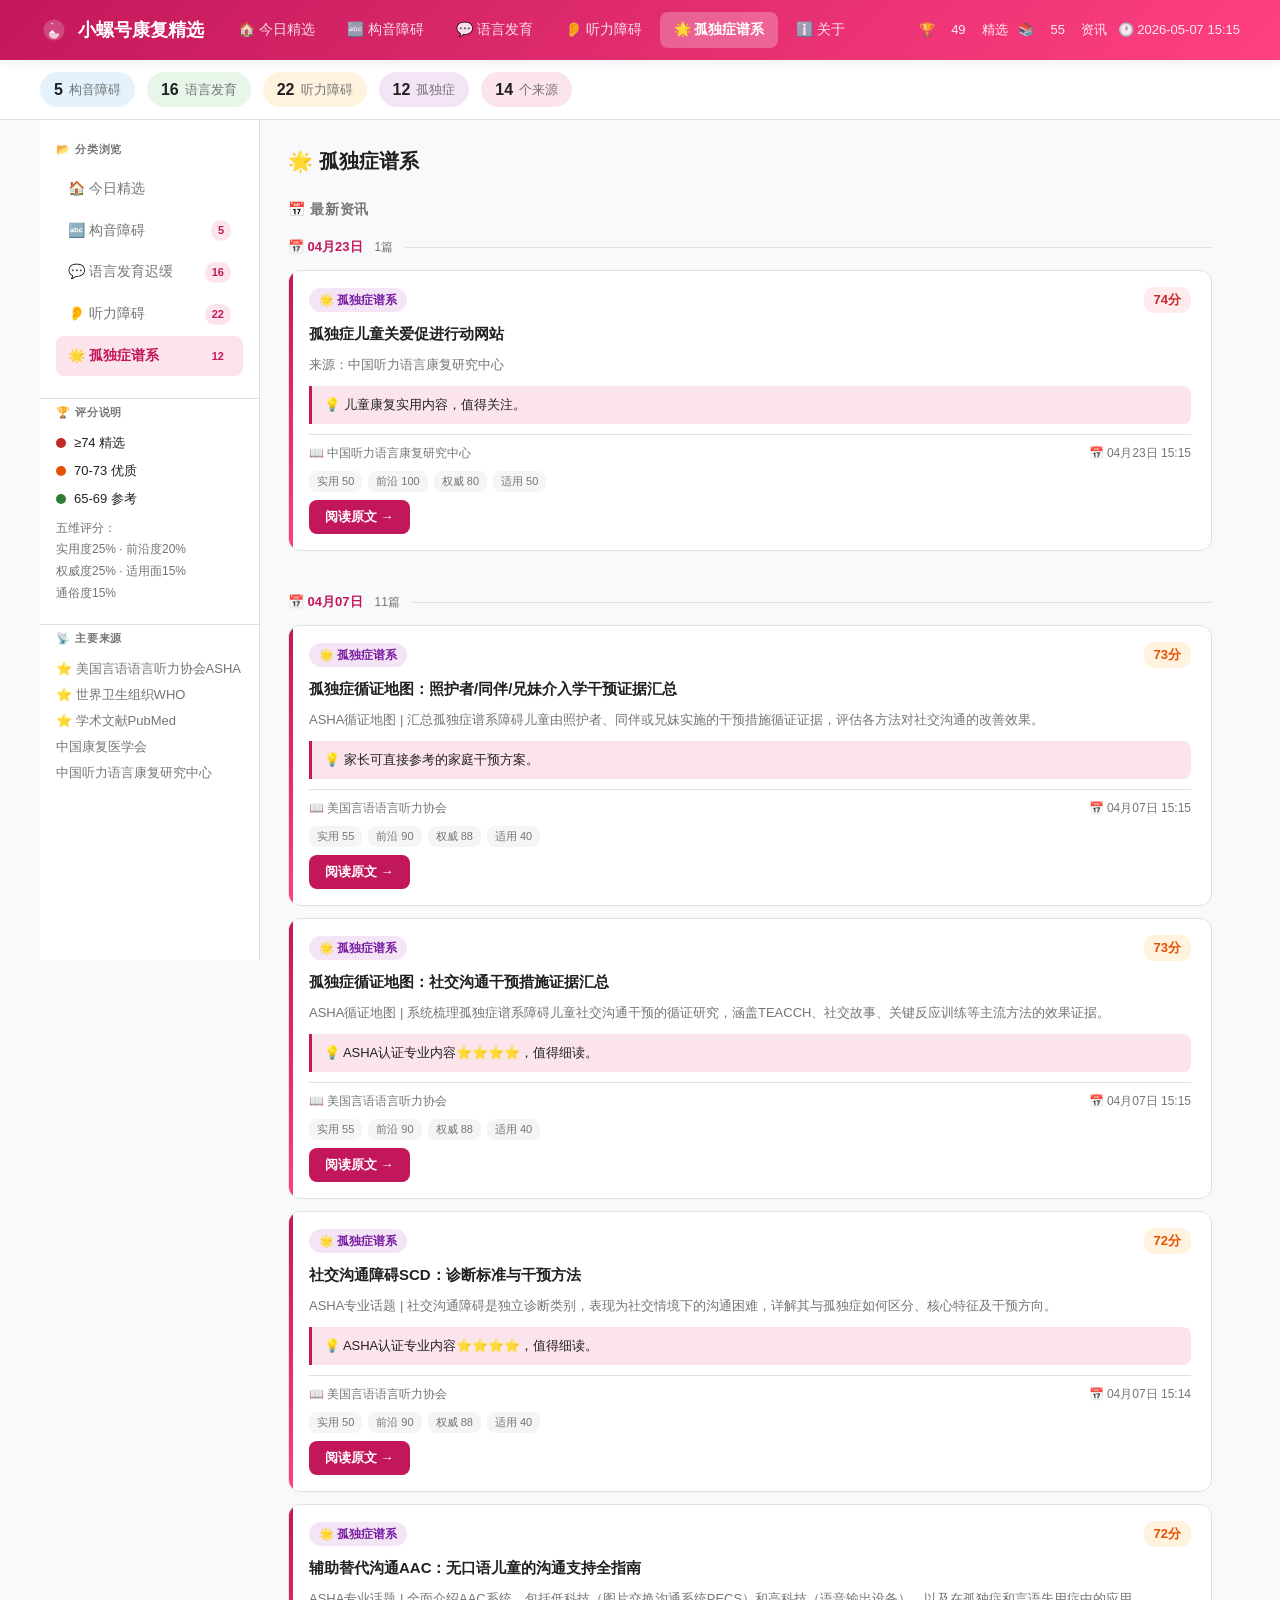
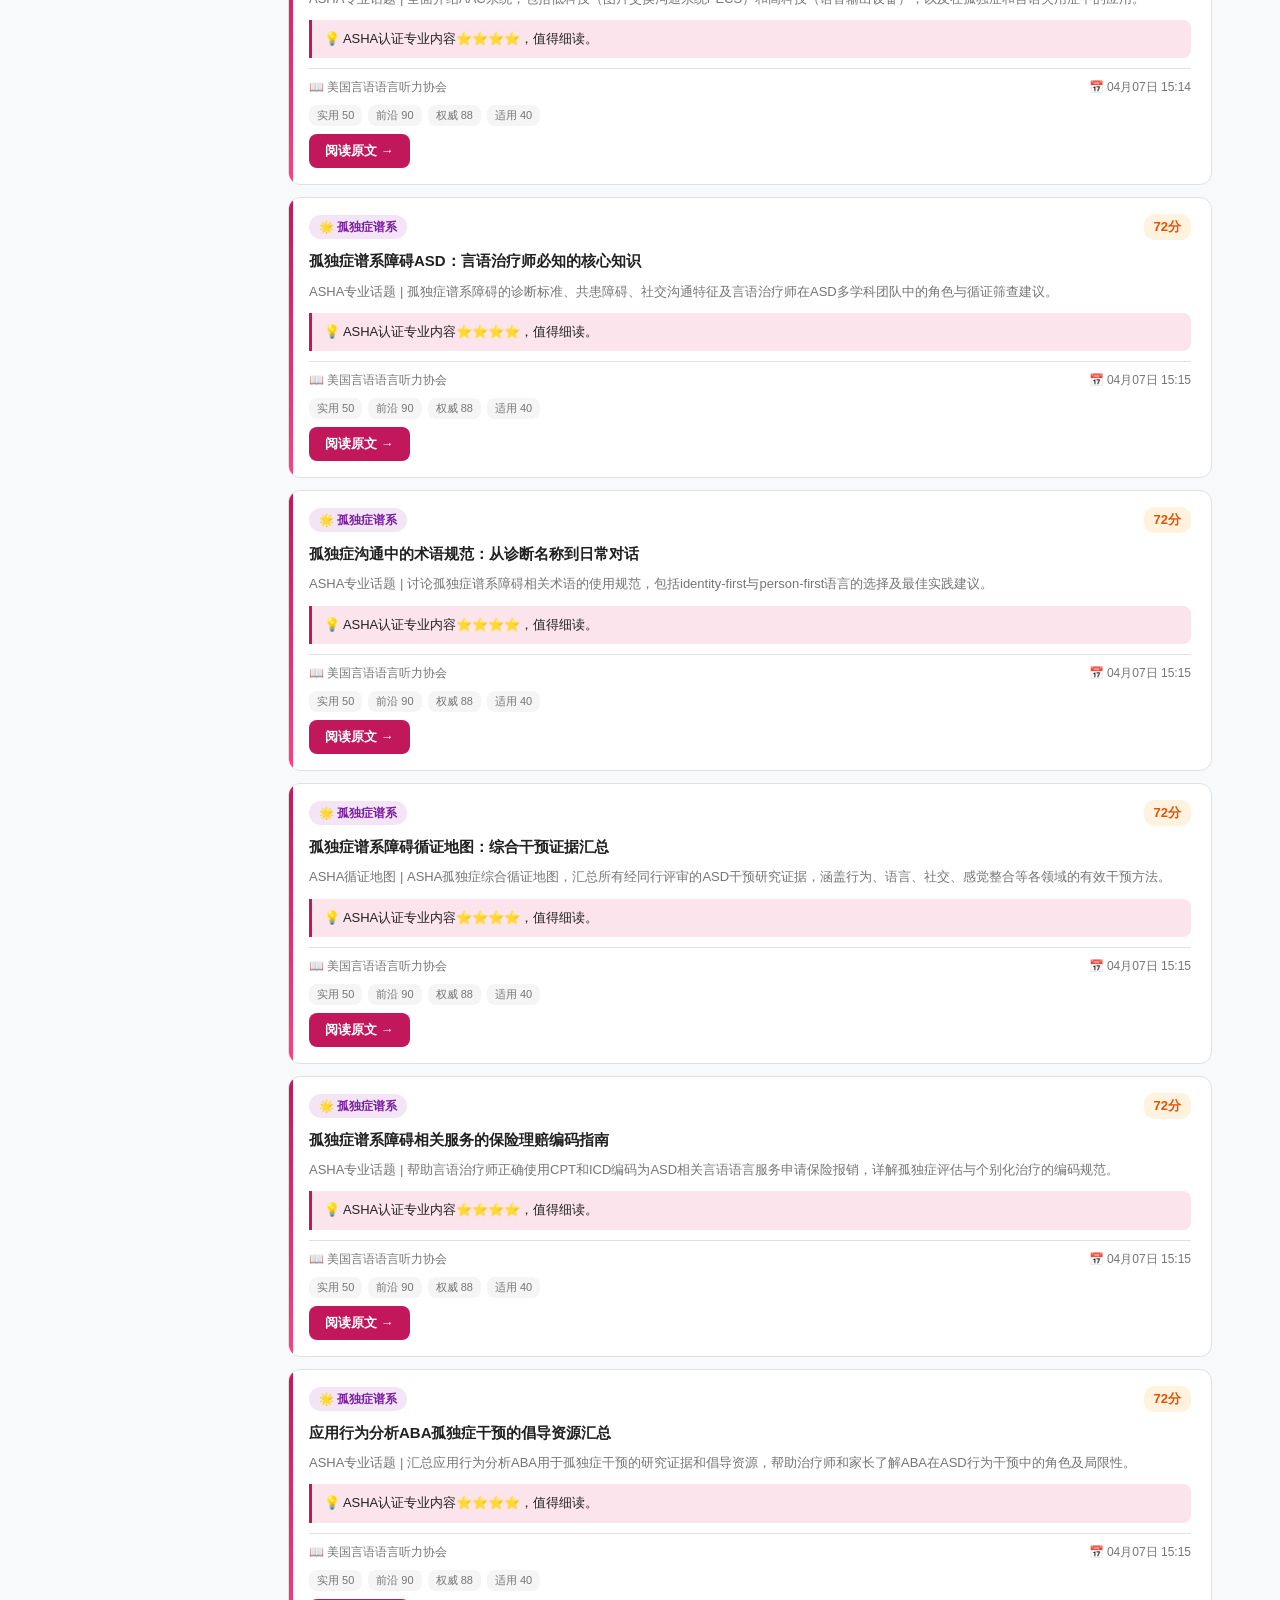
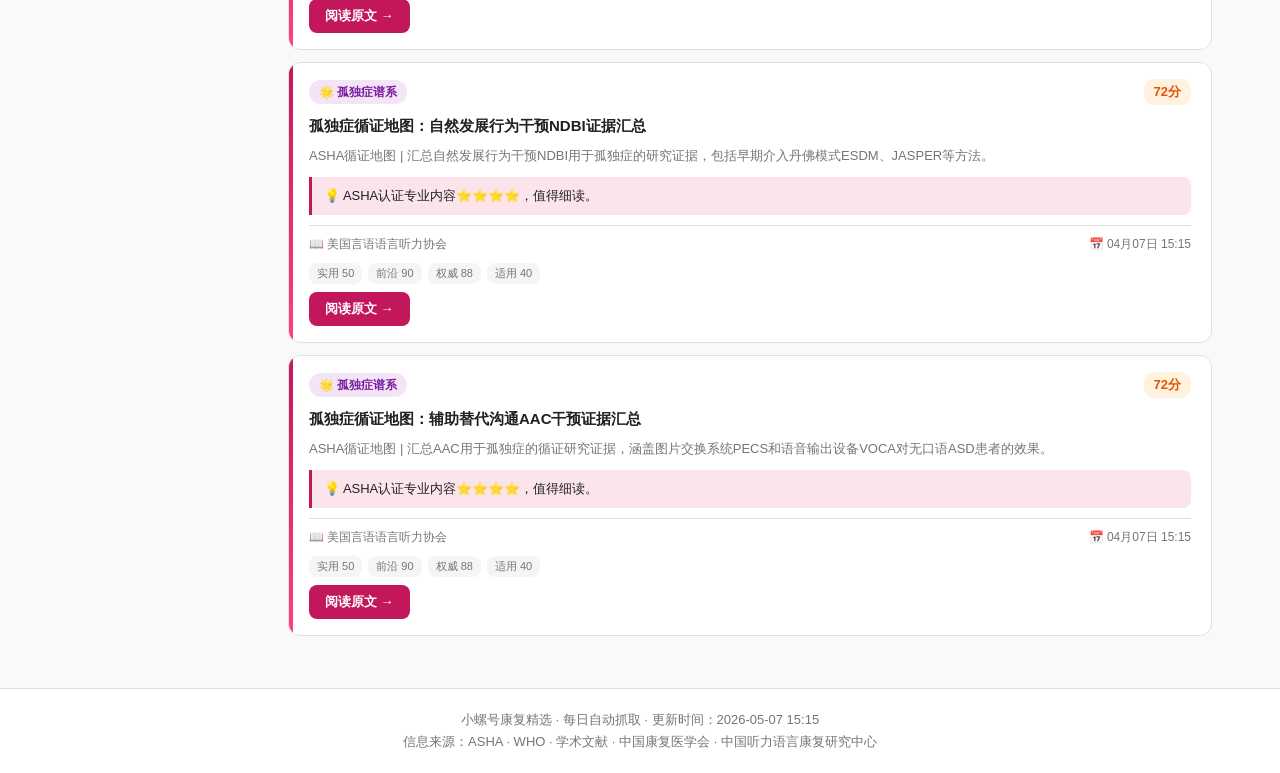
<file: autism.html>
<!DOCTYPE html>
<html lang="zh-CN">
<head>
<meta charset="UTF-8">
<meta name="viewport" content="width=device-width, initial-scale=1.0">
<title>🌟 孤独症谱系 — 小螺号康复精选</title>
<link rel="icon" href="data:image/svg+xml,<svg xmlns='http://www.w3.org/2000/svg' viewBox='0 0 100 100'><text y='.9em' font-size='90'>🐚</text></svg>">
<style>
:root {
  --primary: #C2185B;
  --primary-light: #E91E8C;
  --primary-bg: #FCE4EC;
  --accent: #FF4081;
  --bg: #F8F9FA;
  --surface: #FFFFFF;
  --border: #E0E0E0;
  --text: #212121;
  --text-muted: #757575;
  --radius: 12px;
  --radius-sm: 8px;
  --shadow: 0 2px 12px rgba(0,0,0,.08);
  --shadow-lg: 0 8px 32px rgba(0,0,0,.12);
}
* { box-sizing: border-box; margin: 0; padding: 0; }
body { font-family: -apple-system, "PingFang SC", "Microsoft YaHei", sans-serif; background: var(--bg); color: var(--text); line-height: 1.7; }
.site-header { background: linear-gradient(135deg, var(--primary), var(--accent)); color: #fff; padding: 0 24px; position: sticky; top: 0; z-index: 100; box-shadow: var(--shadow); }
.header-inner { display: flex; align-items: center; gap: 20px; height: 60px; max-width: 1200px; margin: 0 auto; }
.logo { display: flex; align-items: center; gap: 10px; text-decoration: none; color: #fff; font-size: 18px; font-weight: 700; }
.logo svg { flex-shrink: 0; }
.header-nav { display: flex; gap: 4px; flex: 1; }
.header-nav a { color: rgba(255,255,255,.85); text-decoration: none; padding: 6px 14px; border-radius: var(--radius-sm); font-size: 14px; font-weight: 500; transition: all .2s; }
.header-nav a:hover { background: rgba(255,255,255,.2); color: #fff; }
.header-nav a.active { background: rgba(255,255,255,.25); color: #fff; font-weight: 700; }
.header-stats { display: flex; gap: 16px; font-size: 13px; opacity: .9; }
.stats-bar { background: var(--surface); border-bottom: 1px solid var(--border); padding: 12px 24px; }
.stats-inner { max-width: 1200px; margin: 0 auto; display: flex; gap: 12px; flex-wrap: wrap; }
.stat-pill { display: flex; align-items: center; gap: 6px; padding: 4px 14px; border-radius: 20px; font-size: 13px; }
.stat-num { font-weight: 800; font-size: 16px; }
.stat-label { color: var(--text-muted); }
.container { max-width: 1200px; margin: 0 auto; }
.content-grid { display: grid; grid-template-columns: 220px 1fr; gap: 0; min-height: calc(100vh - 120px); }
.sidebar { background: var(--surface); border-right: 1px solid var(--border); padding: 20px 0; position: sticky; top: 60px; height: calc(100vh - 60px); overflow-y: auto; }
.sidebar-section { padding: 0 16px 20px; border-bottom: 1px solid var(--border); margin-bottom: 4px; }
.sidebar-section:last-child { border-bottom: none; }
.sidebar-title { font-size: 11px; font-weight: 700; color: var(--text-muted); text-transform: uppercase; letter-spacing: .08em; margin-bottom: 10px; }
.sidebar-nav { list-style: none; }
.sidebar-nav li { margin-bottom: 2px; }
.sidebar-nav a { display: flex; align-items: center; gap: 8px; padding: 8px 12px; border-radius: var(--radius-sm); text-decoration: none; color: var(--text-muted); font-size: 14px; transition: all .2s; }
.sidebar-nav a:hover { background: var(--primary-bg); color: var(--primary); }
.sidebar-nav a.active { background: var(--primary-bg); color: var(--primary); font-weight: 700; }
.badge { background: var(--primary-bg); color: var(--primary); font-size: 11px; font-weight: 700; padding: 1px 7px; border-radius: 10px; margin-left: auto; }
.score-legend { display: flex; flex-direction: column; gap: 6px; margin-bottom: 8px; }
.legend-item { display: flex; align-items: center; gap: 8px; font-size: 13px; }
.legend-dot { width: 10px; height: 10px; border-radius: 50%; flex-shrink: 0; }
.sidebar-desc { font-size: 12px; color: var(--text-muted); line-height: 1.8; }
.source-list { display: flex; flex-direction: column; gap: 4px; }
.source-item { font-size: 13px; color: var(--text-muted); }
.articles-area { padding: 24px 28px; }
.articles-header { display: flex; align-items: center; justify-content: space-between; margin-bottom: 20px; flex-wrap: wrap; gap: 12px; }
.section-title { font-size: 20px; font-weight: 700; color: var(--text); }
.articles-controls { display: flex; gap: 10px; align-items: center; }
.search-input { padding: 8px 14px; border: 1px solid var(--border); border-radius: var(--radius-sm); font-size: 14px; width: 220px; outline: none; transition: border-color .2s; }
.search-input:focus { border-color: var(--primary); }
.filter-select { padding: 8px 12px; border: 1px solid var(--border); border-radius: var(--radius-sm); font-size: 14px; outline: none; background: #fff; cursor: pointer; }
.subsection-title { font-size: 14px; font-weight: 700; color: var(--text-muted); text-transform: uppercase; letter-spacing: .05em; margin-bottom: 14px; margin-top: 0; }
.date-group { margin-bottom: 28px; }
.date-label-row { display: flex; align-items: center; gap: 12px; margin-bottom: 12px; }
.date-label { font-size: 13px; font-weight: 700; color: var(--primary); white-space: nowrap; }
.date-label-row::after { content: ''; flex: 1; height: 1px; background: var(--border); }
.date-count { font-size: 12px; color: var(--text-muted); white-space: nowrap; }
.date-articles { display: flex; flex-direction: column; gap: 12px; }
.article-card { background: var(--surface); border: 1px solid var(--border); border-radius: var(--radius); padding: 16px 20px; transition: box-shadow .2s, transform .2s; position: relative; overflow: hidden; }
.article-card:hover { box-shadow: var(--shadow-lg); transform: translateY(-2px); }
.article-card::before { content: ''; position: absolute; left: 0; top: 0; bottom: 0; width: 4px; background: linear-gradient(to bottom, var(--primary), var(--accent)); border-radius: 0 2px 2px 0; }
.card-header { display: flex; align-items: center; justify-content: space-between; margin-bottom: 10px; gap: 10px; }
.cat-badge { display: inline-flex; align-items: center; gap: 4px; padding: 2px 10px; border-radius: 12px; font-size: 12px; font-weight: 600; }
.cat-articulation { background: #E3F2FD; color: #1565C0; }
.cat-language { background: #E8F5E9; color: #2E7D32; }
.cat-hearing { background: #FFF3E0; color: #E65100; }
.cat-autism { background: #F3E5F5; color: #7B1FA2; }
.score-badge { display: inline-flex; align-items: center; padding: 2px 10px; border-radius: 10px; font-size: 13px; font-weight: 800; }
.score-top { background: #FFEBEE; color: #C62828; }
.score-high { background: #FFF3E0; color: #E65100; }
.score-mid { background: #E8F5E9; color: #2E7D32; }
.card-title { font-size: 15px; font-weight: 600; margin-bottom: 8px; line-height: 1.5; }
.card-title a { color: var(--text); text-decoration: none; transition: color .2s; }
.card-title a:hover { color: var(--primary); }
.card-summary { font-size: 13px; color: var(--text-muted); line-height: 1.7; margin-bottom: 10px; display: -webkit-box; -webkit-line-clamp: 2; -webkit-box-orient: vertical; overflow: hidden; }
.card-reason { background: var(--primary-bg); border-left: 3px solid var(--primary); padding: 8px 12px; border-radius: 0 var(--radius-sm) var(--radius-sm) 0; font-size: 13px; color: var(--text); margin-bottom: 10px; }
.card-footer { display: flex; align-items: center; justify-content: space-between; font-size: 12px; color: var(--text-muted); padding-top: 8px; border-top: 1px solid var(--border); }
.card-scores { display: flex; gap: 6px; margin: 8px 0; flex-wrap: wrap; }
.score-dim { background: #f5f5f5; padding: 1px 8px; border-radius: 8px; font-size: 11px; color: var(--text-muted); }
.score-dim.ok { background: #E8F5E9; color: #2E7D32; }
.read-btn { display: inline-flex; align-items: center; padding: 6px 16px; border-radius: var(--radius-sm); background: var(--primary); color: #fff; text-decoration: none; font-size: 13px; font-weight: 600; transition: opacity .2s; }
.read-btn:hover { opacity: .8; }
.site-footer { background: var(--surface); border-top: 1px solid var(--border); padding: 20px 24px; text-align: center; }
.footer-inner { max-width: 1200px; margin: 0 auto; }
.site-footer p { font-size: 13px; color: var(--text-muted); }
.selected-grid { display: grid; grid-template-columns: repeat(auto-fill, minmax(280px, 1fr)); gap: 14px; margin-bottom: 24px; }
.about-content { max-width: 760px; padding: 36px 28px; }
.about-content h2 { font-size: 20px; margin: 28px 0 10px; color: var(--text); }
.about-content p { font-size: 15px; color: var(--text-muted); margin-bottom: 10px; }
.source-table { width: 100%; border-collapse: collapse; margin: 16px 0; font-size: 14px; }
.source-table th, .source-table td { padding: 10px 14px; text-align: left; border-bottom: 1px solid var(--border); }
.source-table th { background: var(--primary-bg); color: var(--primary); font-weight: 700; }
.source-table tr:hover { background: #FAFAFA; }
.status-ok { color: #2E7D32; font-weight: 700; }
@media (max-width: 768px) { .content-grid { grid-template-columns: 1fr; } .sidebar { position: static; height: auto; border-right: none; border-bottom: 1px solid var(--border); } .header-nav { display: none; } .header-stats { display: none; } .articles-area { padding: 16px; } }
</style>
</head>
<body>
<header class="site-header">
  <div class="header-inner">
    <a href="index.html" class="logo">
      <svg width="28" height="28" viewBox="0 0 32 32" fill="none">
        <circle cx="16" cy="16" r="12" fill="rgba(255,255,255,.2)"/>
        <path d="M16 8c-1.1 0-2 .9-2 2v6l-4 4h8l-4-4v-6c0-1.1-.9-2-2-2z" fill="#fff"/>
        <path d="M10 20c0 3.3 2.7 6 6 6s6-2.7 6-6H10z" fill="rgba(255,255,255,.7)"/>
      </svg>
      小螺号康复精选
    </a>
    <nav class="header-nav"><a href="index.html" class="">🏠 今日精选</a><a href="articulation.html" class="">🔤 构音障碍</a><a href="language.html" class="">💬 语言发育</a><a href="hearing.html" class="">👂 听力障碍</a><a href="autism.html" class="active">🌟 孤独症谱系</a><a href="about.html" class="">ℹ️ 关于</a></nav>
    <div class="header-stats">🏆 <span>49</span> 精选 &nbsp; 📚 <span>55</span> 资讯 &nbsp; 🕐 2026-05-07 15:15</div>
  </div>
</header>
<div class="stats-bar">
  <div class="stats-inner">
    <div class="stat-pill" style="background:#E3F2FD"><span class="stat-num">5</span><span class="stat-label">构音障碍</span></div>
    <div class="stat-pill" style="background:#E8F5E9"><span class="stat-num">16</span><span class="stat-label">语言发育</span></div>
    <div class="stat-pill" style="background:#FFF3E0"><span class="stat-num">22</span><span class="stat-label">听力障碍</span></div>
    <div class="stat-pill" style="background:#F3E5F5"><span class="stat-num">12</span><span class="stat-label">孤独症</span></div>
    <div class="stat-pill" style="background:#FCE4EC"><span class="stat-num">14</span><span class="stat-label">个来源</span></div>
  </div>
</div>
<div class="container">
  <div class="content-grid">
    <aside class="sidebar">
      <div class="sidebar-section">
        <h3 class="sidebar-title">📂 分类浏览</h3>
        <ul class="sidebar-nav">
          <li><a href="index.html" class="">🏠 今日精选</a></li>
          <li><a href="articulation.html" class="">🔤 构音障碍 <span class="badge">5</span></a></li>
          <li><a href="language.html" class="">💬 语言发育迟缓 <span class="badge">16</span></a></li>
          <li><a href="hearing.html" class="">👂 听力障碍 <span class="badge">22</span></a></li>
          <li><a href="autism.html" class="active">🌟 孤独症谱系 <span class="badge">12</span></a></li>
        </ul>
      </div>
      <div class="sidebar-section">
        <h3 class="sidebar-title">🏆 评分说明</h3>
        <div class="score-legend">
          <div class="legend-item"><span class="legend-dot" style="background:#C62828"></span> ≥74 精选</div>
          <div class="legend-item"><span class="legend-dot" style="background:#E65100"></span> 70-73 优质</div>
          <div class="legend-item"><span class="legend-dot" style="background:#2E7D32"></span> 65-69 参考</div>
        </div>
        <div class="sidebar-desc">五维评分：<br>实用度25% · 前沿度20%<br>权威度25% · 适用面15%<br>通俗度15%</div>
      </div>
      <div class="sidebar-section">
        <h3 class="sidebar-title">📡 主要来源</h3>
        <div class="source-list">
          <div class="source-item">⭐ 美国言语语言听力协会ASHA</div>
          <div class="source-item">⭐ 世界卫生组织WHO</div>
          <div class="source-item">⭐ 学术文献PubMed</div>
          <div class="source-item">中国康复医学会</div>
          <div class="source-item">中国听力语言康复研究中心</div>
        </div>
      </div>
    </aside>
    <section class="articles-area">
      <div class="articles-header"><h2 class="section-title">🌟 孤独症谱系</h2></div>
      
      <h3 class="subsection-title">📅 最新资讯</h3>
      <div class="date-articles"><div class="date-group">
      <div class="date-label-row"><span class="date-label">📅 04月23日</span><span class="date-count">1篇</span></div>
      <div class="date-articles"><div class="article-card">
  <div class="card-header">
    <span class="cat-badge cat-autism">🌟 孤独症谱系</span>
    <span class="score-badge score-top">74分</span>
  </div>
  <h3 class="card-title"><a href="https://www.aitongxing.cn
" target="_blank" rel="noopener">孤独症儿童关爱促进行动网站</a></h3>
  <p class="card-summary">来源：中国听力语言康复研究中心</p>
  <div class="card-reason">💡 儿童康复实用内容，值得关注。</div>
  <div class="card-footer">
    <span>📖 中国听力语言康复研究中心</span>
    <span>📅 04月23日 15:15</span>
  </div>
  <div class="card-scores">
    <span class="score-dim">实用 50</span>
    <span class="score-dim">前沿 100</span>
    <span class="score-dim">权威 80</span>
    <span class="score-dim">适用 50</span>
  </div>
  <a href="https://www.aitongxing.cn
" target="_blank" rel="noopener" class="read-btn">阅读原文 →</a>
</div></div>
    </div><div class="date-group">
      <div class="date-label-row"><span class="date-label">📅 04月07日</span><span class="date-count">11篇</span></div>
      <div class="date-articles"><div class="article-card">
  <div class="card-header">
    <span class="cat-badge cat-autism">🌟 孤独症谱系</span>
    <span class="score-badge score-high">73分</span>
  </div>
  <h3 class="card-title"><a href="https://apps.asha.org/EvidenceMaps/Maps/LandingPage/599c96cf-09d4-4b85-bec0-114b990ea30d?&amp;filters=/34d5aa91-29c7-4bef-b1fb-22c2dd2ad1e8,d8d90aab-ccbb-43b1-a99a-ba7f3758d8f1,2870e1e5-d703-47bc-a9a2-1f43b58c5d05,200be14e-8ebe-ed11-8145-005056834e2b/" target="_blank" rel="noopener">孤独症循证地图：照护者/同伴/兄妹介入学干预证据汇总</a></h3>
  <p class="card-summary">ASHA循证地图 | 汇总孤独症谱系障碍儿童由照护者、同伴或兄妹实施的干预措施循证证据，评估各方法对社交沟通的改善效果。</p>
  <div class="card-reason">💡 家长可直接参考的家庭干预方案。</div>
  <div class="card-footer">
    <span>📖 美国言语语言听力协会</span>
    <span>📅 04月07日 15:15</span>
  </div>
  <div class="card-scores">
    <span class="score-dim">实用 55</span>
    <span class="score-dim">前沿 90</span>
    <span class="score-dim">权威 88</span>
    <span class="score-dim">适用 40</span>
  </div>
  <a href="https://apps.asha.org/EvidenceMaps/Maps/LandingPage/599c96cf-09d4-4b85-bec0-114b990ea30d?&amp;filters=/34d5aa91-29c7-4bef-b1fb-22c2dd2ad1e8,d8d90aab-ccbb-43b1-a99a-ba7f3758d8f1,2870e1e5-d703-47bc-a9a2-1f43b58c5d05,200be14e-8ebe-ed11-8145-005056834e2b/" target="_blank" rel="noopener" class="read-btn">阅读原文 →</a>
</div><div class="article-card">
  <div class="card-header">
    <span class="cat-badge cat-autism">🌟 孤独症谱系</span>
    <span class="score-badge score-high">73分</span>
  </div>
  <h3 class="card-title"><a href="https://apps.asha.org/EvidenceMaps/Maps/LandingPage/599c96cf-09d4-4b85-bec0-114b990ea30d?&amp;filters=/34d5aa91-29c7-4bef-b1fb-22c2dd2ad1e8,25b5e7f6-ee0b-4a83-a2e1-6532c9d34ac0/" target="_blank" rel="noopener">孤独症循证地图：社交沟通干预措施证据汇总</a></h3>
  <p class="card-summary">ASHA循证地图 | 系统梳理孤独症谱系障碍儿童社交沟通干预的循证研究，涵盖TEACCH、社交故事、关键反应训练等主流方法的效果证据。</p>
  <div class="card-reason">💡 ASHA认证专业内容⭐⭐⭐⭐，值得细读。</div>
  <div class="card-footer">
    <span>📖 美国言语语言听力协会</span>
    <span>📅 04月07日 15:15</span>
  </div>
  <div class="card-scores">
    <span class="score-dim">实用 55</span>
    <span class="score-dim">前沿 90</span>
    <span class="score-dim">权威 88</span>
    <span class="score-dim">适用 40</span>
  </div>
  <a href="https://apps.asha.org/EvidenceMaps/Maps/LandingPage/599c96cf-09d4-4b85-bec0-114b990ea30d?&amp;filters=/34d5aa91-29c7-4bef-b1fb-22c2dd2ad1e8,25b5e7f6-ee0b-4a83-a2e1-6532c9d34ac0/" target="_blank" rel="noopener" class="read-btn">阅读原文 →</a>
</div><div class="article-card">
  <div class="card-header">
    <span class="cat-badge cat-autism">🌟 孤独症谱系</span>
    <span class="score-badge score-high">72分</span>
  </div>
  <h3 class="card-title"><a href="https://www.asha.org/practice-portal/clinical-topics/social-communication-disorder/" target="_blank" rel="noopener">社交沟通障碍SCD：诊断标准与干预方法</a></h3>
  <p class="card-summary">ASHA专业话题 | 社交沟通障碍是独立诊断类别，表现为社交情境下的沟通困难，详解其与孤独症如何区分、核心特征及干预方向。</p>
  <div class="card-reason">💡 ASHA认证专业内容⭐⭐⭐⭐，值得细读。</div>
  <div class="card-footer">
    <span>📖 美国言语语言听力协会</span>
    <span>📅 04月07日 15:14</span>
  </div>
  <div class="card-scores">
    <span class="score-dim">实用 50</span>
    <span class="score-dim">前沿 90</span>
    <span class="score-dim">权威 88</span>
    <span class="score-dim">适用 40</span>
  </div>
  <a href="https://www.asha.org/practice-portal/clinical-topics/social-communication-disorder/" target="_blank" rel="noopener" class="read-btn">阅读原文 →</a>
</div><div class="article-card">
  <div class="card-header">
    <span class="cat-badge cat-autism">🌟 孤独症谱系</span>
    <span class="score-badge score-high">72分</span>
  </div>
  <h3 class="card-title"><a href="https://www.asha.org/practice-portal/professional-issues/augmentative-and-alternative-communication/" target="_blank" rel="noopener">辅助替代沟通AAC：无口语儿童的沟通支持全指南</a></h3>
  <p class="card-summary">ASHA专业话题 | 全面介绍AAC系统，包括低科技（图片交换沟通系统PECS）和高科技（语音输出设备），以及在孤独症和言语失用症中的应用。</p>
  <div class="card-reason">💡 ASHA认证专业内容⭐⭐⭐⭐，值得细读。</div>
  <div class="card-footer">
    <span>📖 美国言语语言听力协会</span>
    <span>📅 04月07日 15:14</span>
  </div>
  <div class="card-scores">
    <span class="score-dim">实用 50</span>
    <span class="score-dim">前沿 90</span>
    <span class="score-dim">权威 88</span>
    <span class="score-dim">适用 40</span>
  </div>
  <a href="https://www.asha.org/practice-portal/professional-issues/augmentative-and-alternative-communication/" target="_blank" rel="noopener" class="read-btn">阅读原文 →</a>
</div><div class="article-card">
  <div class="card-header">
    <span class="cat-badge cat-autism">🌟 孤独症谱系</span>
    <span class="score-badge score-high">72分</span>
  </div>
  <h3 class="card-title"><a href="https://www.asha.org/practice-portal/clinical-topics/autism/" target="_blank" rel="noopener">孤独症谱系障碍ASD：言语治疗师必知的核心知识</a></h3>
  <p class="card-summary">ASHA专业话题 | 孤独症谱系障碍的诊断标准、共患障碍、社交沟通特征及言语治疗师在ASD多学科团队中的角色与循证筛查建议。</p>
  <div class="card-reason">💡 ASHA认证专业内容⭐⭐⭐⭐，值得细读。</div>
  <div class="card-footer">
    <span>📖 美国言语语言听力协会</span>
    <span>📅 04月07日 15:15</span>
  </div>
  <div class="card-scores">
    <span class="score-dim">实用 50</span>
    <span class="score-dim">前沿 90</span>
    <span class="score-dim">权威 88</span>
    <span class="score-dim">适用 40</span>
  </div>
  <a href="https://www.asha.org/practice-portal/clinical-topics/autism/" target="_blank" rel="noopener" class="read-btn">阅读原文 →</a>
</div><div class="article-card">
  <div class="card-header">
    <span class="cat-badge cat-autism">🌟 孤独症谱系</span>
    <span class="score-badge score-high">72分</span>
  </div>
  <h3 class="card-title"><a href="https://www.asha.org/practice-portal/clinical-topics/autism/communication-about-autism/" target="_blank" rel="noopener">孤独症沟通中的术语规范：从诊断名称到日常对话</a></h3>
  <p class="card-summary">ASHA专业话题 | 讨论孤独症谱系障碍相关术语的使用规范，包括identity-first与person-first语言的选择及最佳实践建议。</p>
  <div class="card-reason">💡 ASHA认证专业内容⭐⭐⭐⭐，值得细读。</div>
  <div class="card-footer">
    <span>📖 美国言语语言听力协会</span>
    <span>📅 04月07日 15:15</span>
  </div>
  <div class="card-scores">
    <span class="score-dim">实用 50</span>
    <span class="score-dim">前沿 90</span>
    <span class="score-dim">权威 88</span>
    <span class="score-dim">适用 40</span>
  </div>
  <a href="https://www.asha.org/practice-portal/clinical-topics/autism/communication-about-autism/" target="_blank" rel="noopener" class="read-btn">阅读原文 →</a>
</div><div class="article-card">
  <div class="card-header">
    <span class="cat-badge cat-autism">🌟 孤独症谱系</span>
    <span class="score-badge score-high">72分</span>
  </div>
  <h3 class="card-title"><a href="https://apps.asha.org/EvidenceMaps/Maps/LandingPage/599c96cf-09d4-4b85-bec0-114b990ea30d" target="_blank" rel="noopener">孤独症谱系障碍循证地图：综合干预证据汇总</a></h3>
  <p class="card-summary">ASHA循证地图 | ASHA孤独症综合循证地图，汇总所有经同行评审的ASD干预研究证据，涵盖行为、语言、社交、感觉整合等各领域的有效干预方法。</p>
  <div class="card-reason">💡 ASHA认证专业内容⭐⭐⭐⭐，值得细读。</div>
  <div class="card-footer">
    <span>📖 美国言语语言听力协会</span>
    <span>📅 04月07日 15:15</span>
  </div>
  <div class="card-scores">
    <span class="score-dim">实用 50</span>
    <span class="score-dim">前沿 90</span>
    <span class="score-dim">权威 88</span>
    <span class="score-dim">适用 40</span>
  </div>
  <a href="https://apps.asha.org/EvidenceMaps/Maps/LandingPage/599c96cf-09d4-4b85-bec0-114b990ea30d" target="_blank" rel="noopener" class="read-btn">阅读原文 →</a>
</div><div class="article-card">
  <div class="card-header">
    <span class="cat-badge cat-autism">🌟 孤独症谱系</span>
    <span class="score-badge score-high">72分</span>
  </div>
  <h3 class="card-title"><a href="https://leader.pubs.asha.org/doi/10.1044/leader.BML.24052019.32" target="_blank" rel="noopener">孤独症谱系障碍相关服务的保险理赔编码指南</a></h3>
  <p class="card-summary">ASHA专业话题 | 帮助言语治疗师正确使用CPT和ICD编码为ASD相关言语语言服务申请保险报销，详解孤独症评估与个别化治疗的编码规范。</p>
  <div class="card-reason">💡 ASHA认证专业内容⭐⭐⭐⭐，值得细读。</div>
  <div class="card-footer">
    <span>📖 美国言语语言听力协会</span>
    <span>📅 04月07日 15:15</span>
  </div>
  <div class="card-scores">
    <span class="score-dim">实用 50</span>
    <span class="score-dim">前沿 90</span>
    <span class="score-dim">权威 88</span>
    <span class="score-dim">适用 40</span>
  </div>
  <a href="https://leader.pubs.asha.org/doi/10.1044/leader.BML.24052019.32" target="_blank" rel="noopener" class="read-btn">阅读原文 →</a>
</div><div class="article-card">
  <div class="card-header">
    <span class="cat-badge cat-autism">🌟 孤独症谱系</span>
    <span class="score-badge score-high">72分</span>
  </div>
  <h3 class="card-title"><a href="https://www.asha.org/advocacy/applied-behavior-analysis/" target="_blank" rel="noopener">应用行为分析ABA孤独症干预的倡导资源汇总</a></h3>
  <p class="card-summary">ASHA专业话题 | 汇总应用行为分析ABA用于孤独症干预的研究证据和倡导资源，帮助治疗师和家长了解ABA在ASD行为干预中的角色及局限性。</p>
  <div class="card-reason">💡 ASHA认证专业内容⭐⭐⭐⭐，值得细读。</div>
  <div class="card-footer">
    <span>📖 美国言语语言听力协会</span>
    <span>📅 04月07日 15:15</span>
  </div>
  <div class="card-scores">
    <span class="score-dim">实用 50</span>
    <span class="score-dim">前沿 90</span>
    <span class="score-dim">权威 88</span>
    <span class="score-dim">适用 40</span>
  </div>
  <a href="https://www.asha.org/advocacy/applied-behavior-analysis/" target="_blank" rel="noopener" class="read-btn">阅读原文 →</a>
</div><div class="article-card">
  <div class="card-header">
    <span class="cat-badge cat-autism">🌟 孤独症谱系</span>
    <span class="score-badge score-high">72分</span>
  </div>
  <h3 class="card-title"><a href="https://apps.asha.org/EvidenceMaps/Maps/LandingPage/599c96cf-09d4-4b85-bec0-114b990ea30d?&amp;filters=/34d5aa91-29c7-4bef-b1fb-22c2dd2ad1e8,26ba4458-29c4-ed11-8145-005056834e2b/" target="_blank" rel="noopener">孤独症循证地图：自然发展行为干预NDBI证据汇总</a></h3>
  <p class="card-summary">ASHA循证地图 | 汇总自然发展行为干预NDBI用于孤独症的研究证据，包括早期介入丹佛模式ESDM、JASPER等方法。</p>
  <div class="card-reason">💡 ASHA认证专业内容⭐⭐⭐⭐，值得细读。</div>
  <div class="card-footer">
    <span>📖 美国言语语言听力协会</span>
    <span>📅 04月07日 15:15</span>
  </div>
  <div class="card-scores">
    <span class="score-dim">实用 50</span>
    <span class="score-dim">前沿 90</span>
    <span class="score-dim">权威 88</span>
    <span class="score-dim">适用 40</span>
  </div>
  <a href="https://apps.asha.org/EvidenceMaps/Maps/LandingPage/599c96cf-09d4-4b85-bec0-114b990ea30d?&amp;filters=/34d5aa91-29c7-4bef-b1fb-22c2dd2ad1e8,26ba4458-29c4-ed11-8145-005056834e2b/" target="_blank" rel="noopener" class="read-btn">阅读原文 →</a>
</div><div class="article-card">
  <div class="card-header">
    <span class="cat-badge cat-autism">🌟 孤独症谱系</span>
    <span class="score-badge score-high">72分</span>
  </div>
  <h3 class="card-title"><a href="https://apps.asha.org/EvidenceMaps/Maps/LandingPage/599c96cf-09d4-4b85-bec0-114b990ea30d?&amp;filters=/34d5aa91-29c7-4bef-b1fb-22c2dd2ad1e8,c7c3cdf3-6caa-450a-a924-3dab3bf41448/" target="_blank" rel="noopener">孤独症循证地图：辅助替代沟通AAC干预证据汇总</a></h3>
  <p class="card-summary">ASHA循证地图 | 汇总AAC用于孤独症的循证研究证据，涵盖图片交换系统PECS和语音输出设备VOCA对无口语ASD患者的效果。</p>
  <div class="card-reason">💡 ASHA认证专业内容⭐⭐⭐⭐，值得细读。</div>
  <div class="card-footer">
    <span>📖 美国言语语言听力协会</span>
    <span>📅 04月07日 15:15</span>
  </div>
  <div class="card-scores">
    <span class="score-dim">实用 50</span>
    <span class="score-dim">前沿 90</span>
    <span class="score-dim">权威 88</span>
    <span class="score-dim">适用 40</span>
  </div>
  <a href="https://apps.asha.org/EvidenceMaps/Maps/LandingPage/599c96cf-09d4-4b85-bec0-114b990ea30d?&amp;filters=/34d5aa91-29c7-4bef-b1fb-22c2dd2ad1e8,c7c3cdf3-6caa-450a-a924-3dab3bf41448/" target="_blank" rel="noopener" class="read-btn">阅读原文 →</a>
</div></div>
    </div></div>
    </section>
  </div>
</div>
<footer class="site-footer">
  <div class="footer-inner">
    <p>小螺号康复精选 · 每日自动抓取 · 更新时间：2026-05-07 15:15</p>
    <p>信息来源：ASHA · WHO · 学术文献 · 中国康复医学会 · 中国听力语言康复研究中心</p>
  </div>
</footer>
</body>
</html>
</file>
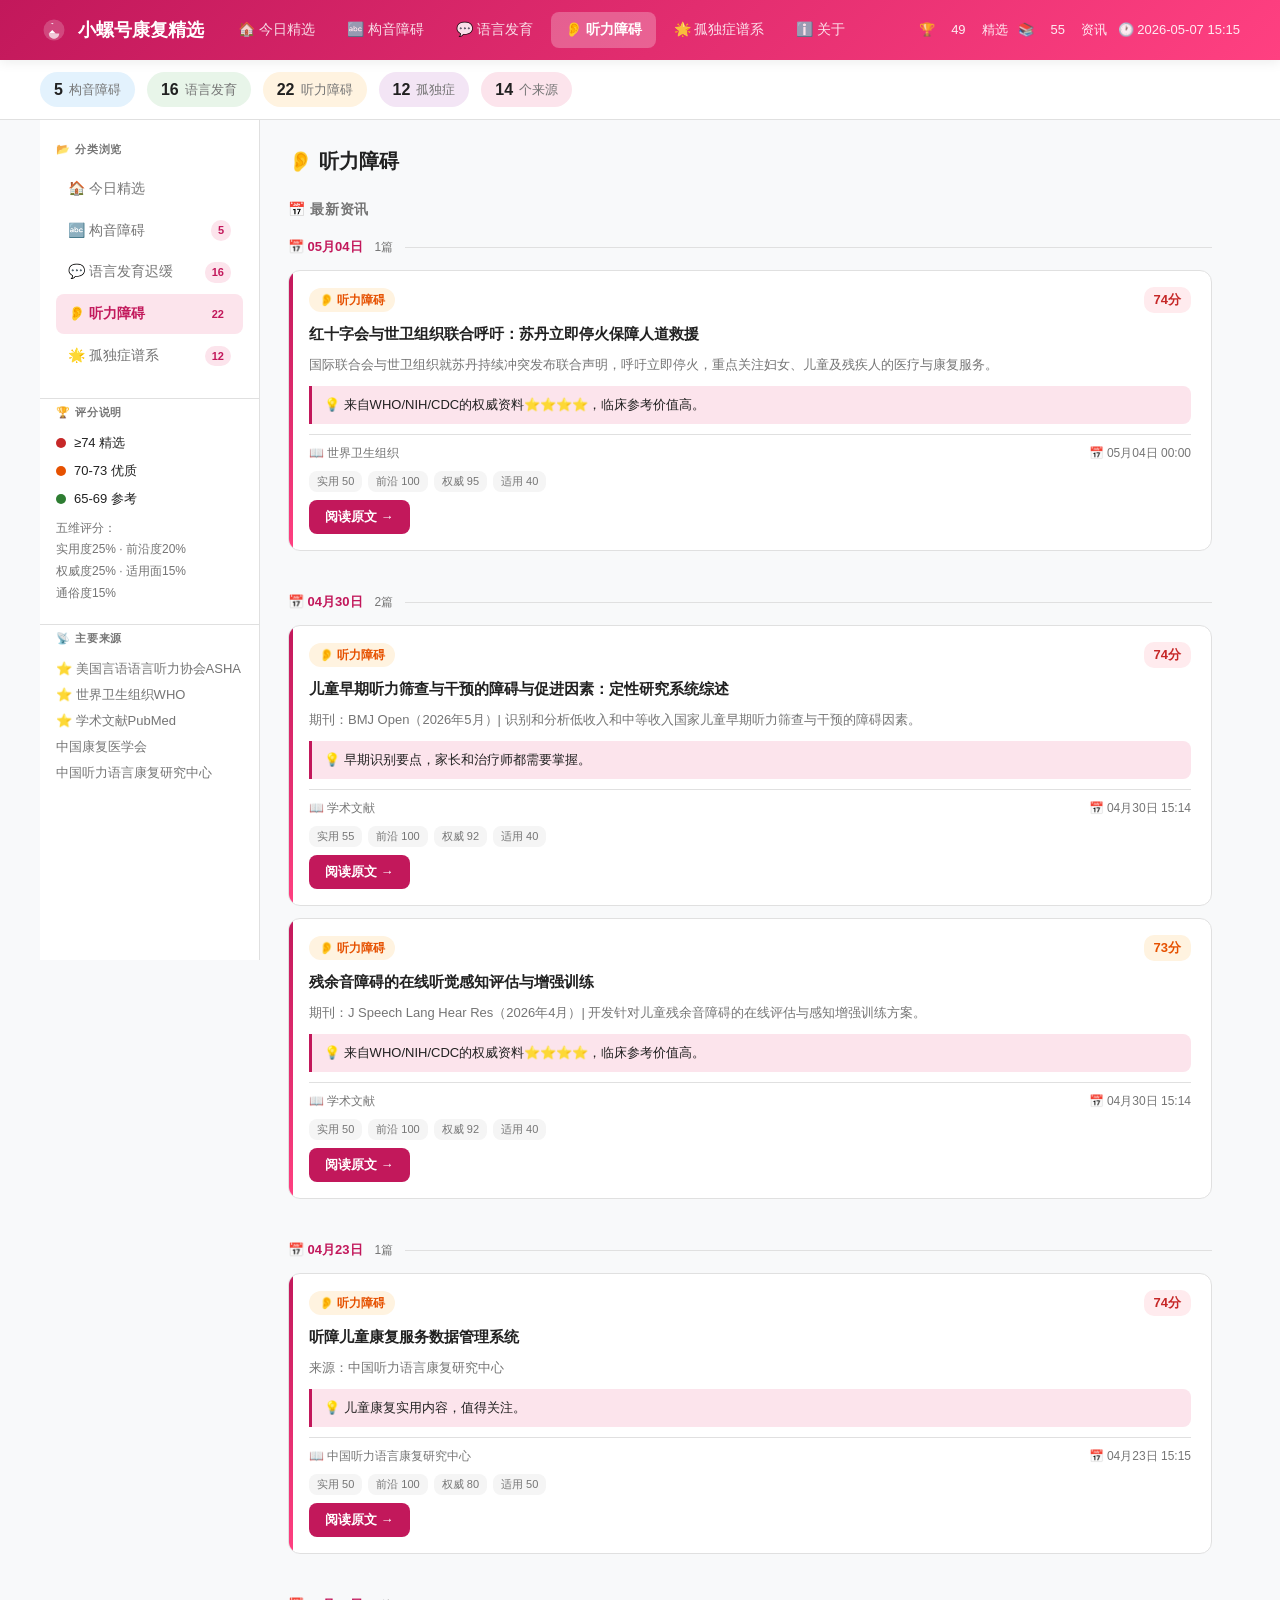
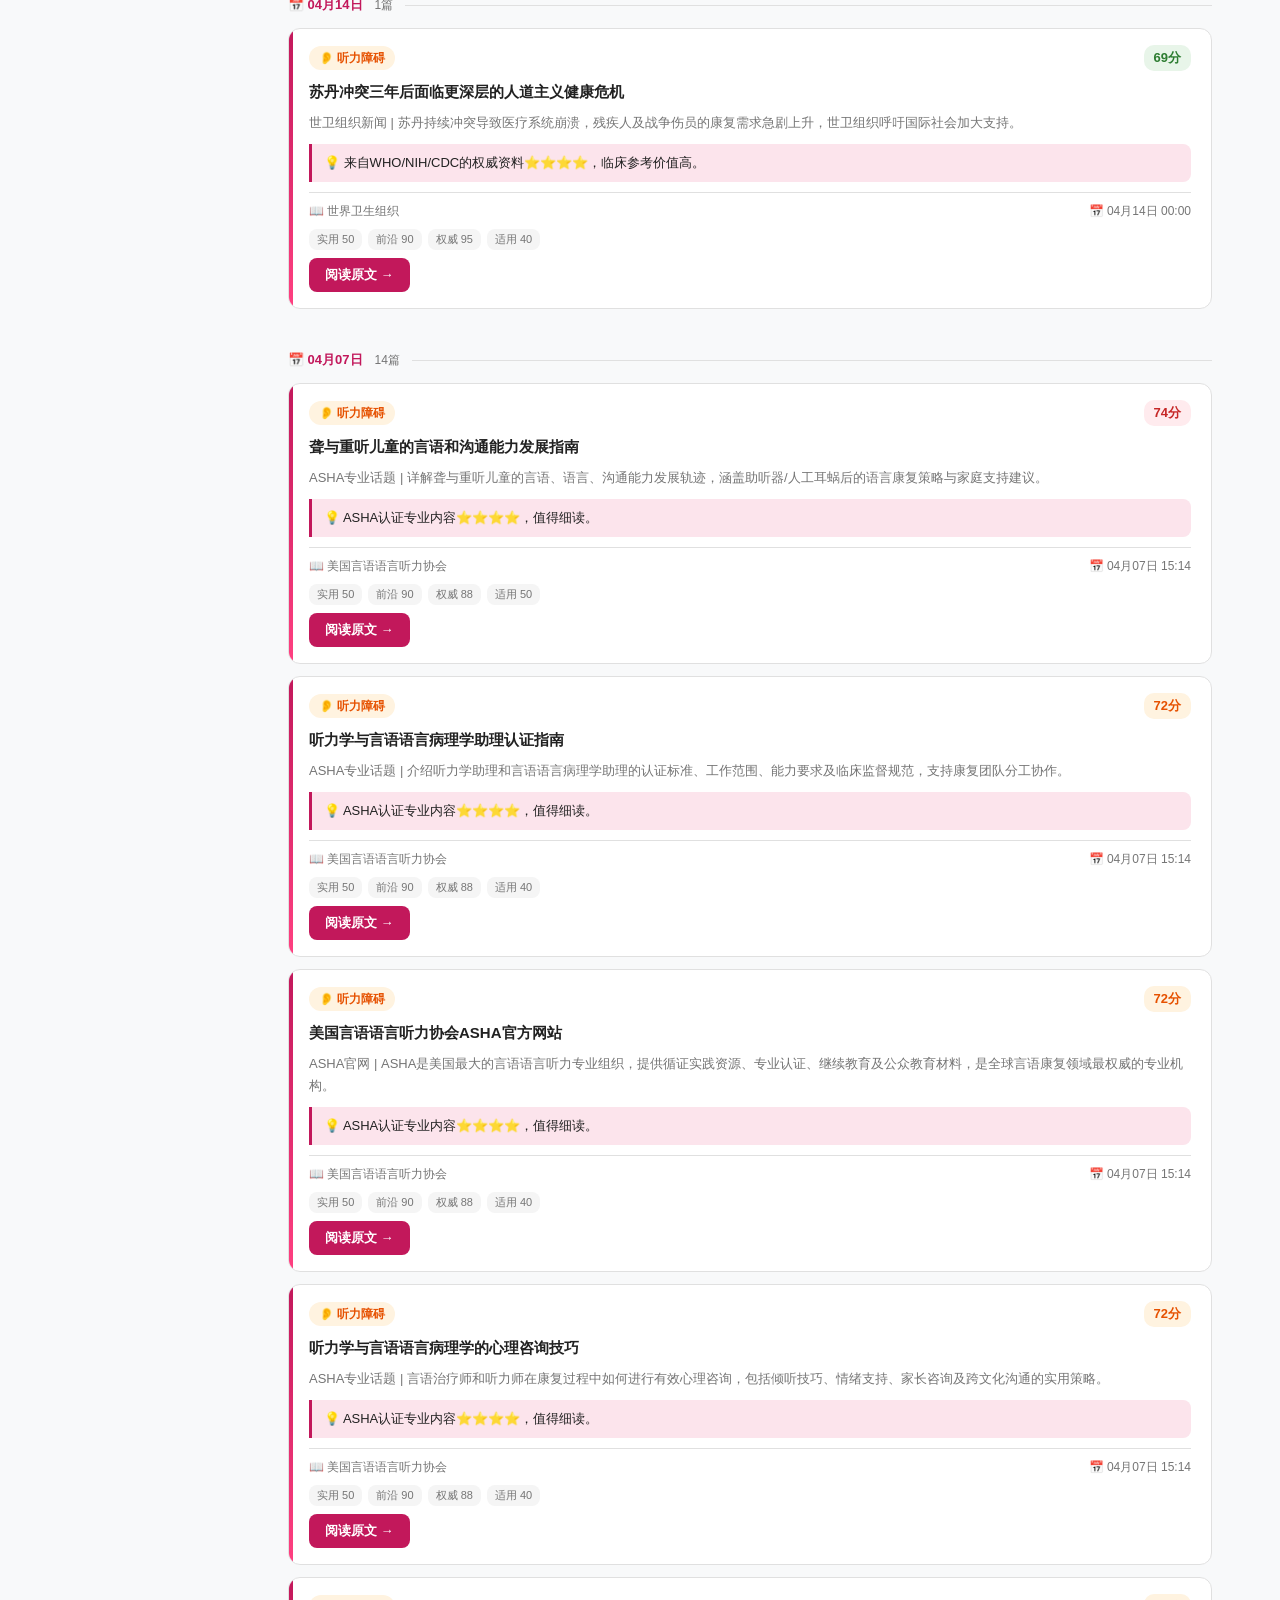
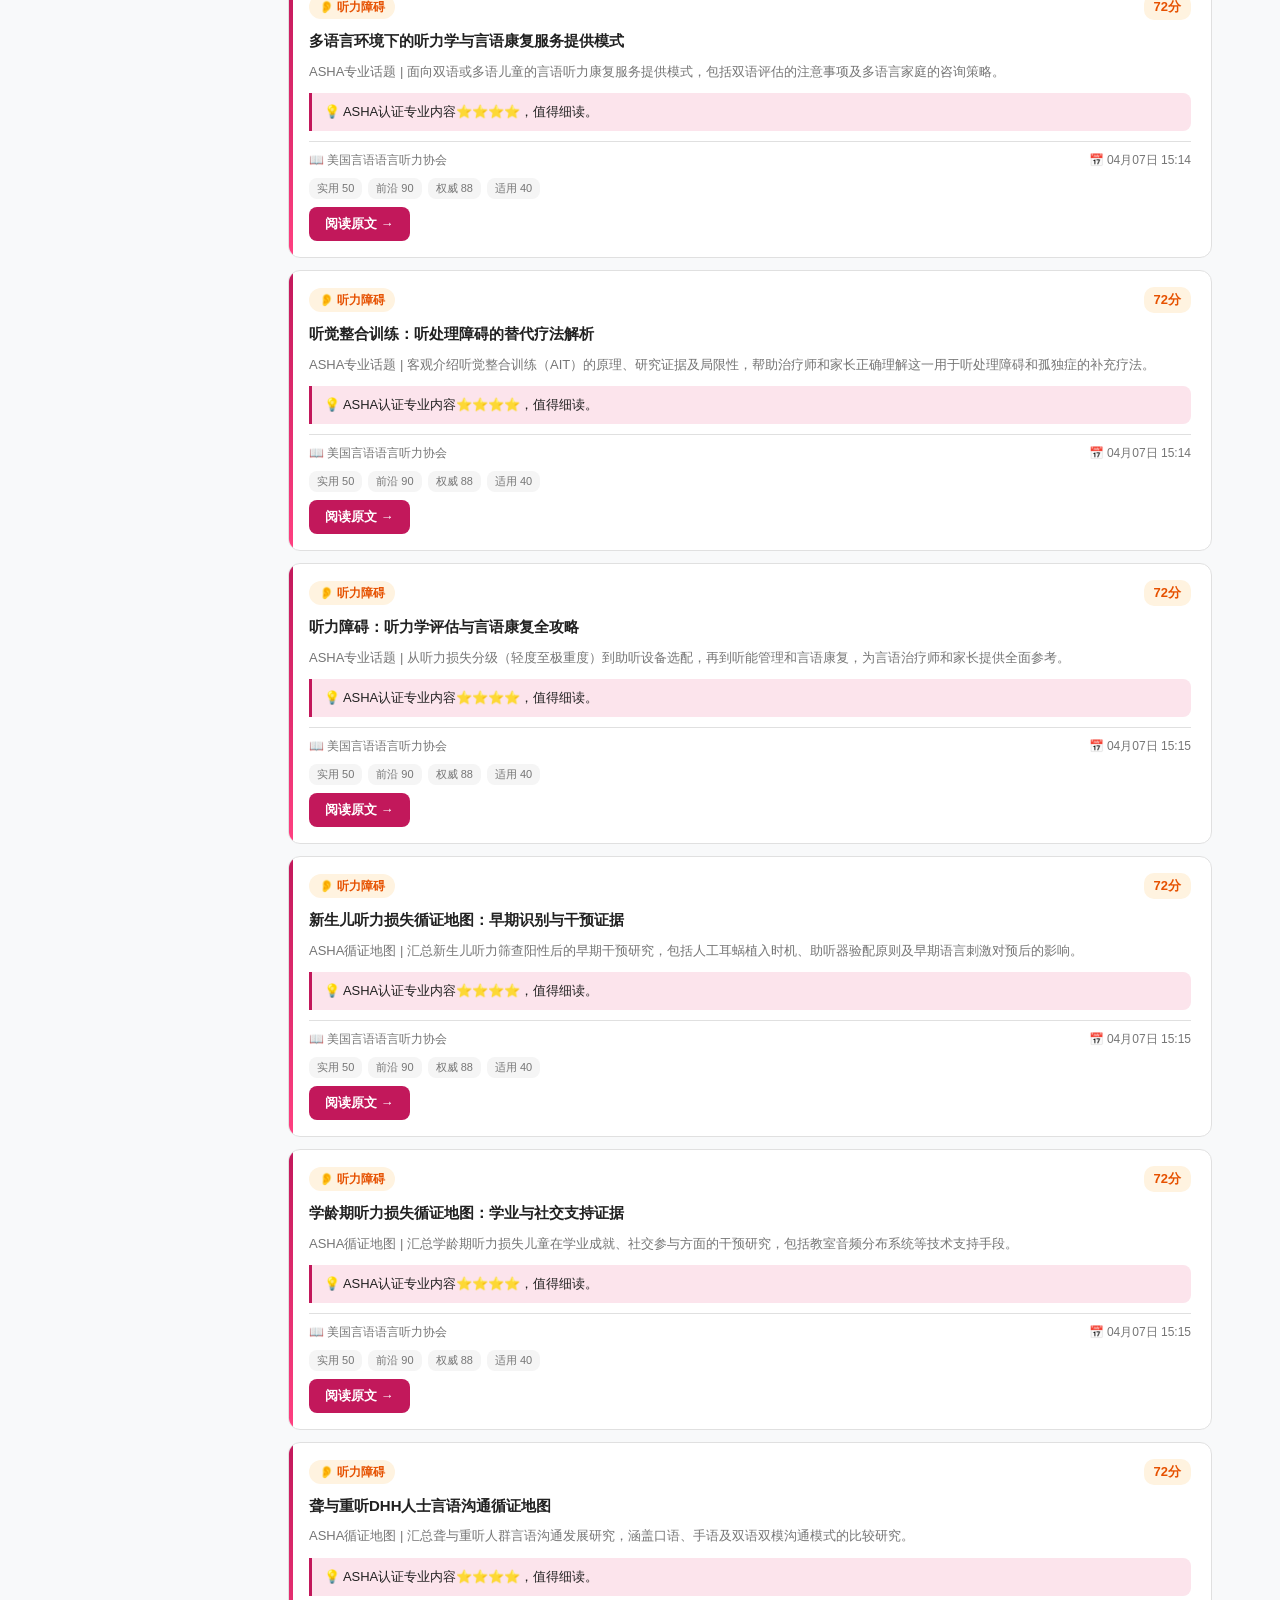
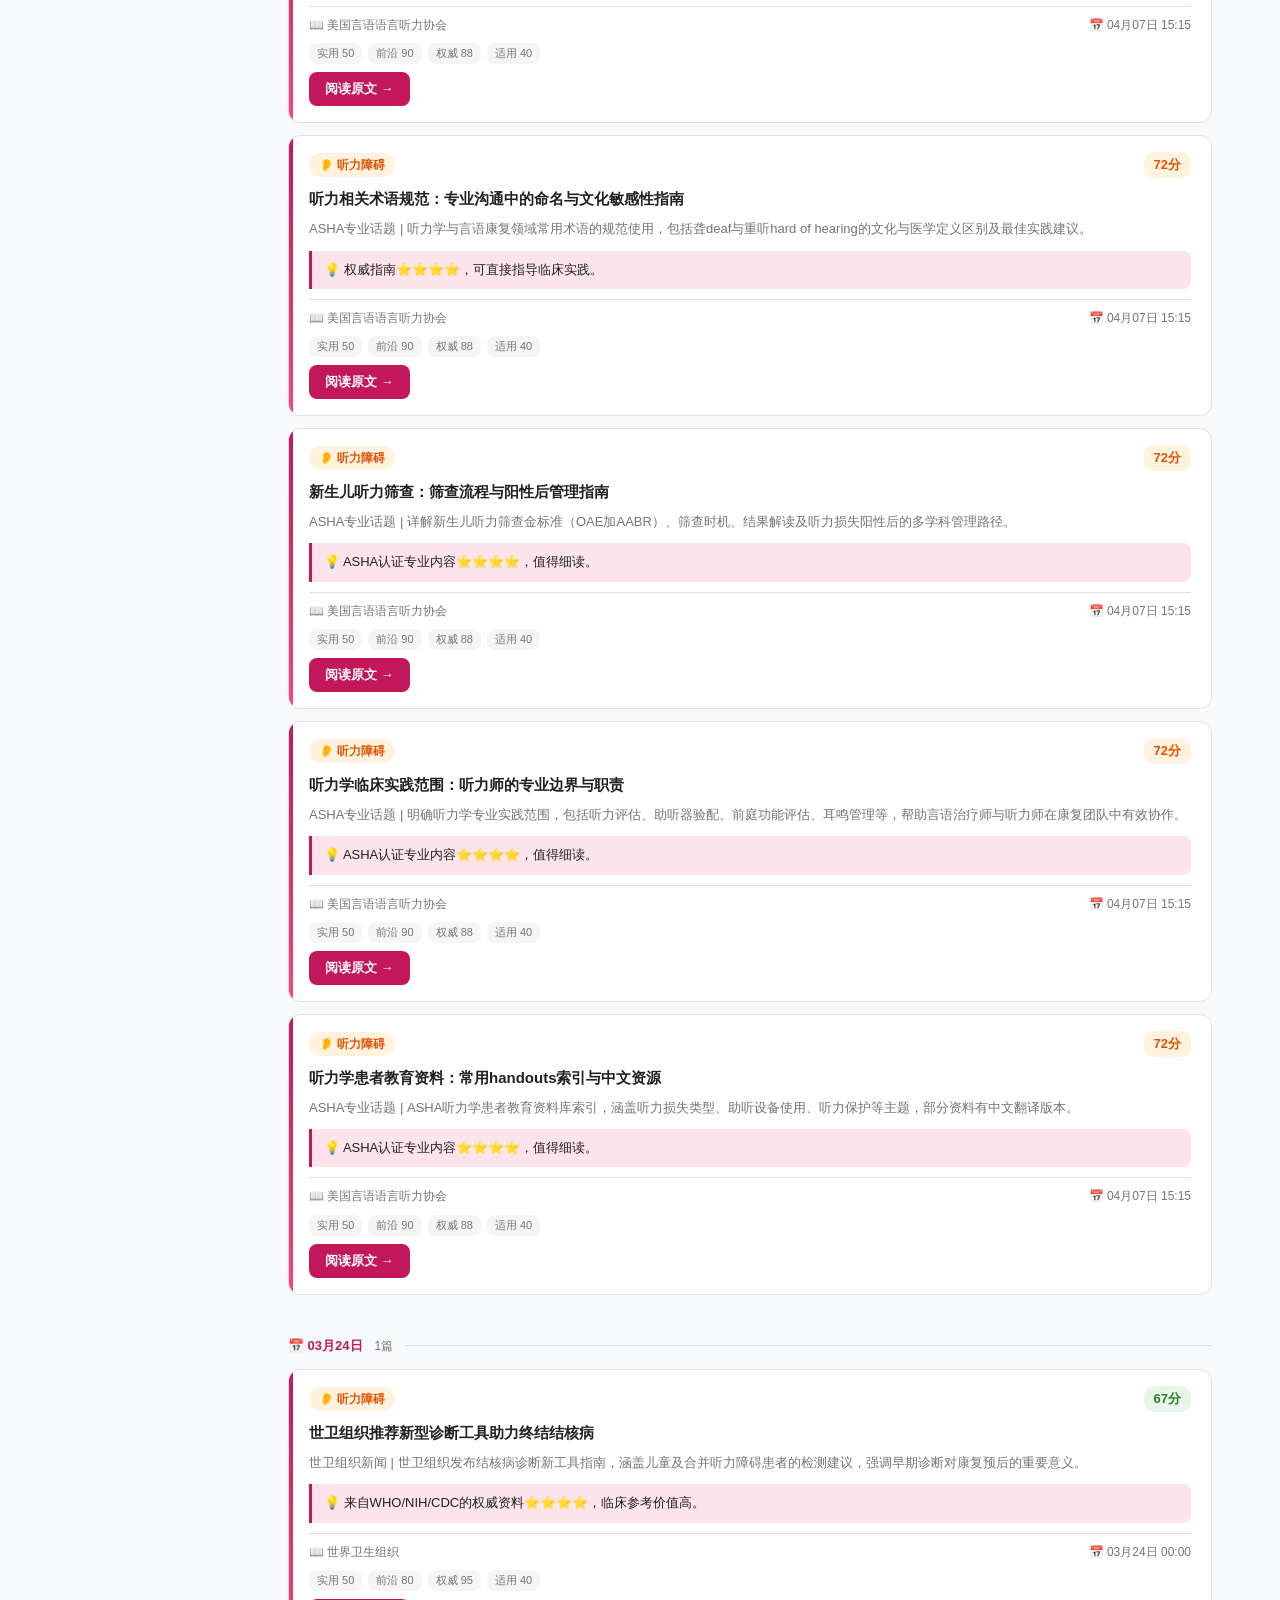
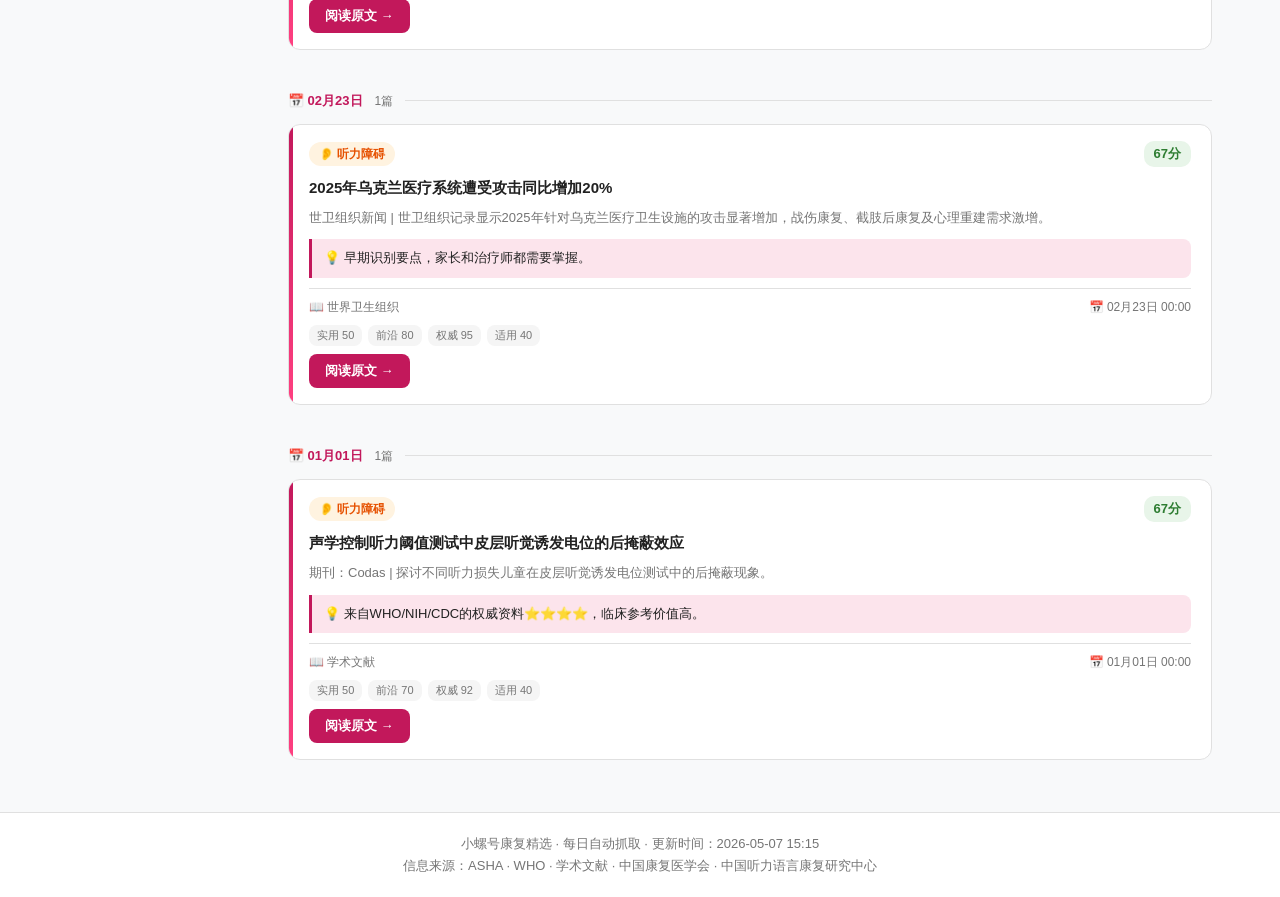
<file: hearing.html>
<!DOCTYPE html>
<html lang="zh-CN">
<head>
<meta charset="UTF-8">
<meta name="viewport" content="width=device-width, initial-scale=1.0">
<title>👂 听力障碍 — 小螺号康复精选</title>
<link rel="icon" href="data:image/svg+xml,<svg xmlns='http://www.w3.org/2000/svg' viewBox='0 0 100 100'><text y='.9em' font-size='90'>🐚</text></svg>">
<style>
:root {
  --primary: #C2185B;
  --primary-light: #E91E8C;
  --primary-bg: #FCE4EC;
  --accent: #FF4081;
  --bg: #F8F9FA;
  --surface: #FFFFFF;
  --border: #E0E0E0;
  --text: #212121;
  --text-muted: #757575;
  --radius: 12px;
  --radius-sm: 8px;
  --shadow: 0 2px 12px rgba(0,0,0,.08);
  --shadow-lg: 0 8px 32px rgba(0,0,0,.12);
}
* { box-sizing: border-box; margin: 0; padding: 0; }
body { font-family: -apple-system, "PingFang SC", "Microsoft YaHei", sans-serif; background: var(--bg); color: var(--text); line-height: 1.7; }
.site-header { background: linear-gradient(135deg, var(--primary), var(--accent)); color: #fff; padding: 0 24px; position: sticky; top: 0; z-index: 100; box-shadow: var(--shadow); }
.header-inner { display: flex; align-items: center; gap: 20px; height: 60px; max-width: 1200px; margin: 0 auto; }
.logo { display: flex; align-items: center; gap: 10px; text-decoration: none; color: #fff; font-size: 18px; font-weight: 700; }
.logo svg { flex-shrink: 0; }
.header-nav { display: flex; gap: 4px; flex: 1; }
.header-nav a { color: rgba(255,255,255,.85); text-decoration: none; padding: 6px 14px; border-radius: var(--radius-sm); font-size: 14px; font-weight: 500; transition: all .2s; }
.header-nav a:hover { background: rgba(255,255,255,.2); color: #fff; }
.header-nav a.active { background: rgba(255,255,255,.25); color: #fff; font-weight: 700; }
.header-stats { display: flex; gap: 16px; font-size: 13px; opacity: .9; }
.stats-bar { background: var(--surface); border-bottom: 1px solid var(--border); padding: 12px 24px; }
.stats-inner { max-width: 1200px; margin: 0 auto; display: flex; gap: 12px; flex-wrap: wrap; }
.stat-pill { display: flex; align-items: center; gap: 6px; padding: 4px 14px; border-radius: 20px; font-size: 13px; }
.stat-num { font-weight: 800; font-size: 16px; }
.stat-label { color: var(--text-muted); }
.container { max-width: 1200px; margin: 0 auto; }
.content-grid { display: grid; grid-template-columns: 220px 1fr; gap: 0; min-height: calc(100vh - 120px); }
.sidebar { background: var(--surface); border-right: 1px solid var(--border); padding: 20px 0; position: sticky; top: 60px; height: calc(100vh - 60px); overflow-y: auto; }
.sidebar-section { padding: 0 16px 20px; border-bottom: 1px solid var(--border); margin-bottom: 4px; }
.sidebar-section:last-child { border-bottom: none; }
.sidebar-title { font-size: 11px; font-weight: 700; color: var(--text-muted); text-transform: uppercase; letter-spacing: .08em; margin-bottom: 10px; }
.sidebar-nav { list-style: none; }
.sidebar-nav li { margin-bottom: 2px; }
.sidebar-nav a { display: flex; align-items: center; gap: 8px; padding: 8px 12px; border-radius: var(--radius-sm); text-decoration: none; color: var(--text-muted); font-size: 14px; transition: all .2s; }
.sidebar-nav a:hover { background: var(--primary-bg); color: var(--primary); }
.sidebar-nav a.active { background: var(--primary-bg); color: var(--primary); font-weight: 700; }
.badge { background: var(--primary-bg); color: var(--primary); font-size: 11px; font-weight: 700; padding: 1px 7px; border-radius: 10px; margin-left: auto; }
.score-legend { display: flex; flex-direction: column; gap: 6px; margin-bottom: 8px; }
.legend-item { display: flex; align-items: center; gap: 8px; font-size: 13px; }
.legend-dot { width: 10px; height: 10px; border-radius: 50%; flex-shrink: 0; }
.sidebar-desc { font-size: 12px; color: var(--text-muted); line-height: 1.8; }
.source-list { display: flex; flex-direction: column; gap: 4px; }
.source-item { font-size: 13px; color: var(--text-muted); }
.articles-area { padding: 24px 28px; }
.articles-header { display: flex; align-items: center; justify-content: space-between; margin-bottom: 20px; flex-wrap: wrap; gap: 12px; }
.section-title { font-size: 20px; font-weight: 700; color: var(--text); }
.articles-controls { display: flex; gap: 10px; align-items: center; }
.search-input { padding: 8px 14px; border: 1px solid var(--border); border-radius: var(--radius-sm); font-size: 14px; width: 220px; outline: none; transition: border-color .2s; }
.search-input:focus { border-color: var(--primary); }
.filter-select { padding: 8px 12px; border: 1px solid var(--border); border-radius: var(--radius-sm); font-size: 14px; outline: none; background: #fff; cursor: pointer; }
.subsection-title { font-size: 14px; font-weight: 700; color: var(--text-muted); text-transform: uppercase; letter-spacing: .05em; margin-bottom: 14px; margin-top: 0; }
.date-group { margin-bottom: 28px; }
.date-label-row { display: flex; align-items: center; gap: 12px; margin-bottom: 12px; }
.date-label { font-size: 13px; font-weight: 700; color: var(--primary); white-space: nowrap; }
.date-label-row::after { content: ''; flex: 1; height: 1px; background: var(--border); }
.date-count { font-size: 12px; color: var(--text-muted); white-space: nowrap; }
.date-articles { display: flex; flex-direction: column; gap: 12px; }
.article-card { background: var(--surface); border: 1px solid var(--border); border-radius: var(--radius); padding: 16px 20px; transition: box-shadow .2s, transform .2s; position: relative; overflow: hidden; }
.article-card:hover { box-shadow: var(--shadow-lg); transform: translateY(-2px); }
.article-card::before { content: ''; position: absolute; left: 0; top: 0; bottom: 0; width: 4px; background: linear-gradient(to bottom, var(--primary), var(--accent)); border-radius: 0 2px 2px 0; }
.card-header { display: flex; align-items: center; justify-content: space-between; margin-bottom: 10px; gap: 10px; }
.cat-badge { display: inline-flex; align-items: center; gap: 4px; padding: 2px 10px; border-radius: 12px; font-size: 12px; font-weight: 600; }
.cat-articulation { background: #E3F2FD; color: #1565C0; }
.cat-language { background: #E8F5E9; color: #2E7D32; }
.cat-hearing { background: #FFF3E0; color: #E65100; }
.cat-autism { background: #F3E5F5; color: #7B1FA2; }
.score-badge { display: inline-flex; align-items: center; padding: 2px 10px; border-radius: 10px; font-size: 13px; font-weight: 800; }
.score-top { background: #FFEBEE; color: #C62828; }
.score-high { background: #FFF3E0; color: #E65100; }
.score-mid { background: #E8F5E9; color: #2E7D32; }
.card-title { font-size: 15px; font-weight: 600; margin-bottom: 8px; line-height: 1.5; }
.card-title a { color: var(--text); text-decoration: none; transition: color .2s; }
.card-title a:hover { color: var(--primary); }
.card-summary { font-size: 13px; color: var(--text-muted); line-height: 1.7; margin-bottom: 10px; display: -webkit-box; -webkit-line-clamp: 2; -webkit-box-orient: vertical; overflow: hidden; }
.card-reason { background: var(--primary-bg); border-left: 3px solid var(--primary); padding: 8px 12px; border-radius: 0 var(--radius-sm) var(--radius-sm) 0; font-size: 13px; color: var(--text); margin-bottom: 10px; }
.card-footer { display: flex; align-items: center; justify-content: space-between; font-size: 12px; color: var(--text-muted); padding-top: 8px; border-top: 1px solid var(--border); }
.card-scores { display: flex; gap: 6px; margin: 8px 0; flex-wrap: wrap; }
.score-dim { background: #f5f5f5; padding: 1px 8px; border-radius: 8px; font-size: 11px; color: var(--text-muted); }
.score-dim.ok { background: #E8F5E9; color: #2E7D32; }
.read-btn { display: inline-flex; align-items: center; padding: 6px 16px; border-radius: var(--radius-sm); background: var(--primary); color: #fff; text-decoration: none; font-size: 13px; font-weight: 600; transition: opacity .2s; }
.read-btn:hover { opacity: .8; }
.site-footer { background: var(--surface); border-top: 1px solid var(--border); padding: 20px 24px; text-align: center; }
.footer-inner { max-width: 1200px; margin: 0 auto; }
.site-footer p { font-size: 13px; color: var(--text-muted); }
.selected-grid { display: grid; grid-template-columns: repeat(auto-fill, minmax(280px, 1fr)); gap: 14px; margin-bottom: 24px; }
.about-content { max-width: 760px; padding: 36px 28px; }
.about-content h2 { font-size: 20px; margin: 28px 0 10px; color: var(--text); }
.about-content p { font-size: 15px; color: var(--text-muted); margin-bottom: 10px; }
.source-table { width: 100%; border-collapse: collapse; margin: 16px 0; font-size: 14px; }
.source-table th, .source-table td { padding: 10px 14px; text-align: left; border-bottom: 1px solid var(--border); }
.source-table th { background: var(--primary-bg); color: var(--primary); font-weight: 700; }
.source-table tr:hover { background: #FAFAFA; }
.status-ok { color: #2E7D32; font-weight: 700; }
@media (max-width: 768px) { .content-grid { grid-template-columns: 1fr; } .sidebar { position: static; height: auto; border-right: none; border-bottom: 1px solid var(--border); } .header-nav { display: none; } .header-stats { display: none; } .articles-area { padding: 16px; } }
</style>
</head>
<body>
<header class="site-header">
  <div class="header-inner">
    <a href="index.html" class="logo">
      <svg width="28" height="28" viewBox="0 0 32 32" fill="none">
        <circle cx="16" cy="16" r="12" fill="rgba(255,255,255,.2)"/>
        <path d="M16 8c-1.1 0-2 .9-2 2v6l-4 4h8l-4-4v-6c0-1.1-.9-2-2-2z" fill="#fff"/>
        <path d="M10 20c0 3.3 2.7 6 6 6s6-2.7 6-6H10z" fill="rgba(255,255,255,.7)"/>
      </svg>
      小螺号康复精选
    </a>
    <nav class="header-nav"><a href="index.html" class="">🏠 今日精选</a><a href="articulation.html" class="">🔤 构音障碍</a><a href="language.html" class="">💬 语言发育</a><a href="hearing.html" class="active">👂 听力障碍</a><a href="autism.html" class="">🌟 孤独症谱系</a><a href="about.html" class="">ℹ️ 关于</a></nav>
    <div class="header-stats">🏆 <span>49</span> 精选 &nbsp; 📚 <span>55</span> 资讯 &nbsp; 🕐 2026-05-07 15:15</div>
  </div>
</header>
<div class="stats-bar">
  <div class="stats-inner">
    <div class="stat-pill" style="background:#E3F2FD"><span class="stat-num">5</span><span class="stat-label">构音障碍</span></div>
    <div class="stat-pill" style="background:#E8F5E9"><span class="stat-num">16</span><span class="stat-label">语言发育</span></div>
    <div class="stat-pill" style="background:#FFF3E0"><span class="stat-num">22</span><span class="stat-label">听力障碍</span></div>
    <div class="stat-pill" style="background:#F3E5F5"><span class="stat-num">12</span><span class="stat-label">孤独症</span></div>
    <div class="stat-pill" style="background:#FCE4EC"><span class="stat-num">14</span><span class="stat-label">个来源</span></div>
  </div>
</div>
<div class="container">
  <div class="content-grid">
    <aside class="sidebar">
      <div class="sidebar-section">
        <h3 class="sidebar-title">📂 分类浏览</h3>
        <ul class="sidebar-nav">
          <li><a href="index.html" class="">🏠 今日精选</a></li>
          <li><a href="articulation.html" class="">🔤 构音障碍 <span class="badge">5</span></a></li>
          <li><a href="language.html" class="">💬 语言发育迟缓 <span class="badge">16</span></a></li>
          <li><a href="hearing.html" class="active">👂 听力障碍 <span class="badge">22</span></a></li>
          <li><a href="autism.html" class="">🌟 孤独症谱系 <span class="badge">12</span></a></li>
        </ul>
      </div>
      <div class="sidebar-section">
        <h3 class="sidebar-title">🏆 评分说明</h3>
        <div class="score-legend">
          <div class="legend-item"><span class="legend-dot" style="background:#C62828"></span> ≥74 精选</div>
          <div class="legend-item"><span class="legend-dot" style="background:#E65100"></span> 70-73 优质</div>
          <div class="legend-item"><span class="legend-dot" style="background:#2E7D32"></span> 65-69 参考</div>
        </div>
        <div class="sidebar-desc">五维评分：<br>实用度25% · 前沿度20%<br>权威度25% · 适用面15%<br>通俗度15%</div>
      </div>
      <div class="sidebar-section">
        <h3 class="sidebar-title">📡 主要来源</h3>
        <div class="source-list">
          <div class="source-item">⭐ 美国言语语言听力协会ASHA</div>
          <div class="source-item">⭐ 世界卫生组织WHO</div>
          <div class="source-item">⭐ 学术文献PubMed</div>
          <div class="source-item">中国康复医学会</div>
          <div class="source-item">中国听力语言康复研究中心</div>
        </div>
      </div>
    </aside>
    <section class="articles-area">
      <div class="articles-header"><h2 class="section-title">👂 听力障碍</h2></div>
      
      <h3 class="subsection-title">📅 最新资讯</h3>
      <div class="date-articles"><div class="date-group">
      <div class="date-label-row"><span class="date-label">📅 05月04日</span><span class="date-count">1篇</span></div>
      <div class="date-articles"><div class="article-card">
  <div class="card-header">
    <span class="cat-badge cat-hearing">👂 听力障碍</span>
    <span class="score-badge score-top">74分</span>
  </div>
  <h3 class="card-title"><a href="https://www.who.int/news/item/04-05-2026-joint-call-by-the-president-of-the-icrc--the-director-general-of-who-and-the-international-president-of-msf" target="_blank" rel="noopener">红十字会与世卫组织联合呼吁：苏丹立即停火保障人道救援</a></h3>
  <p class="card-summary">国际联合会与世卫组织就苏丹持续冲突发布联合声明，呼吁立即停火，重点关注妇女、儿童及残疾人的医疗与康复服务。</p>
  <div class="card-reason">💡 来自WHO/NIH/CDC的权威资料⭐⭐⭐⭐，临床参考价值高。</div>
  <div class="card-footer">
    <span>📖 世界卫生组织</span>
    <span>📅 05月04日 00:00</span>
  </div>
  <div class="card-scores">
    <span class="score-dim">实用 50</span>
    <span class="score-dim">前沿 100</span>
    <span class="score-dim">权威 95</span>
    <span class="score-dim">适用 40</span>
  </div>
  <a href="https://www.who.int/news/item/04-05-2026-joint-call-by-the-president-of-the-icrc--the-director-general-of-who-and-the-international-president-of-msf" target="_blank" rel="noopener" class="read-btn">阅读原文 →</a>
</div></div>
    </div><div class="date-group">
      <div class="date-label-row"><span class="date-label">📅 04月30日</span><span class="date-count">2篇</span></div>
      <div class="date-articles"><div class="article-card">
  <div class="card-header">
    <span class="cat-badge cat-hearing">👂 听力障碍</span>
    <span class="score-badge score-top">74分</span>
  </div>
  <h3 class="card-title"><a href="https://pubmed.ncbi.nlm.nih.gov/42082249/" target="_blank" rel="noopener">儿童早期听力筛查与干预的障碍与促进因素：定性研究系统综述</a></h3>
  <p class="card-summary">期刊：BMJ Open（2026年5月）| 识别和分析低收入和中等收入国家儿童早期听力筛查与干预的障碍因素。</p>
  <div class="card-reason">💡 早期识别要点，家长和治疗师都需要掌握。</div>
  <div class="card-footer">
    <span>📖 学术文献</span>
    <span>📅 04月30日 15:14</span>
  </div>
  <div class="card-scores">
    <span class="score-dim">实用 55</span>
    <span class="score-dim">前沿 100</span>
    <span class="score-dim">权威 92</span>
    <span class="score-dim">适用 40</span>
  </div>
  <a href="https://pubmed.ncbi.nlm.nih.gov/42082249/" target="_blank" rel="noopener" class="read-btn">阅读原文 →</a>
</div><div class="article-card">
  <div class="card-header">
    <span class="cat-badge cat-hearing">👂 听力障碍</span>
    <span class="score-badge score-high">73分</span>
  </div>
  <h3 class="card-title"><a href="https://pubmed.ncbi.nlm.nih.gov/42017749/" target="_blank" rel="noopener">残余音障碍的在线听觉感知评估与增强训练</a></h3>
  <p class="card-summary">期刊：J Speech Lang Hear Res（2026年4月）| 开发针对儿童残余音障碍的在线评估与感知增强训练方案。</p>
  <div class="card-reason">💡 来自WHO/NIH/CDC的权威资料⭐⭐⭐⭐，临床参考价值高。</div>
  <div class="card-footer">
    <span>📖 学术文献</span>
    <span>📅 04月30日 15:14</span>
  </div>
  <div class="card-scores">
    <span class="score-dim">实用 50</span>
    <span class="score-dim">前沿 100</span>
    <span class="score-dim">权威 92</span>
    <span class="score-dim">适用 40</span>
  </div>
  <a href="https://pubmed.ncbi.nlm.nih.gov/42017749/" target="_blank" rel="noopener" class="read-btn">阅读原文 →</a>
</div></div>
    </div><div class="date-group">
      <div class="date-label-row"><span class="date-label">📅 04月23日</span><span class="date-count">1篇</span></div>
      <div class="date-articles"><div class="article-card">
  <div class="card-header">
    <span class="cat-badge cat-hearing">👂 听力障碍</span>
    <span class="score-badge score-top">74分</span>
  </div>
  <h3 class="card-title"><a href="https://rdms.hearhealth.com/
" target="_blank" rel="noopener">听障儿童康复服务数据管理系统</a></h3>
  <p class="card-summary">来源：中国听力语言康复研究中心</p>
  <div class="card-reason">💡 儿童康复实用内容，值得关注。</div>
  <div class="card-footer">
    <span>📖 中国听力语言康复研究中心</span>
    <span>📅 04月23日 15:15</span>
  </div>
  <div class="card-scores">
    <span class="score-dim">实用 50</span>
    <span class="score-dim">前沿 100</span>
    <span class="score-dim">权威 80</span>
    <span class="score-dim">适用 50</span>
  </div>
  <a href="https://rdms.hearhealth.com/
" target="_blank" rel="noopener" class="read-btn">阅读原文 →</a>
</div></div>
    </div><div class="date-group">
      <div class="date-label-row"><span class="date-label">📅 04月14日</span><span class="date-count">1篇</span></div>
      <div class="date-articles"><div class="article-card">
  <div class="card-header">
    <span class="cat-badge cat-hearing">👂 听力障碍</span>
    <span class="score-badge score-mid">69分</span>
  </div>
  <h3 class="card-title"><a href="https://www.who.int/news/item/14-04-2026-after-three-years-of-conflict--sudan-faces-a-deeper-health-crisis" target="_blank" rel="noopener">苏丹冲突三年后面临更深层的人道主义健康危机</a></h3>
  <p class="card-summary">世卫组织新闻 | 苏丹持续冲突导致医疗系统崩溃，残疾人及战争伤员的康复需求急剧上升，世卫组织呼吁国际社会加大支持。</p>
  <div class="card-reason">💡 来自WHO/NIH/CDC的权威资料⭐⭐⭐⭐，临床参考价值高。</div>
  <div class="card-footer">
    <span>📖 世界卫生组织</span>
    <span>📅 04月14日 00:00</span>
  </div>
  <div class="card-scores">
    <span class="score-dim">实用 50</span>
    <span class="score-dim">前沿 90</span>
    <span class="score-dim">权威 95</span>
    <span class="score-dim">适用 40</span>
  </div>
  <a href="https://www.who.int/news/item/14-04-2026-after-three-years-of-conflict--sudan-faces-a-deeper-health-crisis" target="_blank" rel="noopener" class="read-btn">阅读原文 →</a>
</div></div>
    </div><div class="date-group">
      <div class="date-label-row"><span class="date-label">📅 04月07日</span><span class="date-count">14篇</span></div>
      <div class="date-articles"><div class="article-card">
  <div class="card-header">
    <span class="cat-badge cat-hearing">👂 听力障碍</span>
    <span class="score-badge score-top">74分</span>
  </div>
  <h3 class="card-title"><a href="https://www.asha.org/practice-portal/professional-issues/language-communication-deaf-hard-of-hearing-children/" target="_blank" rel="noopener">聋与重听儿童的言语和沟通能力发展指南</a></h3>
  <p class="card-summary">ASHA专业话题 | 详解聋与重听儿童的言语、语言、沟通能力发展轨迹，涵盖助听器/人工耳蜗后的语言康复策略与家庭支持建议。</p>
  <div class="card-reason">💡 ASHA认证专业内容⭐⭐⭐⭐，值得细读。</div>
  <div class="card-footer">
    <span>📖 美国言语语言听力协会</span>
    <span>📅 04月07日 15:14</span>
  </div>
  <div class="card-scores">
    <span class="score-dim">实用 50</span>
    <span class="score-dim">前沿 90</span>
    <span class="score-dim">权威 88</span>
    <span class="score-dim">适用 50</span>
  </div>
  <a href="https://www.asha.org/practice-portal/professional-issues/language-communication-deaf-hard-of-hearing-children/" target="_blank" rel="noopener" class="read-btn">阅读原文 →</a>
</div><div class="article-card">
  <div class="card-header">
    <span class="cat-badge cat-hearing">👂 听力障碍</span>
    <span class="score-badge score-high">72分</span>
  </div>
  <h3 class="card-title"><a href="https://www.asha.org/assistants-certification-program/" target="_blank" rel="noopener">听力学与言语语言病理学助理认证指南</a></h3>
  <p class="card-summary">ASHA专业话题 | 介绍听力学助理和言语语言病理学助理的认证标准、工作范围、能力要求及临床监督规范，支持康复团队分工协作。</p>
  <div class="card-reason">💡 ASHA认证专业内容⭐⭐⭐⭐，值得细读。</div>
  <div class="card-footer">
    <span>📖 美国言语语言听力协会</span>
    <span>📅 04月07日 15:14</span>
  </div>
  <div class="card-scores">
    <span class="score-dim">实用 50</span>
    <span class="score-dim">前沿 90</span>
    <span class="score-dim">权威 88</span>
    <span class="score-dim">适用 40</span>
  </div>
  <a href="https://www.asha.org/assistants-certification-program/" target="_blank" rel="noopener" class="read-btn">阅读原文 →</a>
</div><div class="article-card">
  <div class="card-header">
    <span class="cat-badge cat-hearing">👂 听力障碍</span>
    <span class="score-badge score-high">72分</span>
  </div>
  <h3 class="card-title"><a href="https://www.asha.org/" target="_blank" rel="noopener">美国言语语言听力协会ASHA官方网站</a></h3>
  <p class="card-summary">ASHA官网 | ASHA是美国最大的言语语言听力专业组织，提供循证实践资源、专业认证、继续教育及公众教育材料，是全球言语康复领域最权威的专业机构。</p>
  <div class="card-reason">💡 ASHA认证专业内容⭐⭐⭐⭐，值得细读。</div>
  <div class="card-footer">
    <span>📖 美国言语语言听力协会</span>
    <span>📅 04月07日 15:14</span>
  </div>
  <div class="card-scores">
    <span class="score-dim">实用 50</span>
    <span class="score-dim">前沿 90</span>
    <span class="score-dim">权威 88</span>
    <span class="score-dim">适用 40</span>
  </div>
  <a href="https://www.asha.org/" target="_blank" rel="noopener" class="read-btn">阅读原文 →</a>
</div><div class="article-card">
  <div class="card-header">
    <span class="cat-badge cat-hearing">👂 听力障碍</span>
    <span class="score-badge score-high">72分</span>
  </div>
  <h3 class="card-title"><a href="https://www.asha.org/practice-portal/professional-issues/counseling-in-audiology-and-speech-language-pathology/" target="_blank" rel="noopener">听力学与言语语言病理学的心理咨询技巧</a></h3>
  <p class="card-summary">ASHA专业话题 | 言语治疗师和听力师在康复过程中如何进行有效心理咨询，包括倾听技巧、情绪支持、家长咨询及跨文化沟通的实用策略。</p>
  <div class="card-reason">💡 ASHA认证专业内容⭐⭐⭐⭐，值得细读。</div>
  <div class="card-footer">
    <span>📖 美国言语语言听力协会</span>
    <span>📅 04月07日 15:14</span>
  </div>
  <div class="card-scores">
    <span class="score-dim">实用 50</span>
    <span class="score-dim">前沿 90</span>
    <span class="score-dim">权威 88</span>
    <span class="score-dim">适用 40</span>
  </div>
  <a href="https://www.asha.org/practice-portal/professional-issues/counseling-in-audiology-and-speech-language-pathology/" target="_blank" rel="noopener" class="read-btn">阅读原文 →</a>
</div><div class="article-card">
  <div class="card-header">
    <span class="cat-badge cat-hearing">👂 听力障碍</span>
    <span class="score-badge score-high">72分</span>
  </div>
  <h3 class="card-title"><a href="https://www.asha.org/practice-portal/professional-issues/multilingual-service-delivery/" target="_blank" rel="noopener">多语言环境下的听力学与言语康复服务提供模式</a></h3>
  <p class="card-summary">ASHA专业话题 | 面向双语或多语儿童的言语听力康复服务提供模式，包括双语评估的注意事项及多语言家庭的咨询策略。</p>
  <div class="card-reason">💡 ASHA认证专业内容⭐⭐⭐⭐，值得细读。</div>
  <div class="card-footer">
    <span>📖 美国言语语言听力协会</span>
    <span>📅 04月07日 15:14</span>
  </div>
  <div class="card-scores">
    <span class="score-dim">实用 50</span>
    <span class="score-dim">前沿 90</span>
    <span class="score-dim">权威 88</span>
    <span class="score-dim">适用 40</span>
  </div>
  <a href="https://www.asha.org/practice-portal/professional-issues/multilingual-service-delivery/" target="_blank" rel="noopener" class="read-btn">阅读原文 →</a>
</div><div class="article-card">
  <div class="card-header">
    <span class="cat-badge cat-hearing">👂 听力障碍</span>
    <span class="score-badge score-high">72分</span>
  </div>
  <h3 class="card-title"><a href="https://www.asha.org/policy/ps2004-00218/" target="_blank" rel="noopener">听觉整合训练：听处理障碍的替代疗法解析</a></h3>
  <p class="card-summary">ASHA专业话题 | 客观介绍听觉整合训练（AIT）的原理、研究证据及局限性，帮助治疗师和家长正确理解这一用于听处理障碍和孤独症的补充疗法。</p>
  <div class="card-reason">💡 ASHA认证专业内容⭐⭐⭐⭐，值得细读。</div>
  <div class="card-footer">
    <span>📖 美国言语语言听力协会</span>
    <span>📅 04月07日 15:14</span>
  </div>
  <div class="card-scores">
    <span class="score-dim">实用 50</span>
    <span class="score-dim">前沿 90</span>
    <span class="score-dim">权威 88</span>
    <span class="score-dim">适用 40</span>
  </div>
  <a href="https://www.asha.org/policy/ps2004-00218/" target="_blank" rel="noopener" class="read-btn">阅读原文 →</a>
</div><div class="article-card">
  <div class="card-header">
    <span class="cat-badge cat-hearing">👂 听力障碍</span>
    <span class="score-badge score-high">72分</span>
  </div>
  <h3 class="card-title"><a href="https://www.asha.org/practice-portal/clinical-topics/hearing-loss-in-children/" target="_blank" rel="noopener">听力障碍：听力学评估与言语康复全攻略</a></h3>
  <p class="card-summary">ASHA专业话题 | 从听力损失分级（轻度至极重度）到助听设备选配，再到听能管理和言语康复，为言语治疗师和家长提供全面参考。</p>
  <div class="card-reason">💡 ASHA认证专业内容⭐⭐⭐⭐，值得细读。</div>
  <div class="card-footer">
    <span>📖 美国言语语言听力协会</span>
    <span>📅 04月07日 15:15</span>
  </div>
  <div class="card-scores">
    <span class="score-dim">实用 50</span>
    <span class="score-dim">前沿 90</span>
    <span class="score-dim">权威 88</span>
    <span class="score-dim">适用 40</span>
  </div>
  <a href="https://www.asha.org/practice-portal/clinical-topics/hearing-loss-in-children/" target="_blank" rel="noopener" class="read-btn">阅读原文 →</a>
</div><div class="article-card">
  <div class="card-header">
    <span class="cat-badge cat-hearing">👂 听力障碍</span>
    <span class="score-badge score-high">72分</span>
  </div>
  <h3 class="card-title"><a href="https://apps.asha.org/EvidenceMaps/Maps/LandingPage/2a8c13cc-ecf5-4fbb-891f-3f986aacdd35" target="_blank" rel="noopener">新生儿听力损失循证地图：早期识别与干预证据</a></h3>
  <p class="card-summary">ASHA循证地图 | 汇总新生儿听力筛查阳性后的早期干预研究，包括人工耳蜗植入时机、助听器验配原则及早期语言刺激对预后的影响。</p>
  <div class="card-reason">💡 ASHA认证专业内容⭐⭐⭐⭐，值得细读。</div>
  <div class="card-footer">
    <span>📖 美国言语语言听力协会</span>
    <span>📅 04月07日 15:15</span>
  </div>
  <div class="card-scores">
    <span class="score-dim">实用 50</span>
    <span class="score-dim">前沿 90</span>
    <span class="score-dim">权威 88</span>
    <span class="score-dim">适用 40</span>
  </div>
  <a href="https://apps.asha.org/EvidenceMaps/Maps/LandingPage/2a8c13cc-ecf5-4fbb-891f-3f986aacdd35" target="_blank" rel="noopener" class="read-btn">阅读原文 →</a>
</div><div class="article-card">
  <div class="card-header">
    <span class="cat-badge cat-hearing">👂 听力障碍</span>
    <span class="score-badge score-high">72分</span>
  </div>
  <h3 class="card-title"><a href="https://apps.asha.org/EvidenceMaps/Maps/LandingPage/2c9112ba-f296-4bb7-8b83-8a8b33585e9d" target="_blank" rel="noopener">学龄期听力损失循证地图：学业与社交支持证据</a></h3>
  <p class="card-summary">ASHA循证地图 | 汇总学龄期听力损失儿童在学业成就、社交参与方面的干预研究，包括教室音频分布系统等技术支持手段。</p>
  <div class="card-reason">💡 ASHA认证专业内容⭐⭐⭐⭐，值得细读。</div>
  <div class="card-footer">
    <span>📖 美国言语语言听力协会</span>
    <span>📅 04月07日 15:15</span>
  </div>
  <div class="card-scores">
    <span class="score-dim">实用 50</span>
    <span class="score-dim">前沿 90</span>
    <span class="score-dim">权威 88</span>
    <span class="score-dim">适用 40</span>
  </div>
  <a href="https://apps.asha.org/EvidenceMaps/Maps/LandingPage/2c9112ba-f296-4bb7-8b83-8a8b33585e9d" target="_blank" rel="noopener" class="read-btn">阅读原文 →</a>
</div><div class="article-card">
  <div class="card-header">
    <span class="cat-badge cat-hearing">👂 听力障碍</span>
    <span class="score-badge score-high">72分</span>
  </div>
  <h3 class="card-title"><a href="https://apps.asha.org/EvidenceMaps/Maps/LandingPage/04c03287-8b12-ed11-8135-005056834e2b" target="_blank" rel="noopener">聋与重听DHH人士言语沟通循证地图</a></h3>
  <p class="card-summary">ASHA循证地图 | 汇总聋与重听人群言语沟通发展研究，涵盖口语、手语及双语双模沟通模式的比较研究。</p>
  <div class="card-reason">💡 ASHA认证专业内容⭐⭐⭐⭐，值得细读。</div>
  <div class="card-footer">
    <span>📖 美国言语语言听力协会</span>
    <span>📅 04月07日 15:15</span>
  </div>
  <div class="card-scores">
    <span class="score-dim">实用 50</span>
    <span class="score-dim">前沿 90</span>
    <span class="score-dim">权威 88</span>
    <span class="score-dim">适用 40</span>
  </div>
  <a href="https://apps.asha.org/EvidenceMaps/Maps/LandingPage/04c03287-8b12-ed11-8135-005056834e2b" target="_blank" rel="noopener" class="read-btn">阅读原文 →</a>
</div><div class="article-card">
  <div class="card-header">
    <span class="cat-badge cat-hearing">👂 听力障碍</span>
    <span class="score-badge score-high">72分</span>
  </div>
  <h3 class="card-title"><a href="https://www.asha.org/practice-portal/hearing-related-topics-terminology-guidance/" target="_blank" rel="noopener">听力相关术语规范：专业沟通中的命名与文化敏感性指南</a></h3>
  <p class="card-summary">ASHA专业话题 | 听力学与言语康复领域常用术语的规范使用，包括聋deaf与重听hard of hearing的文化与医学定义区别及最佳实践建议。</p>
  <div class="card-reason">💡 权威指南⭐⭐⭐⭐，可直接指导临床实践。</div>
  <div class="card-footer">
    <span>📖 美国言语语言听力协会</span>
    <span>📅 04月07日 15:15</span>
  </div>
  <div class="card-scores">
    <span class="score-dim">实用 50</span>
    <span class="score-dim">前沿 90</span>
    <span class="score-dim">权威 88</span>
    <span class="score-dim">适用 40</span>
  </div>
  <a href="https://www.asha.org/practice-portal/hearing-related-topics-terminology-guidance/" target="_blank" rel="noopener" class="read-btn">阅读原文 →</a>
</div><div class="article-card">
  <div class="card-header">
    <span class="cat-badge cat-hearing">👂 听力障碍</span>
    <span class="score-badge score-high">72分</span>
  </div>
  <h3 class="card-title"><a href="https://www.asha.org/practice-portal/professional-issues/newborn-hearing-screening/" target="_blank" rel="noopener">新生儿听力筛查：筛查流程与阳性后管理指南</a></h3>
  <p class="card-summary">ASHA专业话题 | 详解新生儿听力筛查金标准（OAE加AABR）、筛查时机、结果解读及听力损失阳性后的多学科管理路径。</p>
  <div class="card-reason">💡 ASHA认证专业内容⭐⭐⭐⭐，值得细读。</div>
  <div class="card-footer">
    <span>📖 美国言语语言听力协会</span>
    <span>📅 04月07日 15:15</span>
  </div>
  <div class="card-scores">
    <span class="score-dim">实用 50</span>
    <span class="score-dim">前沿 90</span>
    <span class="score-dim">权威 88</span>
    <span class="score-dim">适用 40</span>
  </div>
  <a href="https://www.asha.org/practice-portal/professional-issues/newborn-hearing-screening/" target="_blank" rel="noopener" class="read-btn">阅读原文 →</a>
</div><div class="article-card">
  <div class="card-header">
    <span class="cat-badge cat-hearing">👂 听力障碍</span>
    <span class="score-badge score-high">72分</span>
  </div>
  <h3 class="card-title"><a href="https://www.asha.org/policy/sp2018-00353/" target="_blank" rel="noopener">听力学临床实践范围：听力师的专业边界与职责</a></h3>
  <p class="card-summary">ASHA专业话题 | 明确听力学专业实践范围，包括听力评估、助听器验配、前庭功能评估、耳鸣管理等，帮助言语治疗师与听力师在康复团队中有效协作。</p>
  <div class="card-reason">💡 ASHA认证专业内容⭐⭐⭐⭐，值得细读。</div>
  <div class="card-footer">
    <span>📖 美国言语语言听力协会</span>
    <span>📅 04月07日 15:15</span>
  </div>
  <div class="card-scores">
    <span class="score-dim">实用 50</span>
    <span class="score-dim">前沿 90</span>
    <span class="score-dim">权威 88</span>
    <span class="score-dim">适用 40</span>
  </div>
  <a href="https://www.asha.org/policy/sp2018-00353/" target="_blank" rel="noopener" class="read-btn">阅读原文 →</a>
</div><div class="article-card">
  <div class="card-header">
    <span class="cat-badge cat-hearing">👂 听力障碍</span>
    <span class="score-badge score-high">72分</span>
  </div>
  <h3 class="card-title"><a href="https://www.asha.org/aud/pei/" target="_blank" rel="noopener">听力学患者教育资料：常用handouts索引与中文资源</a></h3>
  <p class="card-summary">ASHA专业话题 | ASHA听力学患者教育资料库索引，涵盖听力损失类型、助听设备使用、听力保护等主题，部分资料有中文翻译版本。</p>
  <div class="card-reason">💡 ASHA认证专业内容⭐⭐⭐⭐，值得细读。</div>
  <div class="card-footer">
    <span>📖 美国言语语言听力协会</span>
    <span>📅 04月07日 15:15</span>
  </div>
  <div class="card-scores">
    <span class="score-dim">实用 50</span>
    <span class="score-dim">前沿 90</span>
    <span class="score-dim">权威 88</span>
    <span class="score-dim">适用 40</span>
  </div>
  <a href="https://www.asha.org/aud/pei/" target="_blank" rel="noopener" class="read-btn">阅读原文 →</a>
</div></div>
    </div><div class="date-group">
      <div class="date-label-row"><span class="date-label">📅 03月24日</span><span class="date-count">1篇</span></div>
      <div class="date-articles"><div class="article-card">
  <div class="card-header">
    <span class="cat-badge cat-hearing">👂 听力障碍</span>
    <span class="score-badge score-mid">67分</span>
  </div>
  <h3 class="card-title"><a href="https://www.who.int/news/item/24-03-2026-who-recommends-new-diagnostic-tools-to-help-end-tb" target="_blank" rel="noopener">世卫组织推荐新型诊断工具助力终结结核病</a></h3>
  <p class="card-summary">世卫组织新闻 | 世卫组织发布结核病诊断新工具指南，涵盖儿童及合并听力障碍患者的检测建议，强调早期诊断对康复预后的重要意义。</p>
  <div class="card-reason">💡 来自WHO/NIH/CDC的权威资料⭐⭐⭐⭐，临床参考价值高。</div>
  <div class="card-footer">
    <span>📖 世界卫生组织</span>
    <span>📅 03月24日 00:00</span>
  </div>
  <div class="card-scores">
    <span class="score-dim">实用 50</span>
    <span class="score-dim">前沿 80</span>
    <span class="score-dim">权威 95</span>
    <span class="score-dim">适用 40</span>
  </div>
  <a href="https://www.who.int/news/item/24-03-2026-who-recommends-new-diagnostic-tools-to-help-end-tb" target="_blank" rel="noopener" class="read-btn">阅读原文 →</a>
</div></div>
    </div><div class="date-group">
      <div class="date-label-row"><span class="date-label">📅 02月23日</span><span class="date-count">1篇</span></div>
      <div class="date-articles"><div class="article-card">
  <div class="card-header">
    <span class="cat-badge cat-hearing">👂 听力障碍</span>
    <span class="score-badge score-mid">67分</span>
  </div>
  <h3 class="card-title"><a href="https://www.who.int/news/item/23-02-2026-attacks-on-ukraine-s-health-care-increased-by-20-in-2025" target="_blank" rel="noopener">2025年乌克兰医疗系统遭受攻击同比增加20%</a></h3>
  <p class="card-summary">世卫组织新闻 | 世卫组织记录显示2025年针对乌克兰医疗卫生设施的攻击显著增加，战伤康复、截肢后康复及心理重建需求激增。</p>
  <div class="card-reason">💡 早期识别要点，家长和治疗师都需要掌握。</div>
  <div class="card-footer">
    <span>📖 世界卫生组织</span>
    <span>📅 02月23日 00:00</span>
  </div>
  <div class="card-scores">
    <span class="score-dim">实用 50</span>
    <span class="score-dim">前沿 80</span>
    <span class="score-dim">权威 95</span>
    <span class="score-dim">适用 40</span>
  </div>
  <a href="https://www.who.int/news/item/23-02-2026-attacks-on-ukraine-s-health-care-increased-by-20-in-2025" target="_blank" rel="noopener" class="read-btn">阅读原文 →</a>
</div></div>
    </div><div class="date-group">
      <div class="date-label-row"><span class="date-label">📅 01月01日</span><span class="date-count">1篇</span></div>
      <div class="date-articles"><div class="article-card">
  <div class="card-header">
    <span class="cat-badge cat-hearing">👂 听力障碍</span>
    <span class="score-badge score-mid">67分</span>
  </div>
  <h3 class="card-title"><a href="https://pubmed.ncbi.nlm.nih.gov/41983811/" target="_blank" rel="noopener">声学控制听力阈值测试中皮层听觉诱发电位的后掩蔽效应</a></h3>
  <p class="card-summary">期刊：Codas | 探讨不同听力损失儿童在皮层听觉诱发电位测试中的后掩蔽现象。</p>
  <div class="card-reason">💡 来自WHO/NIH/CDC的权威资料⭐⭐⭐⭐，临床参考价值高。</div>
  <div class="card-footer">
    <span>📖 学术文献</span>
    <span>📅 01月01日 00:00</span>
  </div>
  <div class="card-scores">
    <span class="score-dim">实用 50</span>
    <span class="score-dim">前沿 70</span>
    <span class="score-dim">权威 92</span>
    <span class="score-dim">适用 40</span>
  </div>
  <a href="https://pubmed.ncbi.nlm.nih.gov/41983811/" target="_blank" rel="noopener" class="read-btn">阅读原文 →</a>
</div></div>
    </div></div>
    </section>
  </div>
</div>
<footer class="site-footer">
  <div class="footer-inner">
    <p>小螺号康复精选 · 每日自动抓取 · 更新时间：2026-05-07 15:15</p>
    <p>信息来源：ASHA · WHO · 学术文献 · 中国康复医学会 · 中国听力语言康复研究中心</p>
  </div>
</footer>
</body>
</html>
</file>
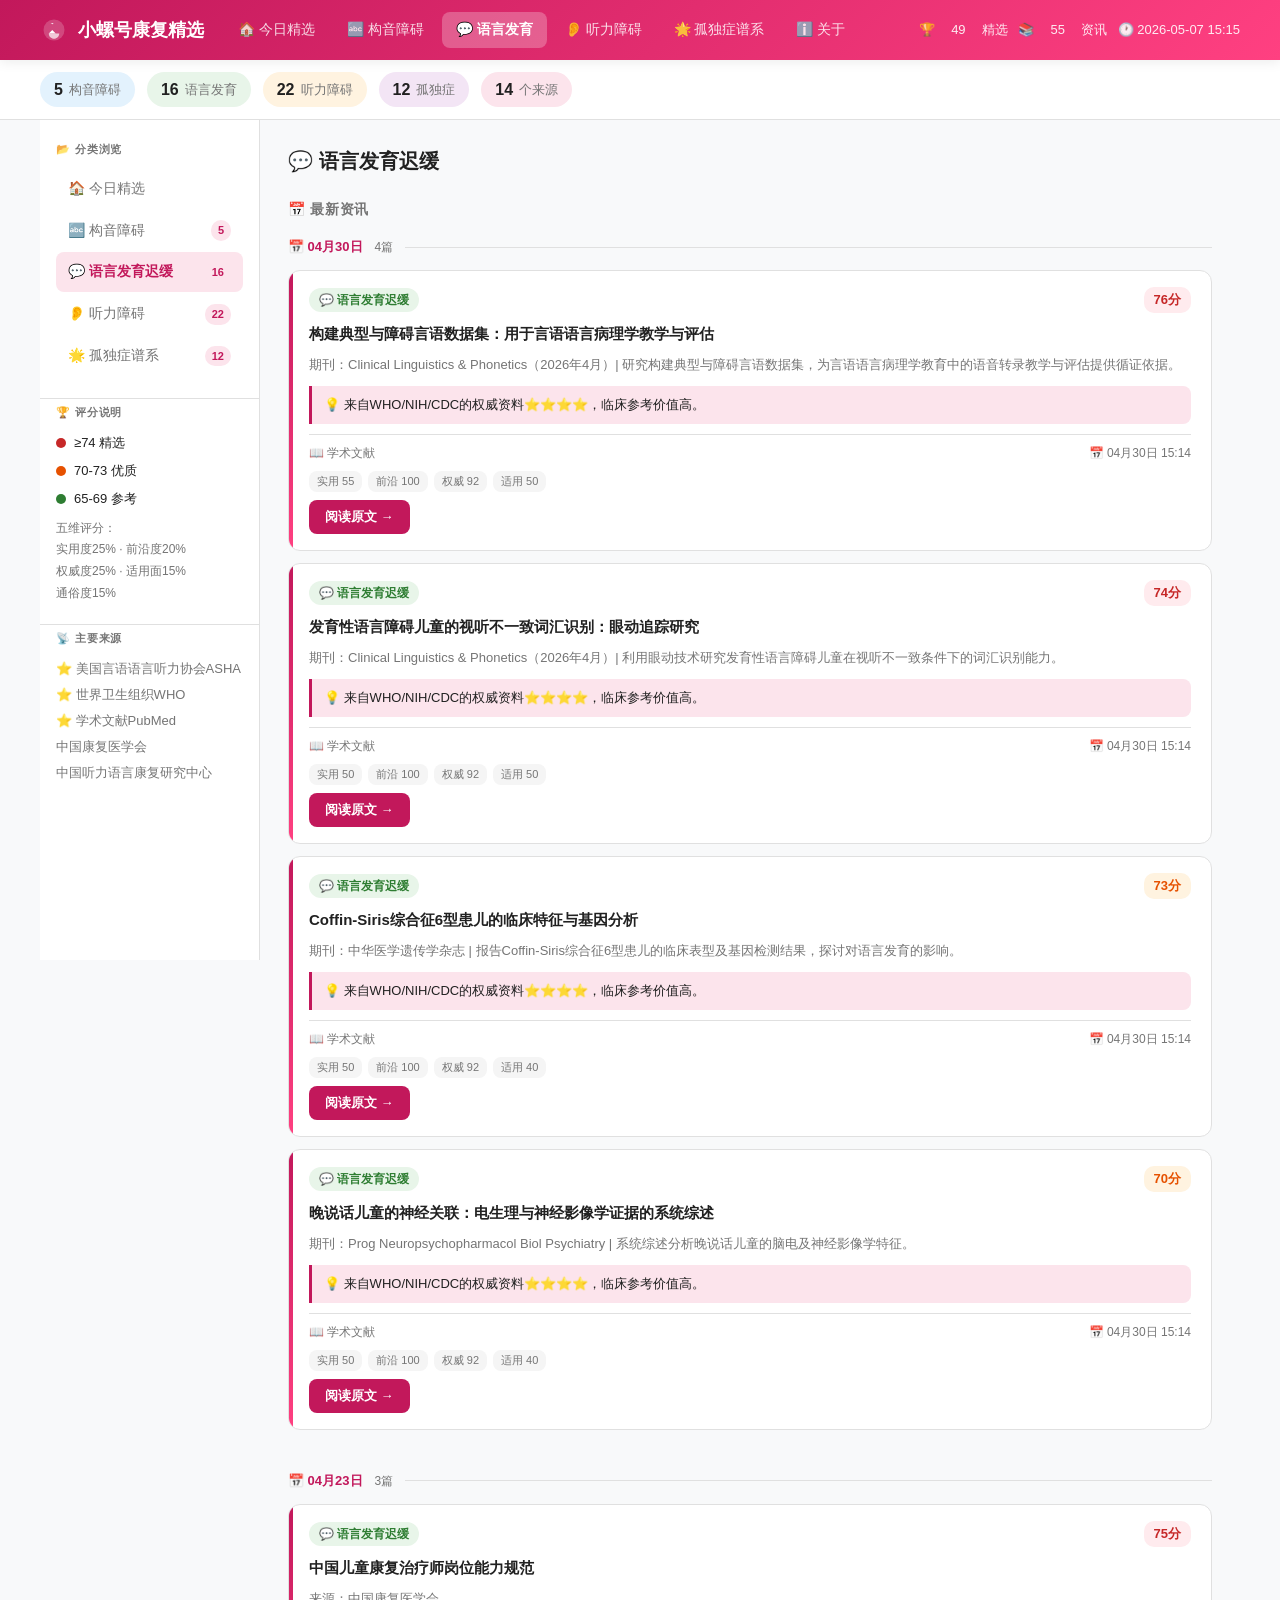
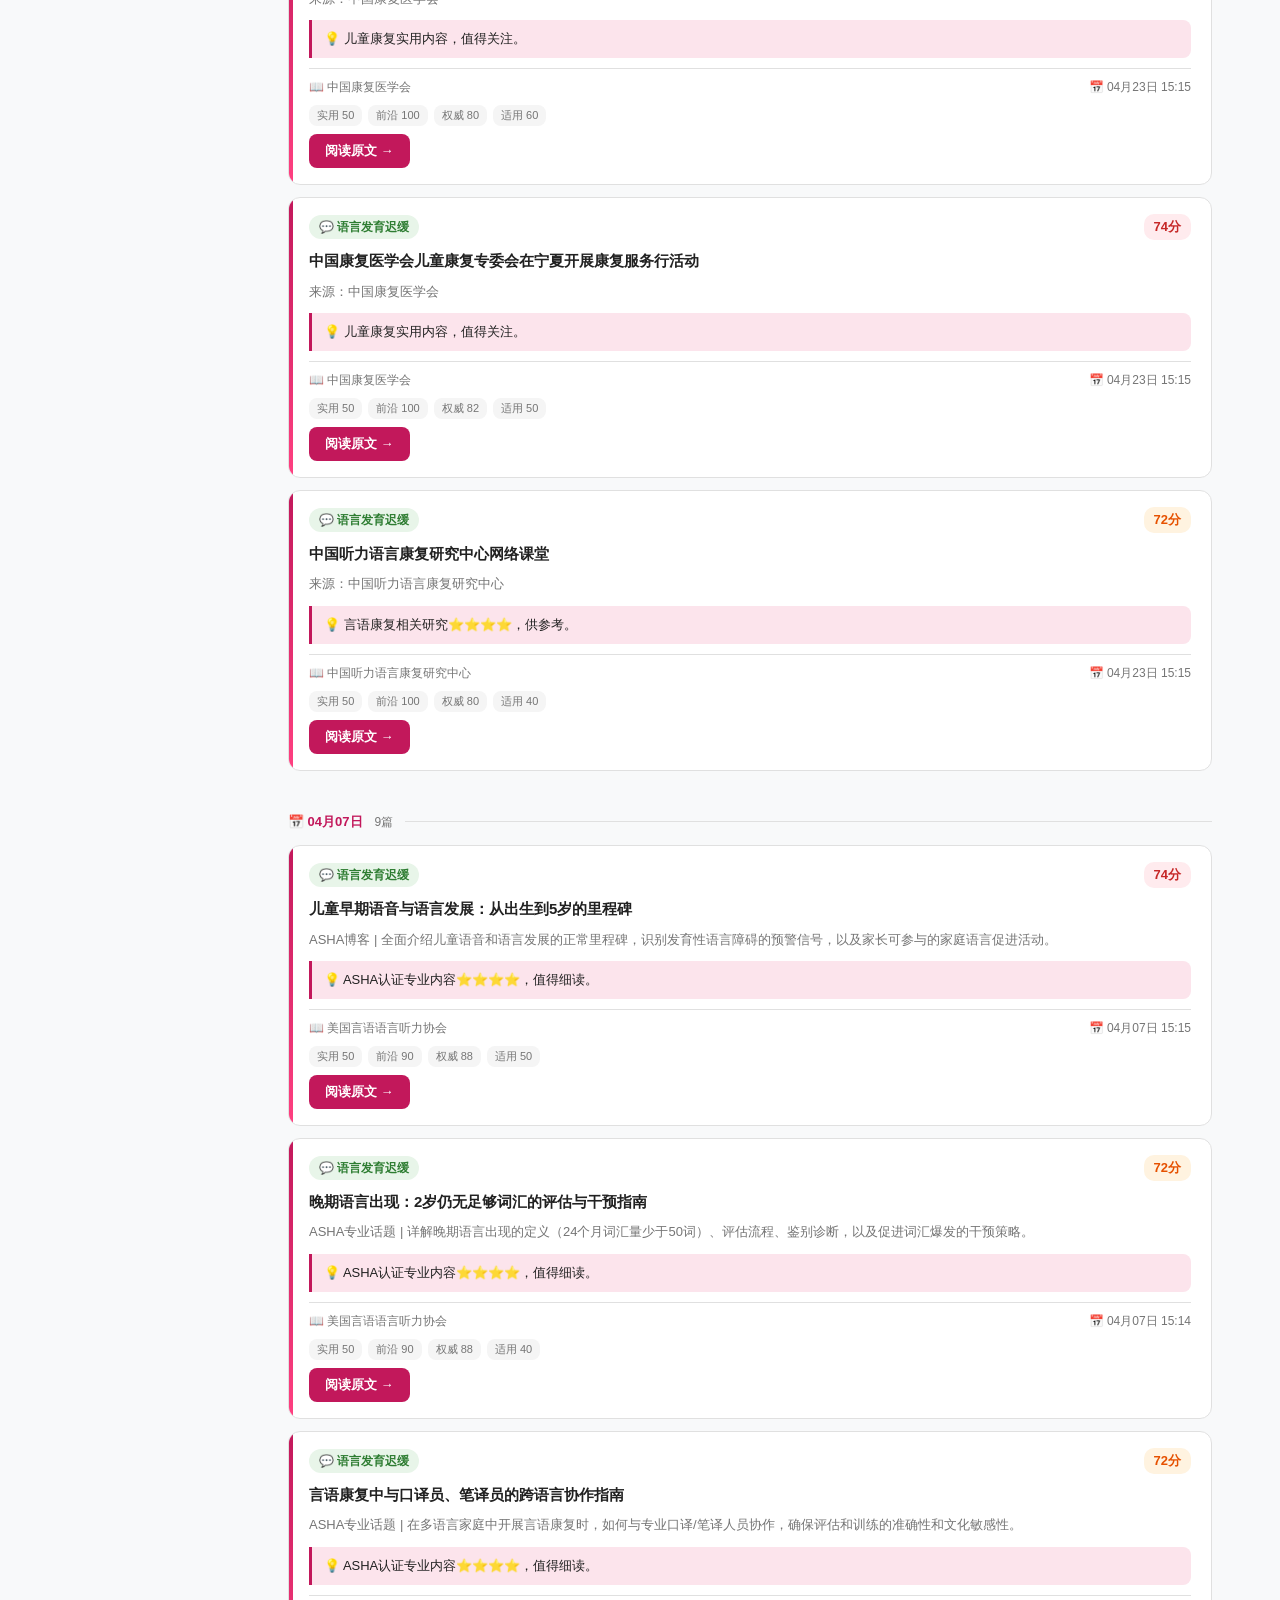
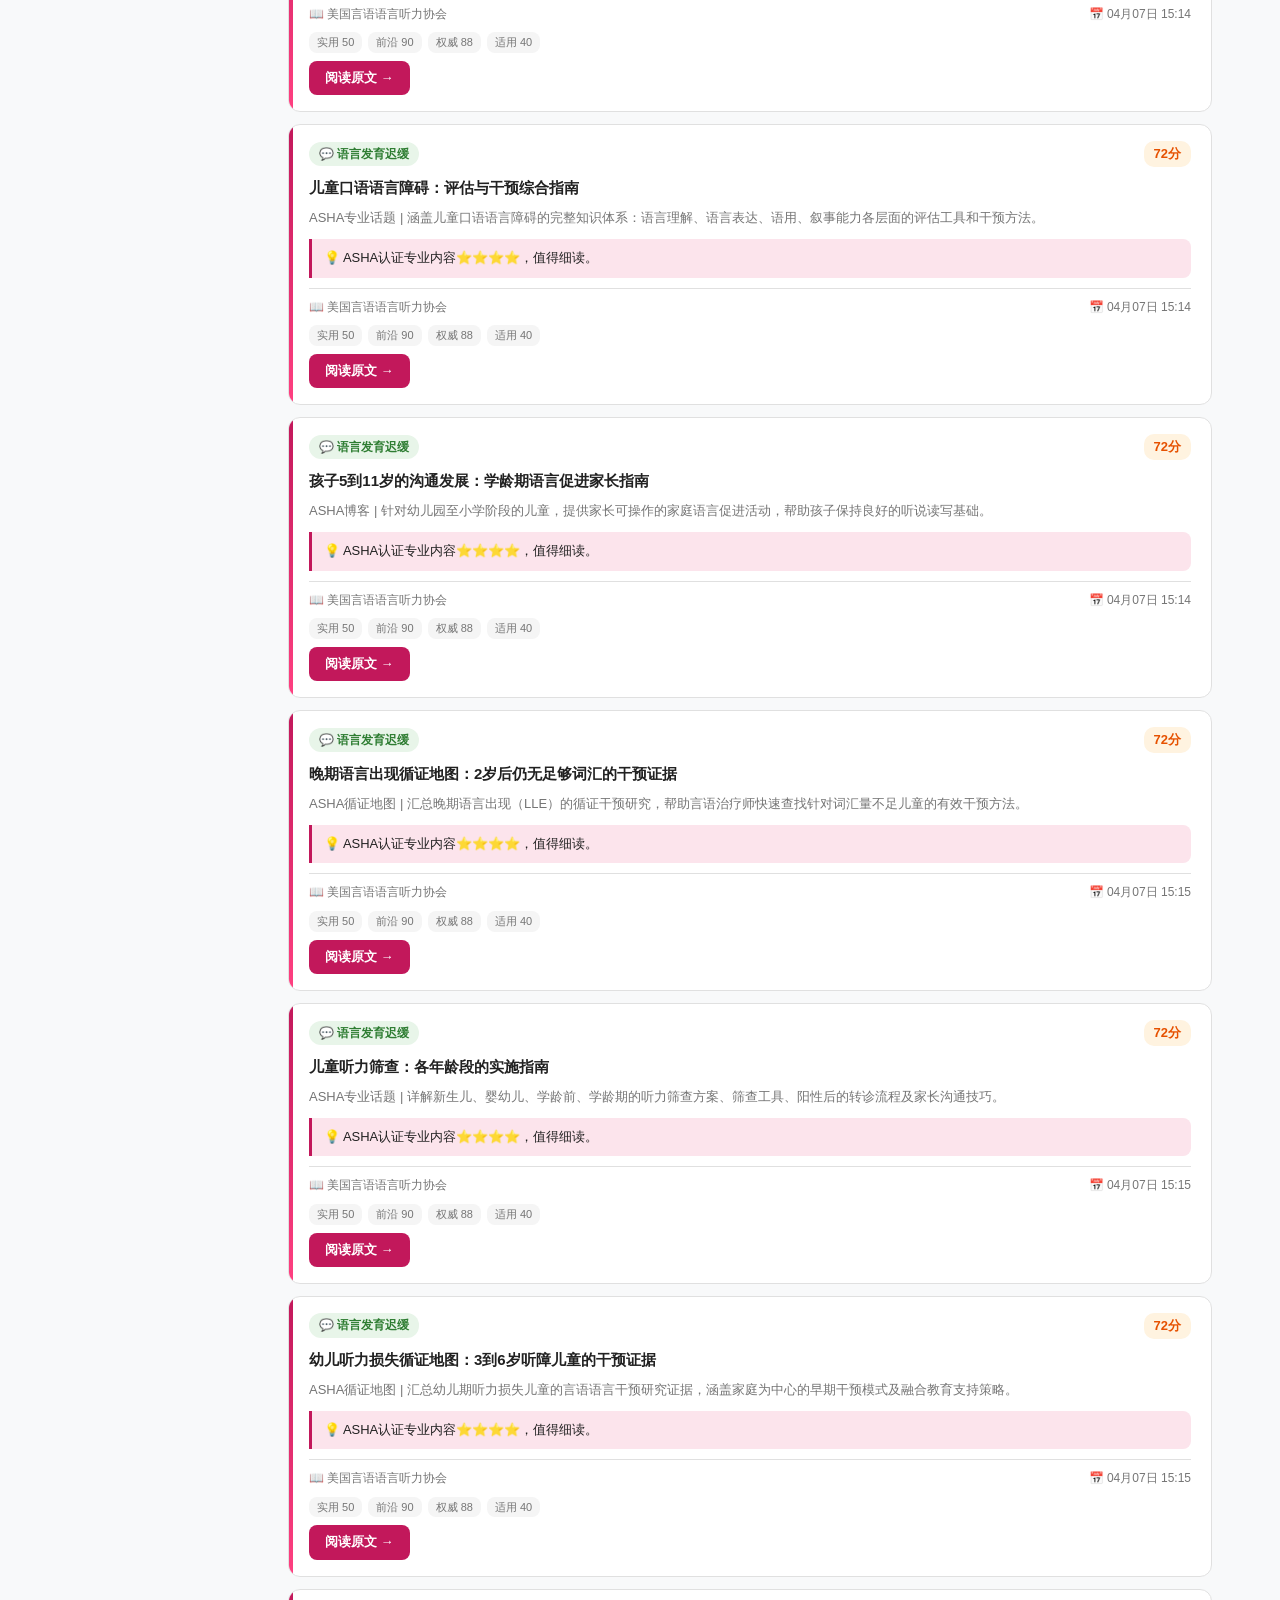
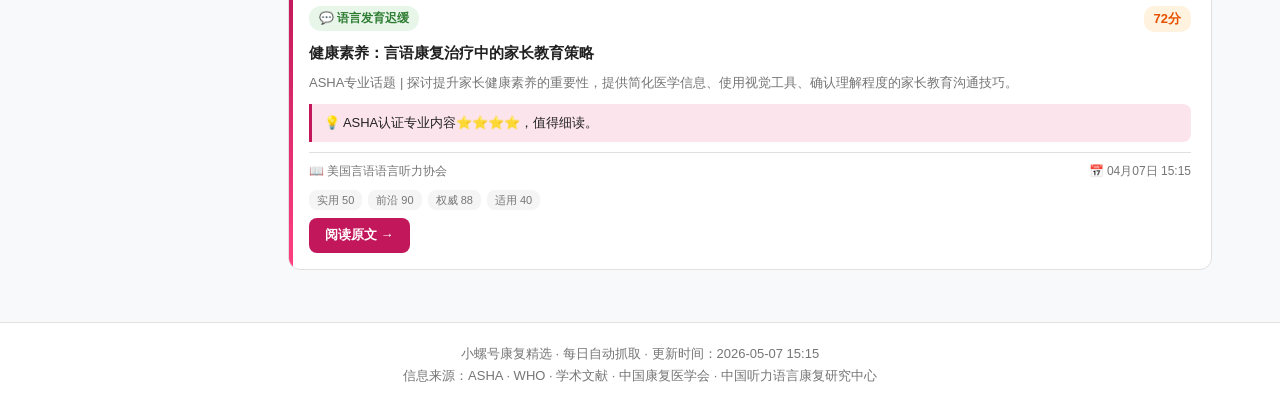
<file: language.html>
<!DOCTYPE html>
<html lang="zh-CN">
<head>
<meta charset="UTF-8">
<meta name="viewport" content="width=device-width, initial-scale=1.0">
<title>💬 语言发育迟缓 — 小螺号康复精选</title>
<link rel="icon" href="data:image/svg+xml,<svg xmlns='http://www.w3.org/2000/svg' viewBox='0 0 100 100'><text y='.9em' font-size='90'>🐚</text></svg>">
<style>
:root {
  --primary: #C2185B;
  --primary-light: #E91E8C;
  --primary-bg: #FCE4EC;
  --accent: #FF4081;
  --bg: #F8F9FA;
  --surface: #FFFFFF;
  --border: #E0E0E0;
  --text: #212121;
  --text-muted: #757575;
  --radius: 12px;
  --radius-sm: 8px;
  --shadow: 0 2px 12px rgba(0,0,0,.08);
  --shadow-lg: 0 8px 32px rgba(0,0,0,.12);
}
* { box-sizing: border-box; margin: 0; padding: 0; }
body { font-family: -apple-system, "PingFang SC", "Microsoft YaHei", sans-serif; background: var(--bg); color: var(--text); line-height: 1.7; }
.site-header { background: linear-gradient(135deg, var(--primary), var(--accent)); color: #fff; padding: 0 24px; position: sticky; top: 0; z-index: 100; box-shadow: var(--shadow); }
.header-inner { display: flex; align-items: center; gap: 20px; height: 60px; max-width: 1200px; margin: 0 auto; }
.logo { display: flex; align-items: center; gap: 10px; text-decoration: none; color: #fff; font-size: 18px; font-weight: 700; }
.logo svg { flex-shrink: 0; }
.header-nav { display: flex; gap: 4px; flex: 1; }
.header-nav a { color: rgba(255,255,255,.85); text-decoration: none; padding: 6px 14px; border-radius: var(--radius-sm); font-size: 14px; font-weight: 500; transition: all .2s; }
.header-nav a:hover { background: rgba(255,255,255,.2); color: #fff; }
.header-nav a.active { background: rgba(255,255,255,.25); color: #fff; font-weight: 700; }
.header-stats { display: flex; gap: 16px; font-size: 13px; opacity: .9; }
.stats-bar { background: var(--surface); border-bottom: 1px solid var(--border); padding: 12px 24px; }
.stats-inner { max-width: 1200px; margin: 0 auto; display: flex; gap: 12px; flex-wrap: wrap; }
.stat-pill { display: flex; align-items: center; gap: 6px; padding: 4px 14px; border-radius: 20px; font-size: 13px; }
.stat-num { font-weight: 800; font-size: 16px; }
.stat-label { color: var(--text-muted); }
.container { max-width: 1200px; margin: 0 auto; }
.content-grid { display: grid; grid-template-columns: 220px 1fr; gap: 0; min-height: calc(100vh - 120px); }
.sidebar { background: var(--surface); border-right: 1px solid var(--border); padding: 20px 0; position: sticky; top: 60px; height: calc(100vh - 60px); overflow-y: auto; }
.sidebar-section { padding: 0 16px 20px; border-bottom: 1px solid var(--border); margin-bottom: 4px; }
.sidebar-section:last-child { border-bottom: none; }
.sidebar-title { font-size: 11px; font-weight: 700; color: var(--text-muted); text-transform: uppercase; letter-spacing: .08em; margin-bottom: 10px; }
.sidebar-nav { list-style: none; }
.sidebar-nav li { margin-bottom: 2px; }
.sidebar-nav a { display: flex; align-items: center; gap: 8px; padding: 8px 12px; border-radius: var(--radius-sm); text-decoration: none; color: var(--text-muted); font-size: 14px; transition: all .2s; }
.sidebar-nav a:hover { background: var(--primary-bg); color: var(--primary); }
.sidebar-nav a.active { background: var(--primary-bg); color: var(--primary); font-weight: 700; }
.badge { background: var(--primary-bg); color: var(--primary); font-size: 11px; font-weight: 700; padding: 1px 7px; border-radius: 10px; margin-left: auto; }
.score-legend { display: flex; flex-direction: column; gap: 6px; margin-bottom: 8px; }
.legend-item { display: flex; align-items: center; gap: 8px; font-size: 13px; }
.legend-dot { width: 10px; height: 10px; border-radius: 50%; flex-shrink: 0; }
.sidebar-desc { font-size: 12px; color: var(--text-muted); line-height: 1.8; }
.source-list { display: flex; flex-direction: column; gap: 4px; }
.source-item { font-size: 13px; color: var(--text-muted); }
.articles-area { padding: 24px 28px; }
.articles-header { display: flex; align-items: center; justify-content: space-between; margin-bottom: 20px; flex-wrap: wrap; gap: 12px; }
.section-title { font-size: 20px; font-weight: 700; color: var(--text); }
.articles-controls { display: flex; gap: 10px; align-items: center; }
.search-input { padding: 8px 14px; border: 1px solid var(--border); border-radius: var(--radius-sm); font-size: 14px; width: 220px; outline: none; transition: border-color .2s; }
.search-input:focus { border-color: var(--primary); }
.filter-select { padding: 8px 12px; border: 1px solid var(--border); border-radius: var(--radius-sm); font-size: 14px; outline: none; background: #fff; cursor: pointer; }
.subsection-title { font-size: 14px; font-weight: 700; color: var(--text-muted); text-transform: uppercase; letter-spacing: .05em; margin-bottom: 14px; margin-top: 0; }
.date-group { margin-bottom: 28px; }
.date-label-row { display: flex; align-items: center; gap: 12px; margin-bottom: 12px; }
.date-label { font-size: 13px; font-weight: 700; color: var(--primary); white-space: nowrap; }
.date-label-row::after { content: ''; flex: 1; height: 1px; background: var(--border); }
.date-count { font-size: 12px; color: var(--text-muted); white-space: nowrap; }
.date-articles { display: flex; flex-direction: column; gap: 12px; }
.article-card { background: var(--surface); border: 1px solid var(--border); border-radius: var(--radius); padding: 16px 20px; transition: box-shadow .2s, transform .2s; position: relative; overflow: hidden; }
.article-card:hover { box-shadow: var(--shadow-lg); transform: translateY(-2px); }
.article-card::before { content: ''; position: absolute; left: 0; top: 0; bottom: 0; width: 4px; background: linear-gradient(to bottom, var(--primary), var(--accent)); border-radius: 0 2px 2px 0; }
.card-header { display: flex; align-items: center; justify-content: space-between; margin-bottom: 10px; gap: 10px; }
.cat-badge { display: inline-flex; align-items: center; gap: 4px; padding: 2px 10px; border-radius: 12px; font-size: 12px; font-weight: 600; }
.cat-articulation { background: #E3F2FD; color: #1565C0; }
.cat-language { background: #E8F5E9; color: #2E7D32; }
.cat-hearing { background: #FFF3E0; color: #E65100; }
.cat-autism { background: #F3E5F5; color: #7B1FA2; }
.score-badge { display: inline-flex; align-items: center; padding: 2px 10px; border-radius: 10px; font-size: 13px; font-weight: 800; }
.score-top { background: #FFEBEE; color: #C62828; }
.score-high { background: #FFF3E0; color: #E65100; }
.score-mid { background: #E8F5E9; color: #2E7D32; }
.card-title { font-size: 15px; font-weight: 600; margin-bottom: 8px; line-height: 1.5; }
.card-title a { color: var(--text); text-decoration: none; transition: color .2s; }
.card-title a:hover { color: var(--primary); }
.card-summary { font-size: 13px; color: var(--text-muted); line-height: 1.7; margin-bottom: 10px; display: -webkit-box; -webkit-line-clamp: 2; -webkit-box-orient: vertical; overflow: hidden; }
.card-reason { background: var(--primary-bg); border-left: 3px solid var(--primary); padding: 8px 12px; border-radius: 0 var(--radius-sm) var(--radius-sm) 0; font-size: 13px; color: var(--text); margin-bottom: 10px; }
.card-footer { display: flex; align-items: center; justify-content: space-between; font-size: 12px; color: var(--text-muted); padding-top: 8px; border-top: 1px solid var(--border); }
.card-scores { display: flex; gap: 6px; margin: 8px 0; flex-wrap: wrap; }
.score-dim { background: #f5f5f5; padding: 1px 8px; border-radius: 8px; font-size: 11px; color: var(--text-muted); }
.score-dim.ok { background: #E8F5E9; color: #2E7D32; }
.read-btn { display: inline-flex; align-items: center; padding: 6px 16px; border-radius: var(--radius-sm); background: var(--primary); color: #fff; text-decoration: none; font-size: 13px; font-weight: 600; transition: opacity .2s; }
.read-btn:hover { opacity: .8; }
.site-footer { background: var(--surface); border-top: 1px solid var(--border); padding: 20px 24px; text-align: center; }
.footer-inner { max-width: 1200px; margin: 0 auto; }
.site-footer p { font-size: 13px; color: var(--text-muted); }
.selected-grid { display: grid; grid-template-columns: repeat(auto-fill, minmax(280px, 1fr)); gap: 14px; margin-bottom: 24px; }
.about-content { max-width: 760px; padding: 36px 28px; }
.about-content h2 { font-size: 20px; margin: 28px 0 10px; color: var(--text); }
.about-content p { font-size: 15px; color: var(--text-muted); margin-bottom: 10px; }
.source-table { width: 100%; border-collapse: collapse; margin: 16px 0; font-size: 14px; }
.source-table th, .source-table td { padding: 10px 14px; text-align: left; border-bottom: 1px solid var(--border); }
.source-table th { background: var(--primary-bg); color: var(--primary); font-weight: 700; }
.source-table tr:hover { background: #FAFAFA; }
.status-ok { color: #2E7D32; font-weight: 700; }
@media (max-width: 768px) { .content-grid { grid-template-columns: 1fr; } .sidebar { position: static; height: auto; border-right: none; border-bottom: 1px solid var(--border); } .header-nav { display: none; } .header-stats { display: none; } .articles-area { padding: 16px; } }
</style>
</head>
<body>
<header class="site-header">
  <div class="header-inner">
    <a href="index.html" class="logo">
      <svg width="28" height="28" viewBox="0 0 32 32" fill="none">
        <circle cx="16" cy="16" r="12" fill="rgba(255,255,255,.2)"/>
        <path d="M16 8c-1.1 0-2 .9-2 2v6l-4 4h8l-4-4v-6c0-1.1-.9-2-2-2z" fill="#fff"/>
        <path d="M10 20c0 3.3 2.7 6 6 6s6-2.7 6-6H10z" fill="rgba(255,255,255,.7)"/>
      </svg>
      小螺号康复精选
    </a>
    <nav class="header-nav"><a href="index.html" class="">🏠 今日精选</a><a href="articulation.html" class="">🔤 构音障碍</a><a href="language.html" class="active">💬 语言发育</a><a href="hearing.html" class="">👂 听力障碍</a><a href="autism.html" class="">🌟 孤独症谱系</a><a href="about.html" class="">ℹ️ 关于</a></nav>
    <div class="header-stats">🏆 <span>49</span> 精选 &nbsp; 📚 <span>55</span> 资讯 &nbsp; 🕐 2026-05-07 15:15</div>
  </div>
</header>
<div class="stats-bar">
  <div class="stats-inner">
    <div class="stat-pill" style="background:#E3F2FD"><span class="stat-num">5</span><span class="stat-label">构音障碍</span></div>
    <div class="stat-pill" style="background:#E8F5E9"><span class="stat-num">16</span><span class="stat-label">语言发育</span></div>
    <div class="stat-pill" style="background:#FFF3E0"><span class="stat-num">22</span><span class="stat-label">听力障碍</span></div>
    <div class="stat-pill" style="background:#F3E5F5"><span class="stat-num">12</span><span class="stat-label">孤独症</span></div>
    <div class="stat-pill" style="background:#FCE4EC"><span class="stat-num">14</span><span class="stat-label">个来源</span></div>
  </div>
</div>
<div class="container">
  <div class="content-grid">
    <aside class="sidebar">
      <div class="sidebar-section">
        <h3 class="sidebar-title">📂 分类浏览</h3>
        <ul class="sidebar-nav">
          <li><a href="index.html" class="">🏠 今日精选</a></li>
          <li><a href="articulation.html" class="">🔤 构音障碍 <span class="badge">5</span></a></li>
          <li><a href="language.html" class="active">💬 语言发育迟缓 <span class="badge">16</span></a></li>
          <li><a href="hearing.html" class="">👂 听力障碍 <span class="badge">22</span></a></li>
          <li><a href="autism.html" class="">🌟 孤独症谱系 <span class="badge">12</span></a></li>
        </ul>
      </div>
      <div class="sidebar-section">
        <h3 class="sidebar-title">🏆 评分说明</h3>
        <div class="score-legend">
          <div class="legend-item"><span class="legend-dot" style="background:#C62828"></span> ≥74 精选</div>
          <div class="legend-item"><span class="legend-dot" style="background:#E65100"></span> 70-73 优质</div>
          <div class="legend-item"><span class="legend-dot" style="background:#2E7D32"></span> 65-69 参考</div>
        </div>
        <div class="sidebar-desc">五维评分：<br>实用度25% · 前沿度20%<br>权威度25% · 适用面15%<br>通俗度15%</div>
      </div>
      <div class="sidebar-section">
        <h3 class="sidebar-title">📡 主要来源</h3>
        <div class="source-list">
          <div class="source-item">⭐ 美国言语语言听力协会ASHA</div>
          <div class="source-item">⭐ 世界卫生组织WHO</div>
          <div class="source-item">⭐ 学术文献PubMed</div>
          <div class="source-item">中国康复医学会</div>
          <div class="source-item">中国听力语言康复研究中心</div>
        </div>
      </div>
    </aside>
    <section class="articles-area">
      <div class="articles-header"><h2 class="section-title">💬 语言发育迟缓</h2></div>
      
      <h3 class="subsection-title">📅 最新资讯</h3>
      <div class="date-articles"><div class="date-group">
      <div class="date-label-row"><span class="date-label">📅 04月30日</span><span class="date-count">4篇</span></div>
      <div class="date-articles"><div class="article-card">
  <div class="card-header">
    <span class="cat-badge cat-language">💬 语言发育迟缓</span>
    <span class="score-badge score-top">76分</span>
  </div>
  <h3 class="card-title"><a href="https://pubmed.ncbi.nlm.nih.gov/41979229/" target="_blank" rel="noopener">构建典型与障碍言语数据集：用于言语语言病理学教学与评估</a></h3>
  <p class="card-summary">期刊：Clinical Linguistics &amp; Phonetics（2026年4月）| 研究构建典型与障碍言语数据集，为言语语言病理学教育中的语音转录教学与评估提供循证依据。</p>
  <div class="card-reason">💡 来自WHO/NIH/CDC的权威资料⭐⭐⭐⭐，临床参考价值高。</div>
  <div class="card-footer">
    <span>📖 学术文献</span>
    <span>📅 04月30日 15:14</span>
  </div>
  <div class="card-scores">
    <span class="score-dim">实用 55</span>
    <span class="score-dim">前沿 100</span>
    <span class="score-dim">权威 92</span>
    <span class="score-dim">适用 50</span>
  </div>
  <a href="https://pubmed.ncbi.nlm.nih.gov/41979229/" target="_blank" rel="noopener" class="read-btn">阅读原文 →</a>
</div><div class="article-card">
  <div class="card-header">
    <span class="cat-badge cat-language">💬 语言发育迟缓</span>
    <span class="score-badge score-top">74分</span>
  </div>
  <h3 class="card-title"><a href="https://pubmed.ncbi.nlm.nih.gov/42017686/" target="_blank" rel="noopener">发育性语言障碍儿童的视听不一致词汇识别：眼动追踪研究</a></h3>
  <p class="card-summary">期刊：Clinical Linguistics &amp; Phonetics（2026年4月）| 利用眼动技术研究发育性语言障碍儿童在视听不一致条件下的词汇识别能力。</p>
  <div class="card-reason">💡 来自WHO/NIH/CDC的权威资料⭐⭐⭐⭐，临床参考价值高。</div>
  <div class="card-footer">
    <span>📖 学术文献</span>
    <span>📅 04月30日 15:14</span>
  </div>
  <div class="card-scores">
    <span class="score-dim">实用 50</span>
    <span class="score-dim">前沿 100</span>
    <span class="score-dim">权威 92</span>
    <span class="score-dim">适用 50</span>
  </div>
  <a href="https://pubmed.ncbi.nlm.nih.gov/42017686/" target="_blank" rel="noopener" class="read-btn">阅读原文 →</a>
</div><div class="article-card">
  <div class="card-header">
    <span class="cat-badge cat-language">💬 语言发育迟缓</span>
    <span class="score-badge score-high">73分</span>
  </div>
  <h3 class="card-title"><a href="https://pubmed.ncbi.nlm.nih.gov/42091196/" target="_blank" rel="noopener">Coffin-Siris综合征6型患儿的临床特征与基因分析</a></h3>
  <p class="card-summary">期刊：中华医学遗传学杂志 | 报告Coffin-Siris综合征6型患儿的临床表型及基因检测结果，探讨对语言发育的影响。</p>
  <div class="card-reason">💡 来自WHO/NIH/CDC的权威资料⭐⭐⭐⭐，临床参考价值高。</div>
  <div class="card-footer">
    <span>📖 学术文献</span>
    <span>📅 04月30日 15:14</span>
  </div>
  <div class="card-scores">
    <span class="score-dim">实用 50</span>
    <span class="score-dim">前沿 100</span>
    <span class="score-dim">权威 92</span>
    <span class="score-dim">适用 40</span>
  </div>
  <a href="https://pubmed.ncbi.nlm.nih.gov/42091196/" target="_blank" rel="noopener" class="read-btn">阅读原文 →</a>
</div><div class="article-card">
  <div class="card-header">
    <span class="cat-badge cat-language">💬 语言发育迟缓</span>
    <span class="score-badge score-high">70分</span>
  </div>
  <h3 class="card-title"><a href="https://pubmed.ncbi.nlm.nih.gov/42031205/" target="_blank" rel="noopener">晚说话儿童的神经关联：电生理与神经影像学证据的系统综述</a></h3>
  <p class="card-summary">期刊：Prog Neuropsychopharmacol Biol Psychiatry | 系统综述分析晚说话儿童的脑电及神经影像学特征。</p>
  <div class="card-reason">💡 来自WHO/NIH/CDC的权威资料⭐⭐⭐⭐，临床参考价值高。</div>
  <div class="card-footer">
    <span>📖 学术文献</span>
    <span>📅 04月30日 15:14</span>
  </div>
  <div class="card-scores">
    <span class="score-dim">实用 50</span>
    <span class="score-dim">前沿 100</span>
    <span class="score-dim">权威 92</span>
    <span class="score-dim">适用 40</span>
  </div>
  <a href="https://pubmed.ncbi.nlm.nih.gov/42031205/" target="_blank" rel="noopener" class="read-btn">阅读原文 →</a>
</div></div>
    </div><div class="date-group">
      <div class="date-label-row"><span class="date-label">📅 04月23日</span><span class="date-count">3篇</span></div>
      <div class="date-articles"><div class="article-card">
  <div class="card-header">
    <span class="cat-badge cat-language">💬 语言发育迟缓</span>
    <span class="score-badge score-top">75分</span>
  </div>
  <h3 class="card-title"><a href="https://www.ttbz.org.cn/StandardManage/Detail/95576/" target="_blank" rel="noopener">中国儿童康复治疗师岗位能力规范</a></h3>
  <p class="card-summary">来源：中国康复医学会</p>
  <div class="card-reason">💡 儿童康复实用内容，值得关注。</div>
  <div class="card-footer">
    <span>📖 中国康复医学会</span>
    <span>📅 04月23日 15:15</span>
  </div>
  <div class="card-scores">
    <span class="score-dim">实用 50</span>
    <span class="score-dim">前沿 100</span>
    <span class="score-dim">权威 80</span>
    <span class="score-dim">适用 60</span>
  </div>
  <a href="https://www.ttbz.org.cn/StandardManage/Detail/95576/" target="_blank" rel="noopener" class="read-btn">阅读原文 →</a>
</div><div class="article-card">
  <div class="card-header">
    <span class="cat-badge cat-language">💬 语言发育迟缓</span>
    <span class="score-badge score-top">74分</span>
  </div>
  <h3 class="card-title"><a href="https://www.carm.org.cn/djgz/kffwx/art/2025/art_d9cfa94c37af43e1a7e50ea7ba30970c.html" target="_blank" rel="noopener">中国康复医学会儿童康复专委会在宁夏开展康复服务行活动</a></h3>
  <p class="card-summary">来源：中国康复医学会</p>
  <div class="card-reason">💡 儿童康复实用内容，值得关注。</div>
  <div class="card-footer">
    <span>📖 中国康复医学会</span>
    <span>📅 04月23日 15:15</span>
  </div>
  <div class="card-scores">
    <span class="score-dim">实用 50</span>
    <span class="score-dim">前沿 100</span>
    <span class="score-dim">权威 82</span>
    <span class="score-dim">适用 50</span>
  </div>
  <a href="https://www.carm.org.cn/djgz/kffwx/art/2025/art_d9cfa94c37af43e1a7e50ea7ba30970c.html" target="_blank" rel="noopener" class="read-btn">阅读原文 →</a>
</div><div class="article-card">
  <div class="card-header">
    <span class="cat-badge cat-language">💬 语言发育迟缓</span>
    <span class="score-badge score-high">72分</span>
  </div>
  <h3 class="card-title"><a href="https://crrchsi.webtrn.cn/cms/
" target="_blank" rel="noopener">中国听力语言康复研究中心网络课堂</a></h3>
  <p class="card-summary">来源：中国听力语言康复研究中心</p>
  <div class="card-reason">💡 言语康复相关研究⭐⭐⭐⭐，供参考。</div>
  <div class="card-footer">
    <span>📖 中国听力语言康复研究中心</span>
    <span>📅 04月23日 15:15</span>
  </div>
  <div class="card-scores">
    <span class="score-dim">实用 50</span>
    <span class="score-dim">前沿 100</span>
    <span class="score-dim">权威 80</span>
    <span class="score-dim">适用 40</span>
  </div>
  <a href="https://crrchsi.webtrn.cn/cms/
" target="_blank" rel="noopener" class="read-btn">阅读原文 →</a>
</div></div>
    </div><div class="date-group">
      <div class="date-label-row"><span class="date-label">📅 04月07日</span><span class="date-count">9篇</span></div>
      <div class="date-articles"><div class="article-card">
  <div class="card-header">
    <span class="cat-badge cat-language">💬 语言发育迟缓</span>
    <span class="score-badge score-top">74分</span>
  </div>
  <h3 class="card-title"><a href="http://blog.asha.org/2013/09/16/early-speech-and-language-development-of-children/" target="_blank" rel="noopener">儿童早期语音与语言发展：从出生到5岁的里程碑</a></h3>
  <p class="card-summary">ASHA博客 | 全面介绍儿童语音和语言发展的正常里程碑，识别发育性语言障碍的预警信号，以及家长可参与的家庭语言促进活动。</p>
  <div class="card-reason">💡 ASHA认证专业内容⭐⭐⭐⭐，值得细读。</div>
  <div class="card-footer">
    <span>📖 美国言语语言听力协会</span>
    <span>📅 04月07日 15:15</span>
  </div>
  <div class="card-scores">
    <span class="score-dim">实用 50</span>
    <span class="score-dim">前沿 90</span>
    <span class="score-dim">权威 88</span>
    <span class="score-dim">适用 50</span>
  </div>
  <a href="http://blog.asha.org/2013/09/16/early-speech-and-language-development-of-children/" target="_blank" rel="noopener" class="read-btn">阅读原文 →</a>
</div><div class="article-card">
  <div class="card-header">
    <span class="cat-badge cat-language">💬 语言发育迟缓</span>
    <span class="score-badge score-high">72分</span>
  </div>
  <h3 class="card-title"><a href="https://www.asha.org/practice-portal/clinical-topics/late-language-emergence/" target="_blank" rel="noopener">晚期语言出现：2岁仍无足够词汇的评估与干预指南</a></h3>
  <p class="card-summary">ASHA专业话题 | 详解晚期语言出现的定义（24个月词汇量少于50词）、评估流程、鉴别诊断，以及促进词汇爆发的干预策略。</p>
  <div class="card-reason">💡 ASHA认证专业内容⭐⭐⭐⭐，值得细读。</div>
  <div class="card-footer">
    <span>📖 美国言语语言听力协会</span>
    <span>📅 04月07日 15:14</span>
  </div>
  <div class="card-scores">
    <span class="score-dim">实用 50</span>
    <span class="score-dim">前沿 90</span>
    <span class="score-dim">权威 88</span>
    <span class="score-dim">适用 40</span>
  </div>
  <a href="https://www.asha.org/practice-portal/clinical-topics/late-language-emergence/" target="_blank" rel="noopener" class="read-btn">阅读原文 →</a>
</div><div class="article-card">
  <div class="card-header">
    <span class="cat-badge cat-language">💬 语言发育迟缓</span>
    <span class="score-badge score-high">72分</span>
  </div>
  <h3 class="card-title"><a href="https://www.asha.org/practice-portal/professional-issues/collaborating-with-interpreters/" target="_blank" rel="noopener">言语康复中与口译员、笔译员的跨语言协作指南</a></h3>
  <p class="card-summary">ASHA专业话题 | 在多语言家庭中开展言语康复时，如何与专业口译/笔译人员协作，确保评估和训练的准确性和文化敏感性。</p>
  <div class="card-reason">💡 ASHA认证专业内容⭐⭐⭐⭐，值得细读。</div>
  <div class="card-footer">
    <span>📖 美国言语语言听力协会</span>
    <span>📅 04月07日 15:14</span>
  </div>
  <div class="card-scores">
    <span class="score-dim">实用 50</span>
    <span class="score-dim">前沿 90</span>
    <span class="score-dim">权威 88</span>
    <span class="score-dim">适用 40</span>
  </div>
  <a href="https://www.asha.org/practice-portal/professional-issues/collaborating-with-interpreters/" target="_blank" rel="noopener" class="read-btn">阅读原文 →</a>
</div><div class="article-card">
  <div class="card-header">
    <span class="cat-badge cat-language">💬 语言发育迟缓</span>
    <span class="score-badge score-high">72分</span>
  </div>
  <h3 class="card-title"><a href="https://www.asha.org/public/speech/disorders/preschool-language-disorders/" target="_blank" rel="noopener">儿童口语语言障碍：评估与干预综合指南</a></h3>
  <p class="card-summary">ASHA专业话题 | 涵盖儿童口语语言障碍的完整知识体系：语言理解、语言表达、语用、叙事能力各层面的评估工具和干预方法。</p>
  <div class="card-reason">💡 ASHA认证专业内容⭐⭐⭐⭐，值得细读。</div>
  <div class="card-footer">
    <span>📖 美国言语语言听力协会</span>
    <span>📅 04月07日 15:14</span>
  </div>
  <div class="card-scores">
    <span class="score-dim">实用 50</span>
    <span class="score-dim">前沿 90</span>
    <span class="score-dim">权威 88</span>
    <span class="score-dim">适用 40</span>
  </div>
  <a href="https://www.asha.org/public/speech/disorders/preschool-language-disorders/" target="_blank" rel="noopener" class="read-btn">阅读原文 →</a>
</div><div class="article-card">
  <div class="card-header">
    <span class="cat-badge cat-language">💬 语言发育迟缓</span>
    <span class="score-badge score-high">72分</span>
  </div>
  <h3 class="card-title"><a href="https://www.asha.org/public/speech/development/communicationdevelopment/" target="_blank" rel="noopener">孩子5到11岁的沟通发展：学龄期语言促进家长指南</a></h3>
  <p class="card-summary">ASHA博客 | 针对幼儿园至小学阶段的儿童，提供家长可操作的家庭语言促进活动，帮助孩子保持良好的听说读写基础。</p>
  <div class="card-reason">💡 ASHA认证专业内容⭐⭐⭐⭐，值得细读。</div>
  <div class="card-footer">
    <span>📖 美国言语语言听力协会</span>
    <span>📅 04月07日 15:14</span>
  </div>
  <div class="card-scores">
    <span class="score-dim">实用 50</span>
    <span class="score-dim">前沿 90</span>
    <span class="score-dim">权威 88</span>
    <span class="score-dim">适用 40</span>
  </div>
  <a href="https://www.asha.org/public/speech/development/communicationdevelopment/" target="_blank" rel="noopener" class="read-btn">阅读原文 →</a>
</div><div class="article-card">
  <div class="card-header">
    <span class="cat-badge cat-language">💬 语言发育迟缓</span>
    <span class="score-badge score-high">72分</span>
  </div>
  <h3 class="card-title"><a href="https://apps.asha.org/EvidenceMaps/Maps/LandingPage/278c5022-32a7-4f3d-85ad-3ce292970cf5" target="_blank" rel="noopener">晚期语言出现循证地图：2岁后仍无足够词汇的干预证据</a></h3>
  <p class="card-summary">ASHA循证地图 | 汇总晚期语言出现（LLE）的循证干预研究，帮助言语治疗师快速查找针对词汇量不足儿童的有效干预方法。</p>
  <div class="card-reason">💡 ASHA认证专业内容⭐⭐⭐⭐，值得细读。</div>
  <div class="card-footer">
    <span>📖 美国言语语言听力协会</span>
    <span>📅 04月07日 15:15</span>
  </div>
  <div class="card-scores">
    <span class="score-dim">实用 50</span>
    <span class="score-dim">前沿 90</span>
    <span class="score-dim">权威 88</span>
    <span class="score-dim">适用 40</span>
  </div>
  <a href="https://apps.asha.org/EvidenceMaps/Maps/LandingPage/278c5022-32a7-4f3d-85ad-3ce292970cf5" target="_blank" rel="noopener" class="read-btn">阅读原文 →</a>
</div><div class="article-card">
  <div class="card-header">
    <span class="cat-badge cat-language">💬 语言发育迟缓</span>
    <span class="score-badge score-high">72分</span>
  </div>
  <h3 class="card-title"><a href="https://www.asha.org/practice-portal/professional-issues/childhood-hearing-screening/" target="_blank" rel="noopener">儿童听力筛查：各年龄段的实施指南</a></h3>
  <p class="card-summary">ASHA专业话题 | 详解新生儿、婴幼儿、学龄前、学龄期的听力筛查方案、筛查工具、阳性后的转诊流程及家长沟通技巧。</p>
  <div class="card-reason">💡 ASHA认证专业内容⭐⭐⭐⭐，值得细读。</div>
  <div class="card-footer">
    <span>📖 美国言语语言听力协会</span>
    <span>📅 04月07日 15:15</span>
  </div>
  <div class="card-scores">
    <span class="score-dim">实用 50</span>
    <span class="score-dim">前沿 90</span>
    <span class="score-dim">权威 88</span>
    <span class="score-dim">适用 40</span>
  </div>
  <a href="https://www.asha.org/practice-portal/professional-issues/childhood-hearing-screening/" target="_blank" rel="noopener" class="read-btn">阅读原文 →</a>
</div><div class="article-card">
  <div class="card-header">
    <span class="cat-badge cat-language">💬 语言发育迟缓</span>
    <span class="score-badge score-high">72分</span>
  </div>
  <h3 class="card-title"><a href="https://apps.asha.org/EvidenceMaps/Maps/LandingPage/1b4718bc-349f-488e-9ee2-090e9bd18871" target="_blank" rel="noopener">幼儿听力损失循证地图：3到6岁听障儿童的干预证据</a></h3>
  <p class="card-summary">ASHA循证地图 | 汇总幼儿期听力损失儿童的言语语言干预研究证据，涵盖家庭为中心的早期干预模式及融合教育支持策略。</p>
  <div class="card-reason">💡 ASHA认证专业内容⭐⭐⭐⭐，值得细读。</div>
  <div class="card-footer">
    <span>📖 美国言语语言听力协会</span>
    <span>📅 04月07日 15:15</span>
  </div>
  <div class="card-scores">
    <span class="score-dim">实用 50</span>
    <span class="score-dim">前沿 90</span>
    <span class="score-dim">权威 88</span>
    <span class="score-dim">适用 40</span>
  </div>
  <a href="https://apps.asha.org/EvidenceMaps/Maps/LandingPage/1b4718bc-349f-488e-9ee2-090e9bd18871" target="_blank" rel="noopener" class="read-btn">阅读原文 →</a>
</div><div class="article-card">
  <div class="card-header">
    <span class="cat-badge cat-language">💬 语言发育迟缓</span>
    <span class="score-badge score-high">72分</span>
  </div>
  <h3 class="card-title"><a href="https://www.asha.org/practice/health-literacy/" target="_blank" rel="noopener">健康素养：言语康复治疗中的家长教育策略</a></h3>
  <p class="card-summary">ASHA专业话题 | 探讨提升家长健康素养的重要性，提供简化医学信息、使用视觉工具、确认理解程度的家长教育沟通技巧。</p>
  <div class="card-reason">💡 ASHA认证专业内容⭐⭐⭐⭐，值得细读。</div>
  <div class="card-footer">
    <span>📖 美国言语语言听力协会</span>
    <span>📅 04月07日 15:15</span>
  </div>
  <div class="card-scores">
    <span class="score-dim">实用 50</span>
    <span class="score-dim">前沿 90</span>
    <span class="score-dim">权威 88</span>
    <span class="score-dim">适用 40</span>
  </div>
  <a href="https://www.asha.org/practice/health-literacy/" target="_blank" rel="noopener" class="read-btn">阅读原文 →</a>
</div></div>
    </div></div>
    </section>
  </div>
</div>
<footer class="site-footer">
  <div class="footer-inner">
    <p>小螺号康复精选 · 每日自动抓取 · 更新时间：2026-05-07 15:15</p>
    <p>信息来源：ASHA · WHO · 学术文献 · 中国康复医学会 · 中国听力语言康复研究中心</p>
  </div>
</footer>
</body>
</html>
</file>
